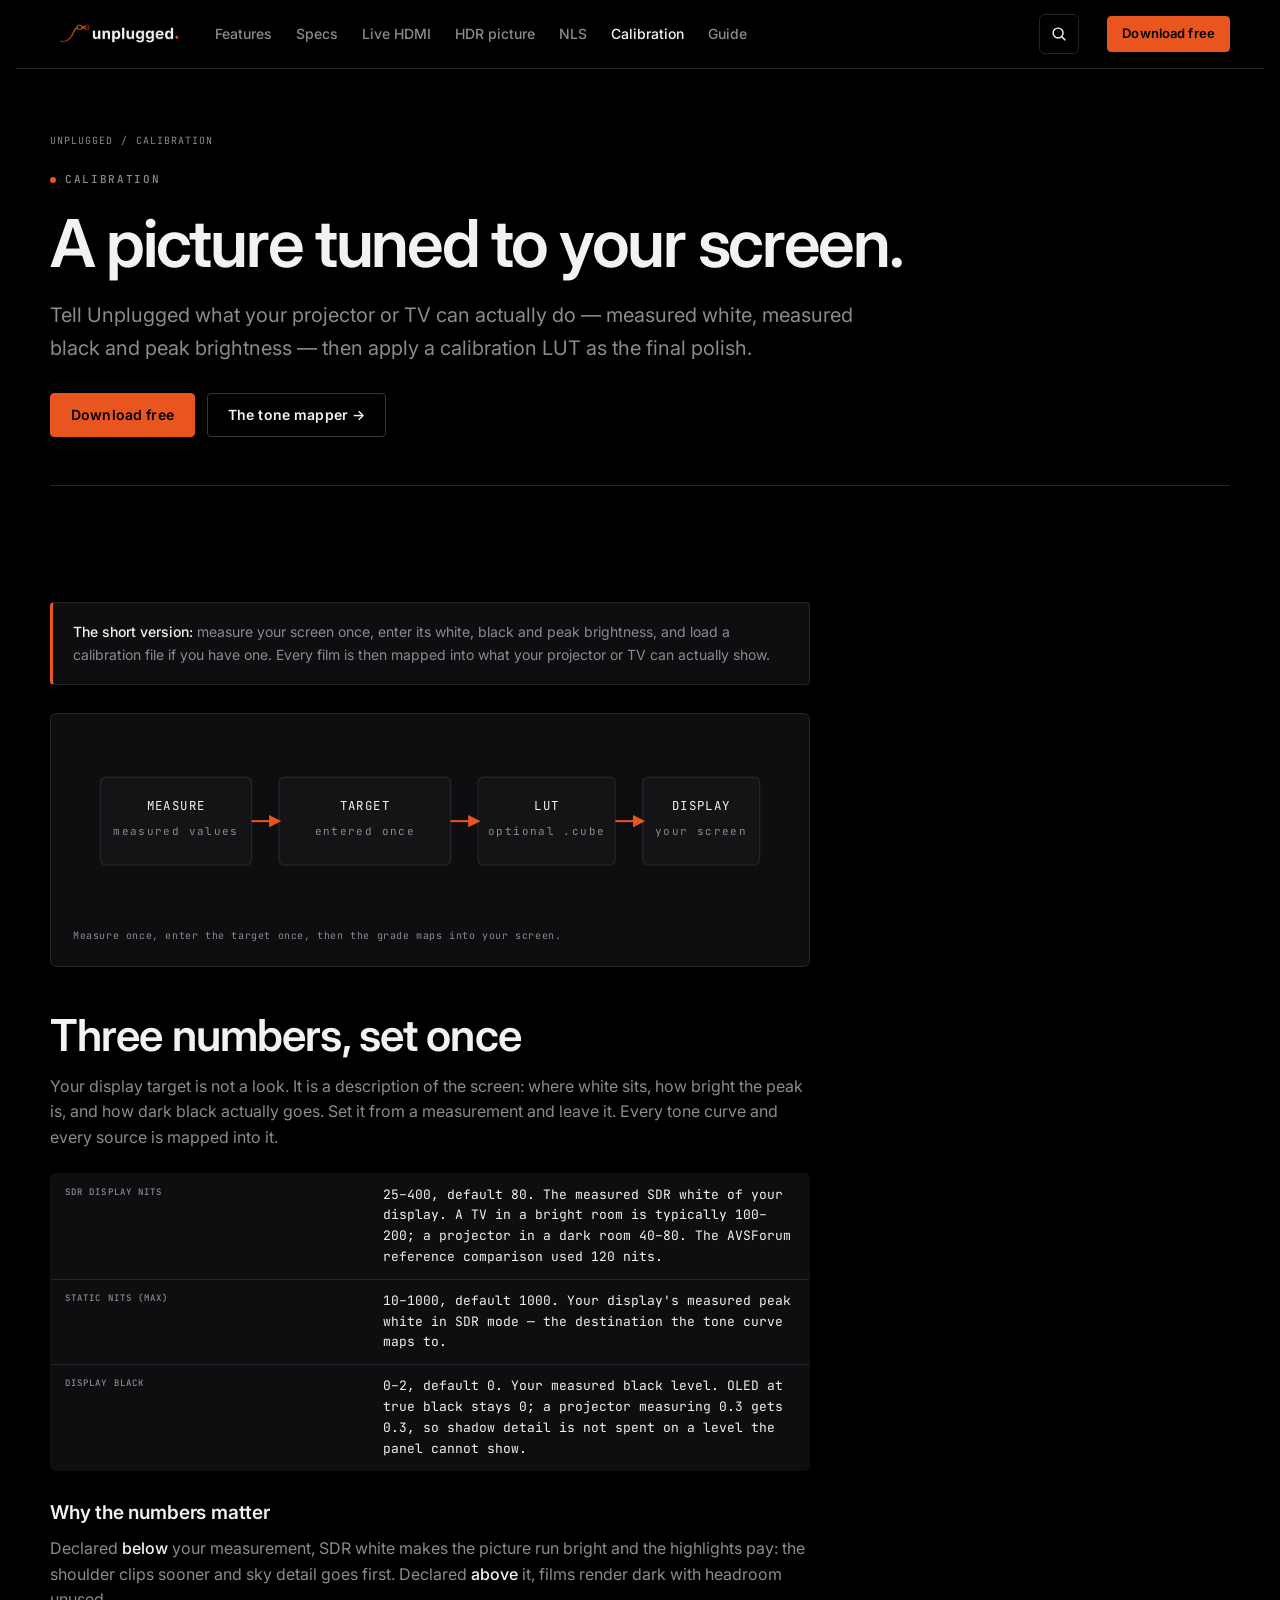
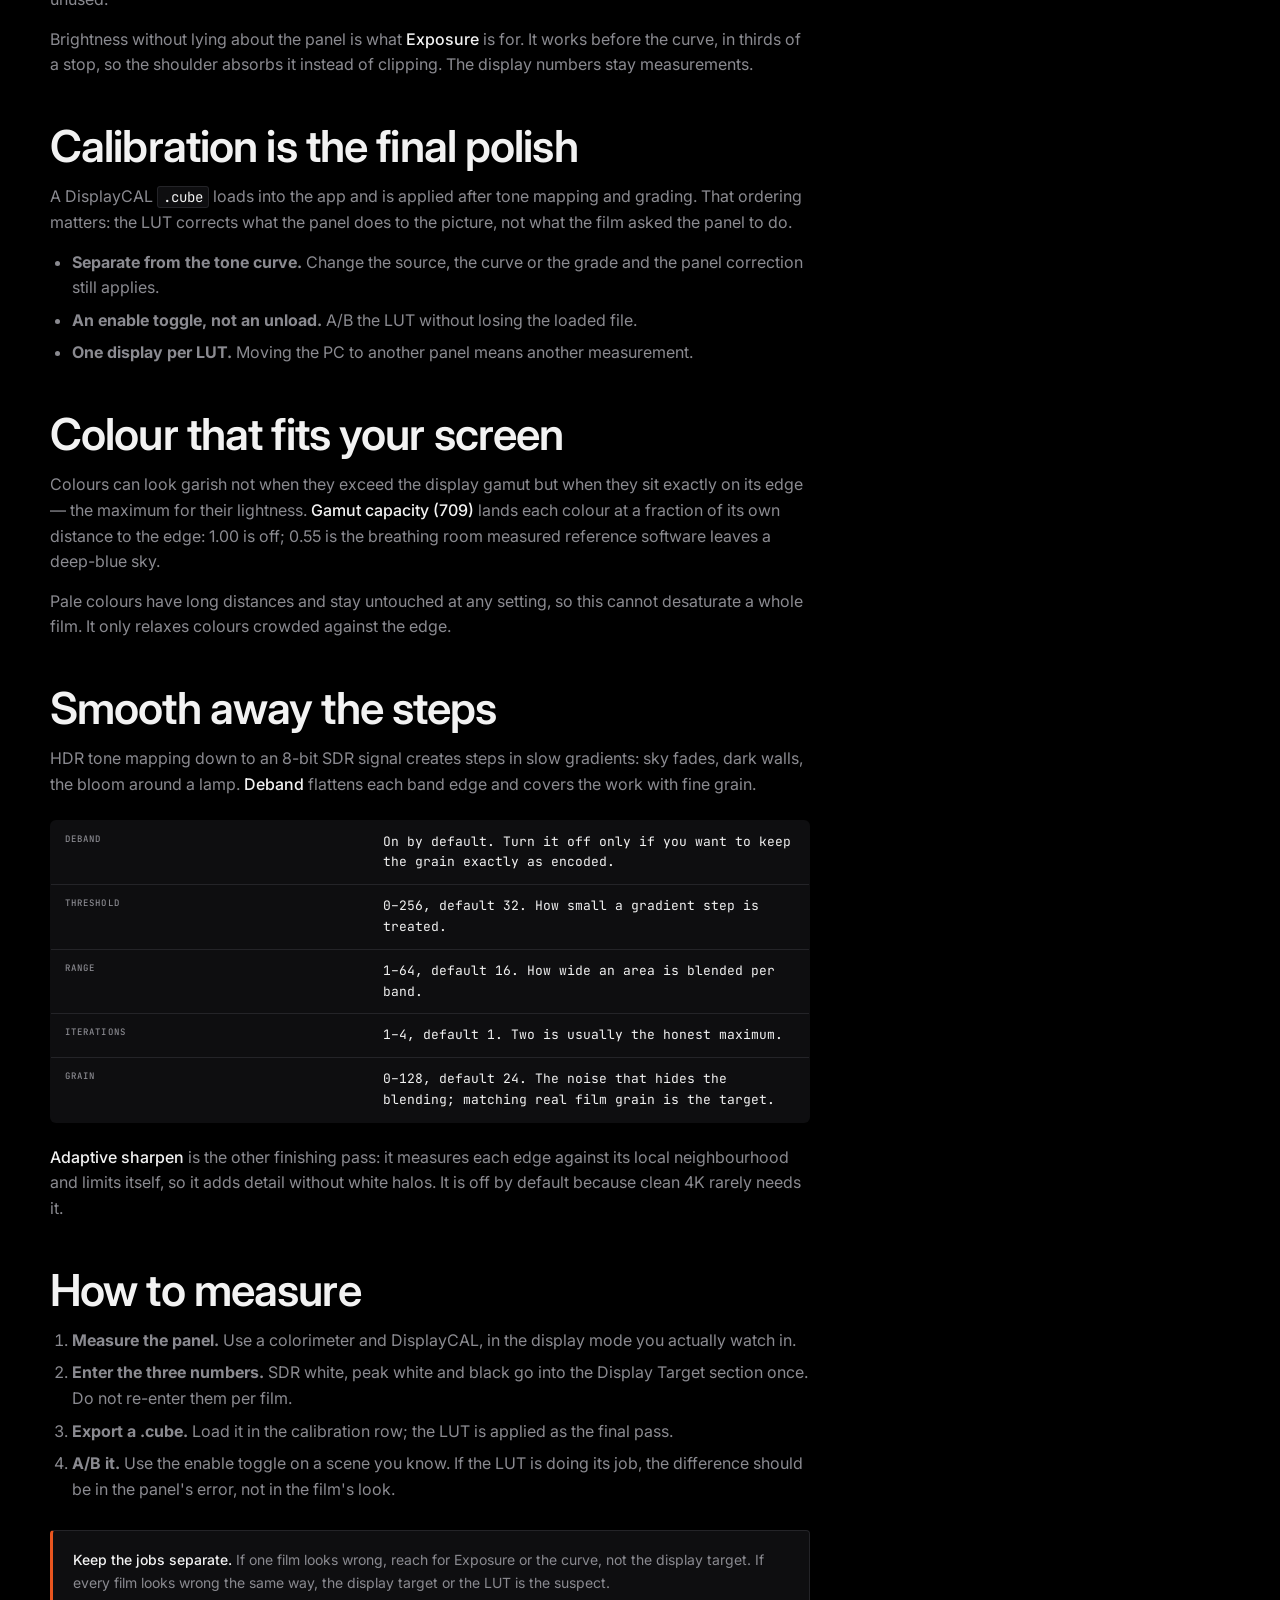
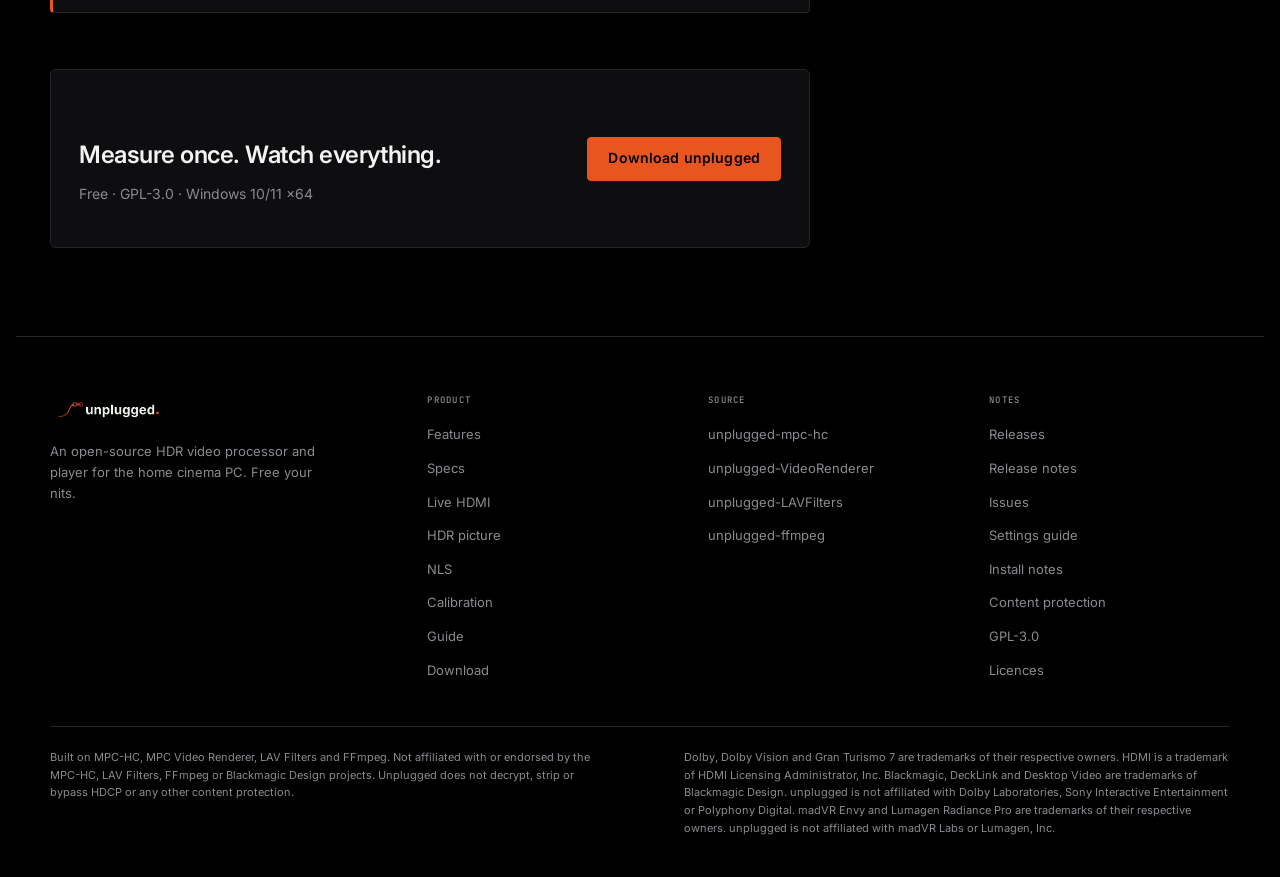
<file: website/calibration.html>
<!DOCTYPE html>
<html lang="en">
<head>
<meta charset="utf-8">
<meta name="viewport" content="width=device-width, initial-scale=1, viewport-fit=cover">
<title>Picture calibration for your projector or TV — unplugged</title>
<meta name="description" content="Set your screen's measured brightness and black level once, then apply a DisplayCAL .cube as the final polish. Unplugged keeps calibration separate from the film.">
<link rel="canonical" href="https://www.unpluggedvideo.com/calibration">
<meta property="og:url" content="https://www.unpluggedvideo.com/calibration">
<meta name="theme-color" content="#000000">
<meta property="og:type" content="article">
<meta property="og:site_name" content="unplugged">
<meta property="og:title" content="Picture calibration for your projector or TV">
<meta property="og:description" content="Measured white, measured black and a .cube applied as the final polish — separate from the film's tone mapping.">
<link rel="icon" href="assets/brand/png/unplugged-icon-32.png" sizes="32x32">
<link rel="icon" href="assets/brand/ico/unplugged.ico" sizes="any">
<link rel="apple-touch-icon" href="assets/brand/png/unplugged-icon-512.png">
<link rel="preconnect" href="https://fonts.googleapis.com">
<link rel="preconnect" href="https://fonts.gstatic.com" crossorigin>
<link rel="stylesheet" href="https://fonts.googleapis.com/css2?family=Inter:wght@400;500;600;700&family=JetBrains+Mono:wght@400;500&display=swap">
<link rel="stylesheet" href="styles.css">
</head>
<body>
<a class="skip" href="#main">Skip to content</a>

<header class="site-head">
  <div class="wrap head-in">
    <a class="brand" href="index.html" aria-label="unplugged home">
      <img src="assets/brand/wordmark/unplugged-wordmark.png" alt="unplugged" width="176" height="26">
    </a>
    <nav id="primary-nav" aria-label="Primary">
      <ul class="nav-links">
        <li><a href="index.html#features">Features</a></li>
        <li><a href="specs.html">Specs</a></li>
        <li><a href="decklink-capture.html">Live HDMI</a></li>
        <li><a href="hdr-tone-mapping.html">HDR picture</a></li>
        <li><a href="non-linear-stretch.html">NLS</a></li>
        <li><a href="calibration.html">Calibration</a></li>
        <li><a href="guide.html">Guide</a></li>
      </ul>
    </nav>
    <span class="head-spacer"></span>
    <a class="btn small head-cta" href="download.html">Download free</a>
    <button class="nav-toggle" type="button" aria-expanded="false" aria-controls="primary-nav" aria-label="Menu">
      <svg viewBox="0 0 20 20" fill="none" stroke="currentColor" stroke-width="1.6" aria-hidden="true">
        <path d="M3 5h14M3 10h14M3 15h14"/>
      </svg>
    </button>
  </div>
</header>

<main id="main">

  <section class="page-hero wrap">
    <div class="crumbs"><a href="index.html">unplugged</a><span>/</span><span>Calibration</span></div>
    <p class="eyebrow"><span class="dot"></span> Calibration</p>
    <h1>A picture tuned to your screen.</h1>
    <p class="lede">Tell Unplugged what your projector or TV can actually do — measured white, measured black and peak brightness — then apply a calibration LUT as the final polish.</p>
    <div class="actions">
      <a class="btn" href="download.html">Download free</a>
      <a class="btn ghost" href="hdr-tone-mapping.html">The tone mapper →</a>
    </div>
  </section>

  <section class="section wrap">
    <div class="prose">
      <div class="callout">
        <strong>The short version:</strong> measure your screen once, enter its white, black and peak brightness, and load a calibration file if you have one. Every film is then mapped into what your projector or TV can actually show.
      </div>

      <figure class="figure" style="margin: 26px 0;">
        <svg viewBox="0 0 520 130" role="img" aria-label="Calibration path: measure the screen, enter the display target once, optionally load a LUT, then display.">
          <defs>
            <marker id="cal-arrow" viewBox="0 0 10 10" refX="8" refY="5" markerWidth="6" markerHeight="6" orient="auto">
              <path d="M0 0 L10 5 L0 10 Z" fill="#E8551F"/>
            </marker>
          </defs>
          <g fill="#141416" stroke="#242428">
            <rect x="20" y="30" width="110" height="64" rx="4"/>
            <rect x="150" y="30" width="125" height="64" rx="4"/>
            <rect x="295" y="30" width="100" height="64" rx="4"/>
            <rect x="415" y="30" width="85" height="64" rx="4"/>
          </g>
          <g font-family="JetBrains Mono, monospace" font-size="9" letter-spacing="1" text-anchor="middle">
            <text x="75" y="54" fill="#F2F2F2">MEASURE</text>
            <text x="75" y="72" fill="#8A8A90" font-size="8">measured values</text>
            <text x="212.5" y="54" fill="#F2F2F2">TARGET</text>
            <text x="212.5" y="72" fill="#8A8A90" font-size="8">entered once</text>
            <text x="345" y="54" fill="#F2F2F2">LUT</text>
            <text x="345" y="72" fill="#8A8A90" font-size="8">optional .cube</text>
            <text x="457.5" y="54" fill="#F2F2F2">DISPLAY</text>
            <text x="457.5" y="72" fill="#8A8A90" font-size="8">your screen</text>
          </g>
          <g fill="none" stroke="#E8551F" stroke-width="1.5" marker-end="url(#cal-arrow)">
            <path d="M130 62 H150"/>
            <path d="M275 62 H295"/>
            <path d="M395 62 H415"/>
          </g>
        </svg>
        <figcaption>Measure once, enter the target once, then the grade maps into your screen.</figcaption>
      </figure>

      <h2>Three numbers, set once</h2>
      <p>Your display target is not a look. It is a description of the screen: where white sits, how bright the peak is, and how dark black actually goes. Set it from a measurement and leave it. Every tone curve and every source is mapped into it.</p>
      <table class="spec" style="margin: 22px 0;">
        <tbody>
          <tr><th>SDR display nits</th><td>25–400, default 80. The measured SDR white of your display. A TV in a bright room is typically 100–200; a projector in a dark room 40–80. The AVSForum reference comparison used 120 nits.</td></tr>
          <tr><th>Static nits (max)</th><td>10–1000, default 1000. Your display's measured peak white in SDR mode — the destination the tone curve maps to.</td></tr>
          <tr><th>Display black</th><td>0–2, default 0. Your measured black level. OLED at true black stays 0; a projector measuring 0.3 gets 0.3, so shadow detail is not spent on a level the panel cannot show.</td></tr>
        </tbody>
      </table>

      <h3>Why the numbers matter</h3>
      <p>Declared <strong>below</strong> your measurement, SDR white makes the picture run bright and the highlights pay: the shoulder clips sooner and sky detail goes first. Declared <strong>above</strong> it, films render dark with headroom unused.</p>
      <p>Brightness without lying about the panel is what <strong>Exposure</strong> is for. It works before the curve, in thirds of a stop, so the shoulder absorbs it instead of clipping. The display numbers stay measurements.</p>

      <h2>Calibration is the final polish</h2>
      <p>A DisplayCAL <code>.cube</code> loads into the app and is applied after tone mapping and grading. That ordering matters: the LUT corrects what the panel does to the picture, not what the film asked the panel to do.</p>
      <ul>
        <li><strong>Separate from the tone curve.</strong> Change the source, the curve or the grade and the panel correction still applies.</li>
        <li><strong>An enable toggle, not an unload.</strong> A/B the LUT without losing the loaded file.</li>
        <li><strong>One display per LUT.</strong> Moving the PC to another panel means another measurement.</li>
      </ul>

      <h2>Colour that fits your screen</h2>
      <p>Colours can look garish not when they exceed the display gamut but when they sit exactly on its edge — the maximum for their lightness. <strong>Gamut capacity (709)</strong> lands each colour at a fraction of its own distance to the edge: 1.00 is off; 0.55 is the breathing room measured reference software leaves a deep-blue sky.</p>
      <p>Pale colours have long distances and stay untouched at any setting, so this cannot desaturate a whole film. It only relaxes colours crowded against the edge.</p>

      <h2>Smooth away the steps</h2>
      <p>HDR tone mapping down to an 8-bit SDR signal creates steps in slow gradients: sky fades, dark walls, the bloom around a lamp. <strong>Deband</strong> flattens each band edge and covers the work with fine grain.</p>
      <table class="spec" style="margin: 22px 0;">
        <tbody>
          <tr><th>Deband</th><td>On by default. Turn it off only if you want to keep the grain exactly as encoded.</td></tr>
          <tr><th>Threshold</th><td>0–256, default 32. How small a gradient step is treated.</td></tr>
          <tr><th>Range</th><td>1–64, default 16. How wide an area is blended per band.</td></tr>
          <tr><th>Iterations</th><td>1–4, default 1. Two is usually the honest maximum.</td></tr>
          <tr><th>Grain</th><td>0–128, default 24. The noise that hides the blending; matching real film grain is the target.</td></tr>
        </tbody>
      </table>
      <p><strong>Adaptive sharpen</strong> is the other finishing pass: it measures each edge against its local neighbourhood and limits itself, so it adds detail without white halos. It is off by default because clean 4K rarely needs it.</p>

      <h2>How to measure</h2>
      <ol>
        <li><strong>Measure the panel.</strong> Use a colorimeter and DisplayCAL, in the display mode you actually watch in.</li>
        <li><strong>Enter the three numbers.</strong> SDR white, peak white and black go into the Display Target section once. Do not re-enter them per film.</li>
        <li><strong>Export a .cube.</strong> Load it in the calibration row; the LUT is applied as the final pass.</li>
        <li><strong>A/B it.</strong> Use the enable toggle on a scene you know. If the LUT is doing its job, the difference should be in the panel's error, not in the film's look.</li>
      </ol>

      <div class="callout">
        <strong>Keep the jobs separate.</strong> If one film looks wrong, reach for Exposure or the curve, not the display target. If every film looks wrong the same way, the display target or the LUT is the suspect.
      </div>

      <div class="page-cta">
        <div>
          <h2>Measure once. Watch everything.</h2>
          <p>Free · GPL-3.0 · Windows 10/11 x64</p>
        </div>
        <a class="btn" href="download.html">Download unplugged</a>
      </div>
    </div>
  </section>

</main>

<footer class="site-foot">
  <div class="wrap">
    <div class="foot-grid">
      <div class="foot-brand">
        <img src="assets/brand/wordmark/unplugged-wordmark.png" alt="unplugged" width="150" height="22">
        <p>An open-source HDR video processor and player for the home cinema PC. Free your nits.</p>
      </div>
      <div class="foot-col">
        <h4>Product</h4>
        <ul>
          <li><a href="index.html#features">Features</a></li>
        <li><a href="specs.html">Specs</a></li>
          <li><a href="decklink-capture.html">Live HDMI</a></li>
          <li><a href="hdr-tone-mapping.html">HDR picture</a></li>
          <li><a href="non-linear-stretch.html">NLS</a></li>
          <li><a href="calibration.html">Calibration</a></li>
        <li><a href="guide.html">Guide</a></li>
          <li><a href="download.html">Download</a></li>
        </ul>
      </div>
      <div class="foot-col">
        <h4>Source</h4>
        <ul>
          <li><a href="https://github.com/spedagadi/unplugged-mpc-hc">unplugged-mpc-hc</a></li>
          <li><a href="https://github.com/spedagadi/unplugged-VideoRenderer">unplugged-VideoRenderer</a></li>
          <li><a href="https://github.com/spedagadi/unplugged-LAVFilters">unplugged-LAVFilters</a></li>
          <li><a href="https://github.com/spedagadi/unplugged-ffmpeg">unplugged-ffmpeg</a></li>
        </ul>
      </div>
      <div class="foot-col">
        <h4>Notes</h4>
        <ul>
          <li><a href="https://github.com/spedagadi/unplugged-mpc-hc/releases">Releases</a></li>
          <li><a href="download.html#release-notes">Release notes</a></li>
          <li><a href="https://github.com/spedagadi/unplugged-mpc-hc/issues">Issues</a></li>
          <li><a href="https://github.com/spedagadi/unplugged-mpc-hc/blob/zion-s3-shell/docs/settings-guide.md">Settings guide</a></li>
          <li><a href="download.html">Install notes</a></li>
          <li><a href="content-protection.html">Content protection</a></li>
          <li><a href="https://www.gnu.org/licenses/gpl-3.0.html">GPL-3.0</a></li>
          <li><a href="download.html#licences">Licences</a></li>
        </ul>
      </div>
    </div>
    <div class="legal">
      <p>Built on MPC-HC, MPC Video Renderer, LAV Filters and FFmpeg. Not affiliated with or endorsed by the MPC-HC, LAV Filters, FFmpeg or Blackmagic Design projects. Unplugged does not decrypt, strip or bypass HDCP or any other content protection.</p>
      <p>Dolby, Dolby Vision and Gran Turismo 7 are trademarks of their respective owners. HDMI is a trademark of HDMI Licensing Administrator, Inc. Blackmagic, DeckLink and Desktop Video are trademarks of Blackmagic Design. unplugged is not affiliated with Dolby Laboratories, Sony Interactive Entertainment or Polyphony Digital. madVR Envy and Lumagen Radiance Pro are trademarks of their respective owners. unplugged is not affiliated with madVR Labs or Lumagen, Inc.</p>
    </div>
  </div>
</footer>

<script src="site.js"></script>
</body>
</html>
</file>
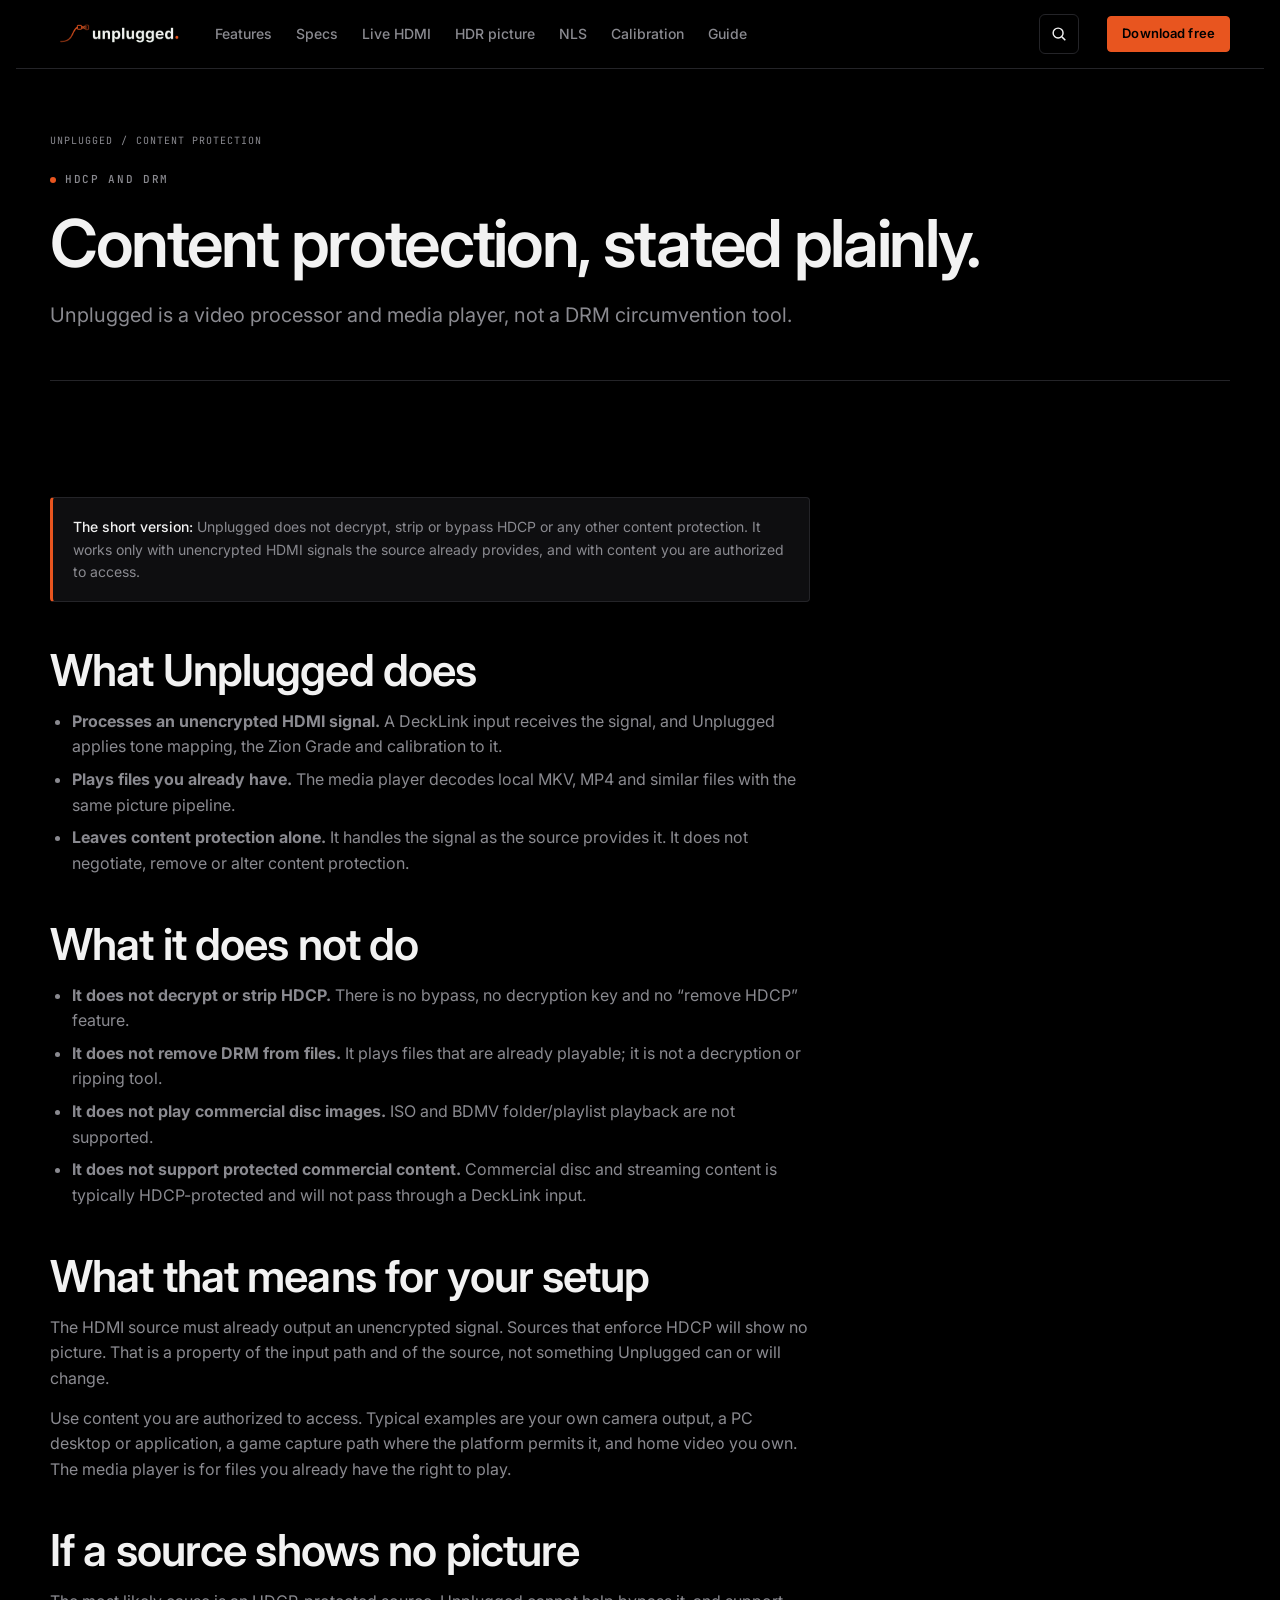
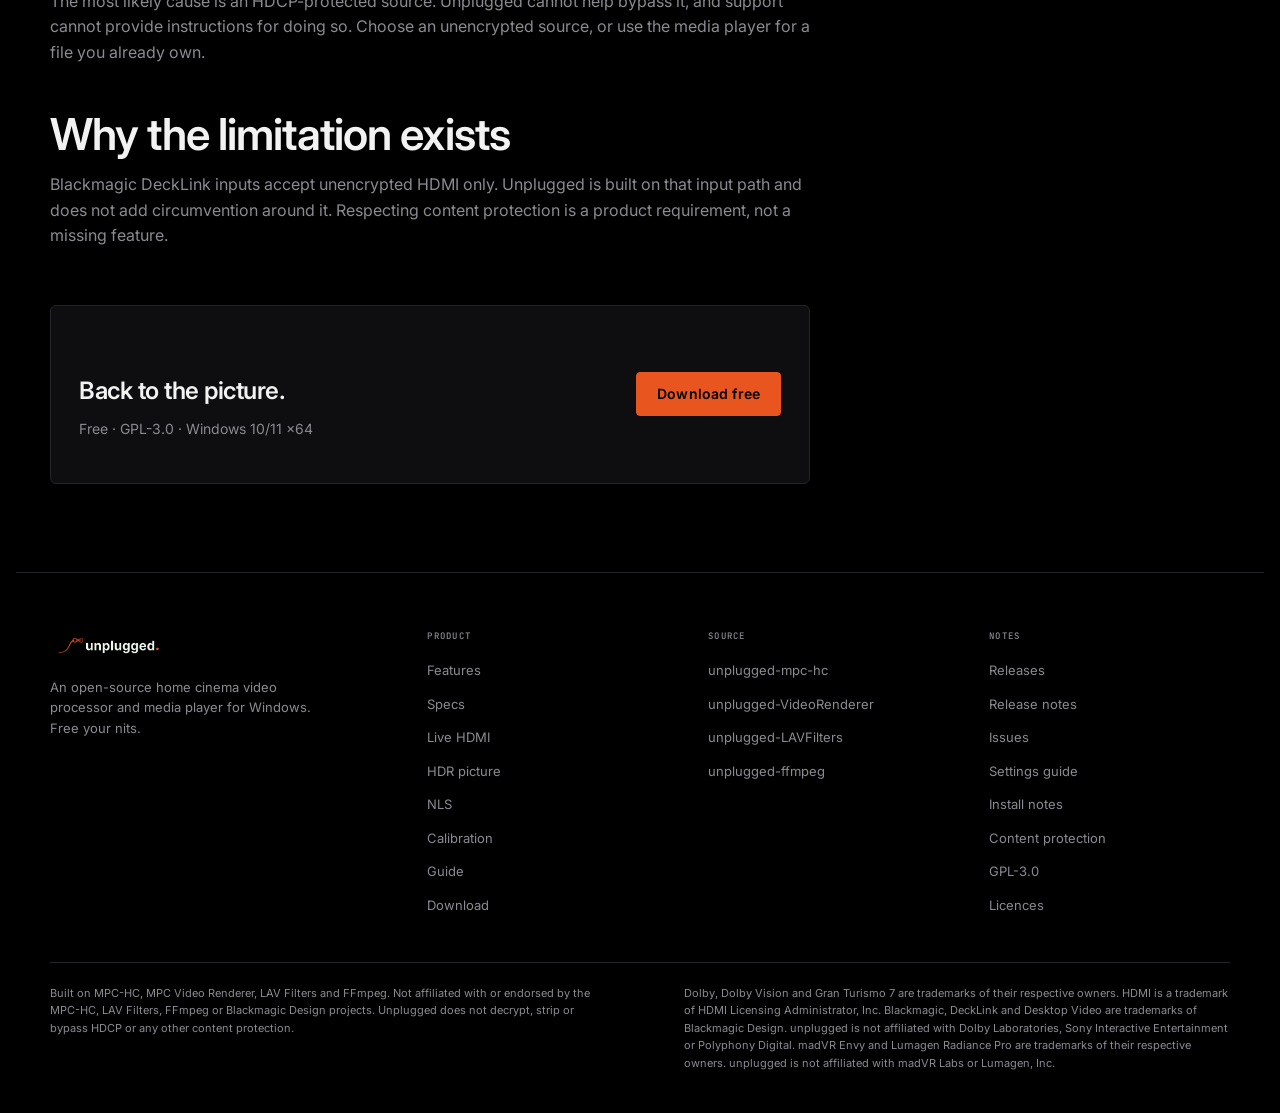
<file: website/content-protection.html>
<!DOCTYPE html>
<html lang="en">
<head>
<meta charset="utf-8">
<meta name="viewport" content="width=device-width, initial-scale=1, viewport-fit=cover">
<title>Content protection and HDCP — unplugged</title>
<meta name="description" content="Unplugged does not decrypt, strip or bypass HDCP or any other content protection. It works only with unencrypted HDMI signals and content you are authorized to access.">
<link rel="canonical" href="https://www.unpluggedvideo.com/content-protection">
<meta property="og:url" content="https://www.unpluggedvideo.com/content-protection">
<meta name="theme-color" content="#000000">
<meta property="og:type" content="article">
<meta property="og:site_name" content="unplugged">
<meta property="og:title" content="Content protection and HDCP">
<meta property="og:description" content="What Unplugged does, what it does not do, and what that means for your sources.">
<link rel="icon" href="assets/brand/png/unplugged-icon-32.png" sizes="32x32">
<link rel="icon" href="assets/brand/ico/unplugged.ico" sizes="any">
<link rel="apple-touch-icon" href="assets/brand/png/unplugged-icon-512.png">
<link rel="preconnect" href="https://fonts.googleapis.com">
<link rel="preconnect" href="https://fonts.gstatic.com" crossorigin>
<link rel="stylesheet" href="https://fonts.googleapis.com/css2?family=Inter:wght@400;500;600;700&family=JetBrains+Mono:wght@400;500&display=swap">
<link rel="stylesheet" href="styles.css">
</head>
<body>
<a class="skip" href="#main">Skip to content</a>

<header class="site-head">
  <div class="wrap head-in">
    <a class="brand" href="index.html" aria-label="unplugged home">
      <img src="assets/brand/wordmark/unplugged-wordmark.png" alt="unplugged" width="176" height="26">
    </a>
    <nav id="primary-nav" aria-label="Primary">
      <ul class="nav-links">
        <li><a href="index.html#features">Features</a></li>
        <li><a href="specs.html">Specs</a></li>
        <li><a href="decklink-capture.html">Live HDMI</a></li>
        <li><a href="hdr-tone-mapping.html">HDR picture</a></li>
        <li><a href="non-linear-stretch.html">NLS</a></li>
        <li><a href="calibration.html">Calibration</a></li>
        <li><a href="guide.html">Guide</a></li>
      </ul>
    </nav>
    <span class="head-spacer"></span>
    <a class="btn small head-cta" href="download.html">Download free</a>
    <button class="nav-toggle" type="button" aria-expanded="false" aria-controls="primary-nav" aria-label="Menu">
      <svg viewBox="0 0 20 20" fill="none" stroke="currentColor" stroke-width="1.6" aria-hidden="true">
        <path d="M3 5h14M3 10h14M3 15h14"/>
      </svg>
    </button>
  </div>
</header>

<main id="main">

  <section class="page-hero wrap">
    <div class="crumbs"><a href="index.html">unplugged</a><span>/</span><span>Content protection</span></div>
    <p class="eyebrow"><span class="dot"></span> HDCP and DRM</p>
    <h1>Content protection, stated plainly.</h1>
    <p class="lede">Unplugged is a video processor and media player, not a DRM circumvention tool.</p>
  </section>

  <section class="section wrap">
    <div class="prose">
      <div class="callout">
        <strong>The short version:</strong> Unplugged does not decrypt, strip or bypass HDCP or any other content protection. It works only with unencrypted HDMI signals the source already provides, and with content you are authorized to access.
      </div>

      <h2>What Unplugged does</h2>
      <ul>
        <li><strong>Processes an unencrypted HDMI signal.</strong> A DeckLink input receives the signal, and Unplugged applies tone mapping, the Zion Grade and calibration to it.</li>
        <li><strong>Plays files you already have.</strong> The media player decodes local MKV, MP4 and similar files with the same picture pipeline.</li>
        <li><strong>Leaves content protection alone.</strong> It handles the signal as the source provides it. It does not negotiate, remove or alter content protection.</li>
      </ul>

      <h2>What it does not do</h2>
      <ul>
        <li><strong>It does not decrypt or strip HDCP.</strong> There is no bypass, no decryption key and no “remove HDCP” feature.</li>
        <li><strong>It does not remove DRM from files.</strong> It plays files that are already playable; it is not a decryption or ripping tool.</li>
        <li><strong>It does not play commercial disc images.</strong> ISO and BDMV folder/playlist playback are not supported.</li>
        <li><strong>It does not support protected commercial content.</strong> Commercial disc and streaming content is typically HDCP-protected and will not pass through a DeckLink input.</li>
      </ul>

      <h2>What that means for your setup</h2>
      <p>The HDMI source must already output an unencrypted signal. Sources that enforce HDCP will show no picture. That is a property of the input path and of the source, not something Unplugged can or will change.</p>
      <p>Use content you are authorized to access. Typical examples are your own camera output, a PC desktop or application, a game capture path where the platform permits it, and home video you own. The media player is for files you already have the right to play.</p>

      <h2>If a source shows no picture</h2>
      <p>The most likely cause is an HDCP-protected source. Unplugged cannot help bypass it, and support cannot provide instructions for doing so. Choose an unencrypted source, or use the media player for a file you already own.</p>

      <h2>Why the limitation exists</h2>
      <p>Blackmagic DeckLink inputs accept unencrypted HDMI only. Unplugged is built on that input path and does not add circumvention around it. Respecting content protection is a product requirement, not a missing feature.</p>

      <div class="page-cta">
        <div>
          <h2>Back to the picture.</h2>
          <p>Free · GPL-3.0 · Windows 10/11 x64</p>
        </div>
        <a class="btn" href="download.html">Download free</a>
      </div>
    </div>
  </section>

</main>

<footer class="site-foot">
  <div class="wrap">
    <div class="foot-grid">
      <div class="foot-brand">
        <img src="assets/brand/wordmark/unplugged-wordmark.png" alt="unplugged" width="150" height="22">
        <p>An open-source home cinema video processor and media player for Windows. Free your nits.</p>
      </div>
      <div class="foot-col">
        <h4>Product</h4>
        <ul>
          <li><a href="index.html#features">Features</a></li>
        <li><a href="specs.html">Specs</a></li>
          <li><a href="decklink-capture.html">Live HDMI</a></li>
          <li><a href="hdr-tone-mapping.html">HDR picture</a></li>
          <li><a href="non-linear-stretch.html">NLS</a></li>
          <li><a href="calibration.html">Calibration</a></li>
        <li><a href="guide.html">Guide</a></li>
          <li><a href="download.html">Download</a></li>
        </ul>
      </div>
      <div class="foot-col">
        <h4>Source</h4>
        <ul>
          <li><a href="https://github.com/spedagadi/unplugged-mpc-hc">unplugged-mpc-hc</a></li>
          <li><a href="https://github.com/spedagadi/unplugged-VideoRenderer">unplugged-VideoRenderer</a></li>
          <li><a href="https://github.com/spedagadi/unplugged-LAVFilters">unplugged-LAVFilters</a></li>
          <li><a href="https://github.com/spedagadi/unplugged-ffmpeg">unplugged-ffmpeg</a></li>
        </ul>
      </div>
      <div class="foot-col">
        <h4>Notes</h4>
        <ul>
          <li><a href="https://github.com/spedagadi/unplugged-mpc-hc/releases">Releases</a></li>
          <li><a href="download.html#release-notes">Release notes</a></li>
          <li><a href="https://github.com/spedagadi/unplugged-mpc-hc/issues">Issues</a></li>
          <li><a href="https://github.com/spedagadi/unplugged-mpc-hc/blob/zion-s3-shell/docs/settings-guide.md">Settings guide</a></li>
          <li><a href="download.html">Install notes</a></li>
          <li><a href="content-protection.html">Content protection</a></li>
          <li><a href="https://www.gnu.org/licenses/gpl-3.0.html">GPL-3.0</a></li>
          <li><a href="download.html#licences">Licences</a></li>
        </ul>
      </div>
    </div>
    <div class="legal">
      <p>Built on MPC-HC, MPC Video Renderer, LAV Filters and FFmpeg. Not affiliated with or endorsed by the MPC-HC, LAV Filters, FFmpeg or Blackmagic Design projects. Unplugged does not decrypt, strip or bypass HDCP or any other content protection.</p>
      <p>Dolby, Dolby Vision and Gran Turismo 7 are trademarks of their respective owners. HDMI is a trademark of HDMI Licensing Administrator, Inc. Blackmagic, DeckLink and Desktop Video are trademarks of Blackmagic Design. unplugged is not affiliated with Dolby Laboratories, Sony Interactive Entertainment or Polyphony Digital. madVR Envy and Lumagen Radiance Pro are trademarks of their respective owners. unplugged is not affiliated with madVR Labs or Lumagen, Inc.</p>
    </div>
  </div>
</footer>

<script src="site.js"></script>
</body>
</html>
</file>
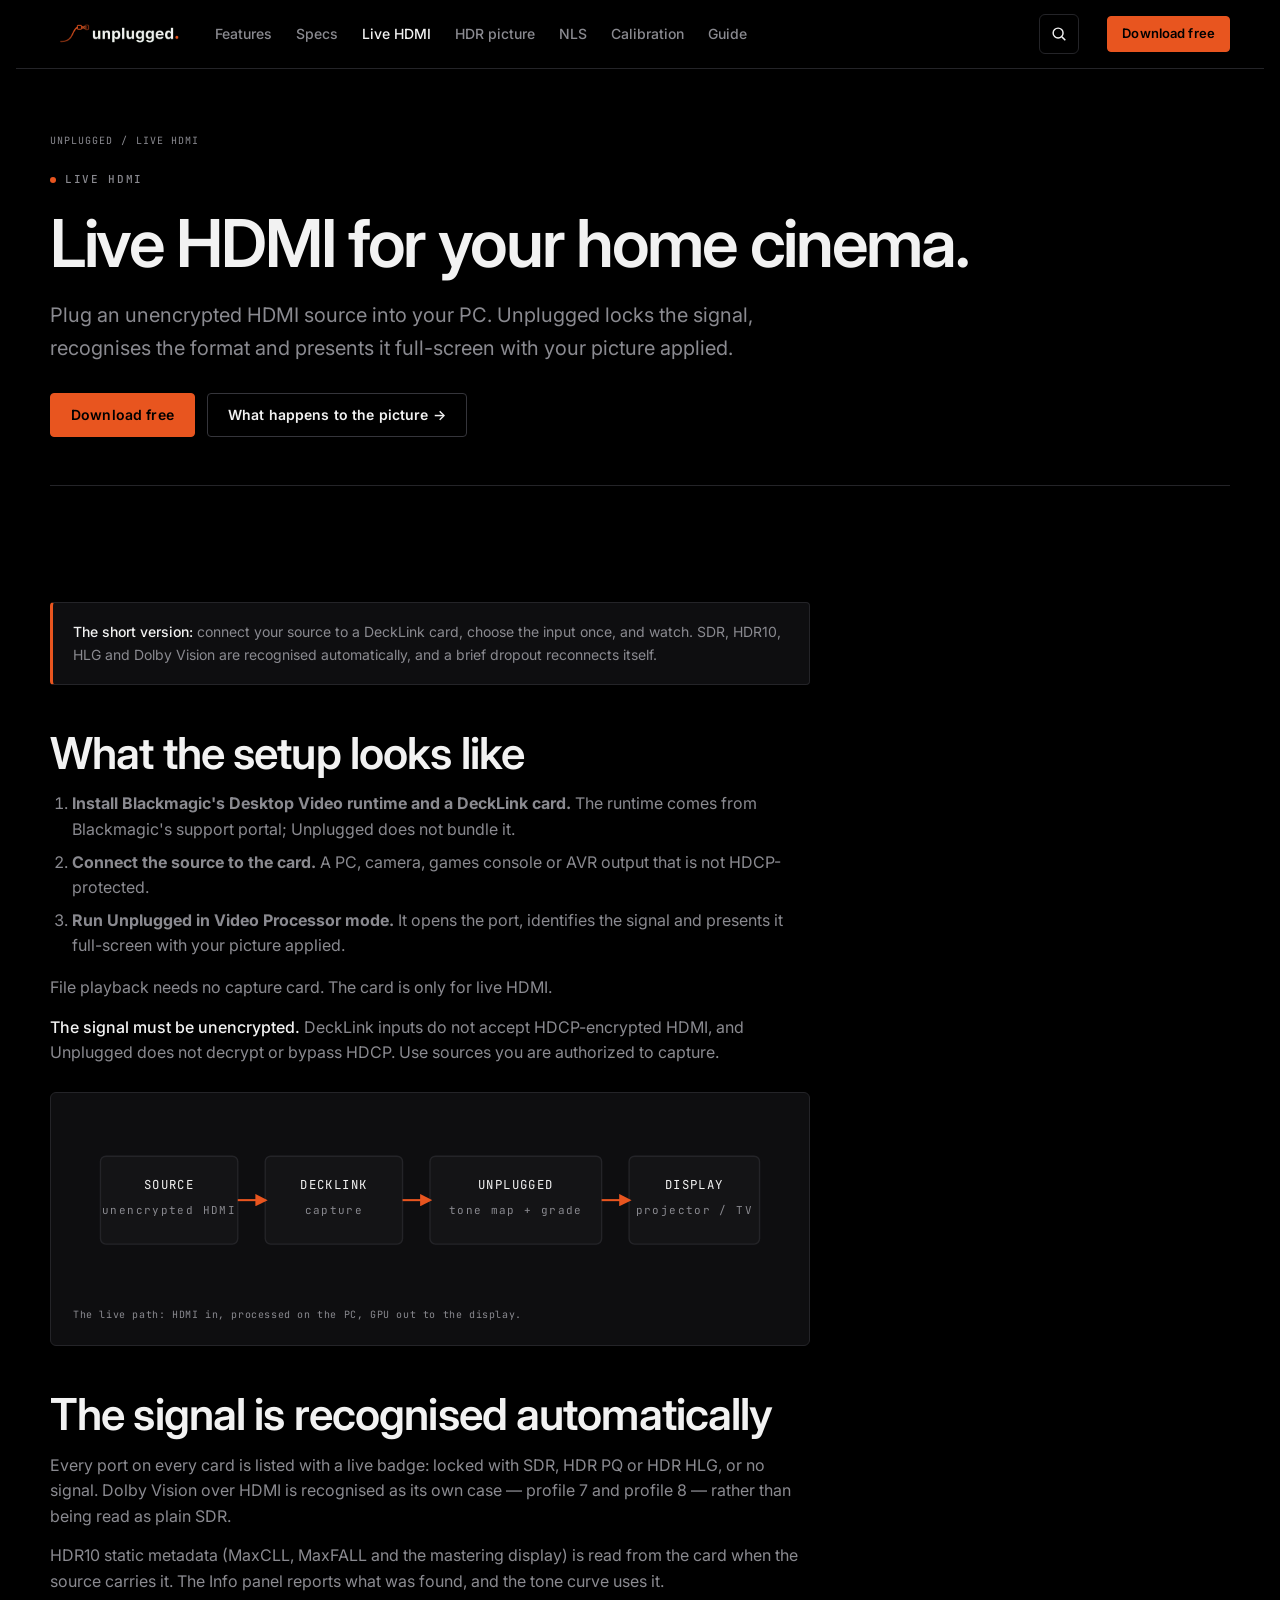
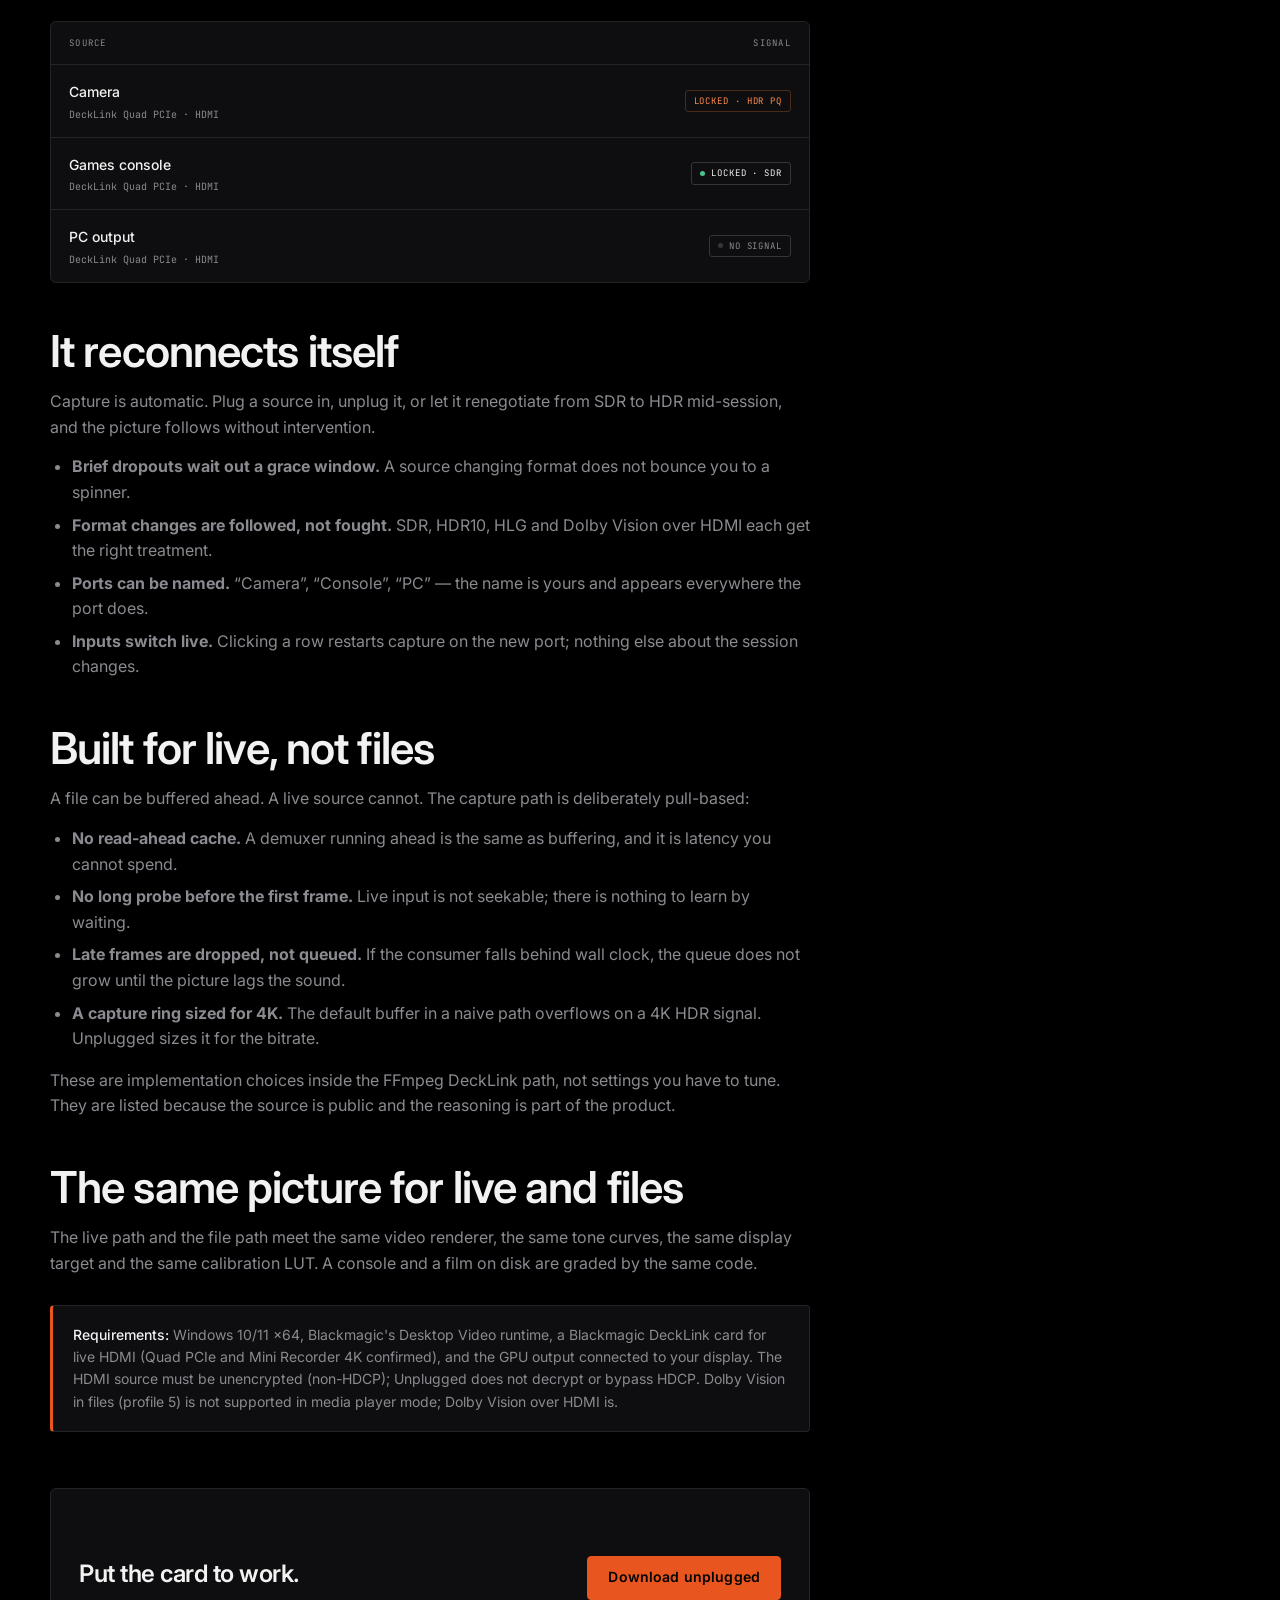
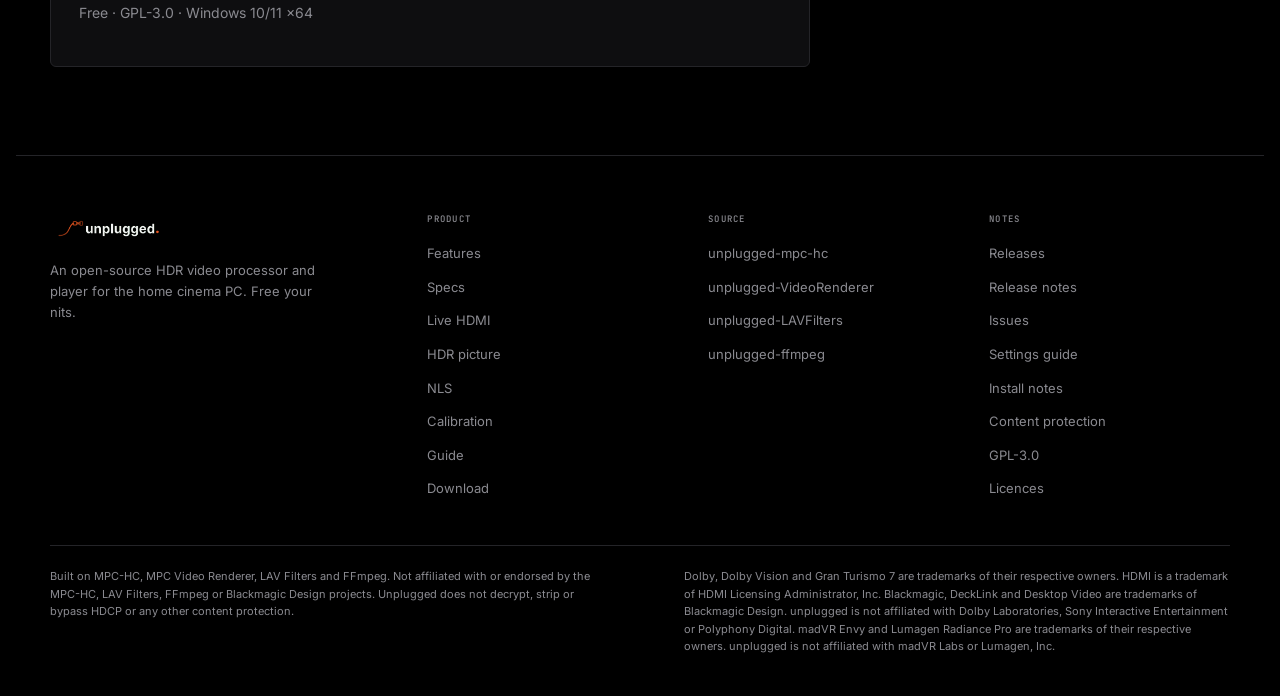
<file: website/decklink-capture.html>
<!DOCTYPE html>
<html lang="en">
<head>
<meta charset="utf-8">
<meta name="viewport" content="width=device-width, initial-scale=1, viewport-fit=cover">
<title>Live HDMI video processor for home cinema — unplugged</title>
<meta name="description" content="Plug an unencrypted HDMI source into your PC and watch 4K HDR on your projector or TV. Unplugged locks the signal, recognises the format and applies your picture automatically.">
<link rel="canonical" href="https://www.unpluggedvideo.com/decklink-capture">
<meta property="og:url" content="https://www.unpluggedvideo.com/decklink-capture">
<meta name="theme-color" content="#000000">
<meta property="og:type" content="article">
<meta property="og:site_name" content="unplugged">
<meta property="og:title" content="Live HDMI video processor for home cinema">
<meta property="og:description" content="An unencrypted HDMI source into your PC — and 4K HDR out to your projector or TV.">
<link rel="icon" href="assets/brand/png/unplugged-icon-32.png" sizes="32x32">
<link rel="icon" href="assets/brand/ico/unplugged.ico" sizes="any">
<link rel="apple-touch-icon" href="assets/brand/png/unplugged-icon-512.png">
<link rel="preconnect" href="https://fonts.googleapis.com">
<link rel="preconnect" href="https://fonts.gstatic.com" crossorigin>
<link rel="stylesheet" href="https://fonts.googleapis.com/css2?family=Inter:wght@400;500;600;700&family=JetBrains+Mono:wght@400;500&display=swap">
<link rel="stylesheet" href="styles.css">
</head>
<body>
<a class="skip" href="#main">Skip to content</a>

<header class="site-head">
  <div class="wrap head-in">
    <a class="brand" href="index.html" aria-label="unplugged home">
      <img src="assets/brand/wordmark/unplugged-wordmark.png" alt="unplugged" width="176" height="26">
    </a>
    <nav id="primary-nav" aria-label="Primary">
      <ul class="nav-links">
        <li><a href="index.html#features">Features</a></li>
        <li><a href="specs.html">Specs</a></li>
        <li><a href="decklink-capture.html">Live HDMI</a></li>
        <li><a href="hdr-tone-mapping.html">HDR picture</a></li>
        <li><a href="non-linear-stretch.html">NLS</a></li>
        <li><a href="calibration.html">Calibration</a></li>
        <li><a href="guide.html">Guide</a></li>
      </ul>
    </nav>
    <span class="head-spacer"></span>
    <a class="btn small head-cta" href="download.html">Download free</a>
    <button class="nav-toggle" type="button" aria-expanded="false" aria-controls="primary-nav" aria-label="Menu">
      <svg viewBox="0 0 20 20" fill="none" stroke="currentColor" stroke-width="1.6" aria-hidden="true">
        <path d="M3 5h14M3 10h14M3 15h14"/>
      </svg>
    </button>
  </div>
</header>

<main id="main">

  <section class="page-hero wrap">
    <div class="crumbs"><a href="index.html">unplugged</a><span>/</span><span>Live HDMI</span></div>
    <p class="eyebrow"><span class="dot"></span> Live HDMI</p>
    <h1>Live HDMI for your home cinema.</h1>
    <p class="lede">Plug an unencrypted HDMI source into your PC. Unplugged locks the signal, recognises the format and presents it full-screen with your picture applied.</p>
    <div class="actions">
      <a class="btn" href="download.html">Download free</a>
      <a class="btn ghost" href="hdr-tone-mapping.html">What happens to the picture →</a>
    </div>
  </section>

  <section class="section wrap">
    <div class="prose">
      <div class="callout">
        <strong>The short version:</strong> connect your source to a DeckLink card, choose the input once, and watch. SDR, HDR10, HLG and Dolby Vision are recognised automatically, and a brief dropout reconnects itself.
      </div>

      <h2>What the setup looks like</h2>
      <ol>
        <li><strong>Install Blackmagic's Desktop Video runtime and a DeckLink card.</strong> The runtime comes from Blackmagic's support portal; Unplugged does not bundle it.</li>
        <li><strong>Connect the source to the card.</strong> A PC, camera, games console or AVR output that is not HDCP-protected.</li>
        <li><strong>Run Unplugged in Video Processor mode.</strong> It opens the port, identifies the signal and presents it full-screen with your picture applied.</li>
      </ol>
      <p>File playback needs no capture card. The card is only for live HDMI.</p>
      <p><strong>The signal must be unencrypted.</strong> DeckLink inputs do not accept HDCP-encrypted HDMI, and Unplugged does not decrypt or bypass HDCP. Use sources you are authorized to capture.</p>

      <figure class="figure" style="margin: 26px 0;">
        <svg viewBox="0 0 520 130" role="img" aria-label="Live path: an unencrypted HDMI source, DeckLink capture, Unplugged processing, and the display.">
          <defs>
            <marker id="live-arrow" viewBox="0 0 10 10" refX="8" refY="5" markerWidth="6" markerHeight="6" orient="auto">
              <path d="M0 0 L10 5 L0 10 Z" fill="#E8551F"/>
            </marker>
          </defs>
          <g fill="#141416" stroke="#242428">
            <rect x="20" y="30" width="100" height="64" rx="4"/>
            <rect x="140" y="30" width="100" height="64" rx="4"/>
            <rect x="260" y="30" width="125" height="64" rx="4"/>
            <rect x="405" y="30" width="95" height="64" rx="4"/>
          </g>
          <g font-family="JetBrains Mono, monospace" font-size="9" letter-spacing="1" text-anchor="middle">
            <text x="70" y="54" fill="#F2F2F2">SOURCE</text>
            <text x="70" y="72" fill="#8A8A90" font-size="8">unencrypted HDMI</text>
            <text x="190" y="54" fill="#F2F2F2">DECKLINK</text>
            <text x="190" y="72" fill="#8A8A90" font-size="8">capture</text>
            <text x="322.5" y="54" fill="#F2F2F2">UNPLUGGED</text>
            <text x="322.5" y="72" fill="#8A8A90" font-size="8">tone map + grade</text>
            <text x="452.5" y="54" fill="#F2F2F2">DISPLAY</text>
            <text x="452.5" y="72" fill="#8A8A90" font-size="8">projector / TV</text>
          </g>
          <g fill="none" stroke="#E8551F" stroke-width="1.5" marker-end="url(#live-arrow)">
            <path d="M120 62 H140"/>
            <path d="M240 62 H260"/>
            <path d="M385 62 H405"/>
          </g>
        </svg>
        <figcaption>The live path: HDMI in, processed on the PC, GPU out to the display.</figcaption>
      </figure>

      <h2>The signal is recognised automatically</h2>
      <p>Every port on every card is listed with a live badge: locked with SDR, HDR PQ or HDR HLG, or no signal. Dolby Vision over HDMI is recognised as its own case — profile 7 and profile 8 — rather than being read as plain SDR.</p>
      <p>HDR10 static metadata (MaxCLL, MaxFALL and the mastering display) is read from the card when the source carries it. The Info panel reports what was found, and the tone curve uses it.</p>

      <div class="ports" style="margin: 26px 0;" aria-label="Example input list">
        <div class="ports-head"><span>Source</span><span>Signal</span></div>
        <div class="port">
          <div><span class="port-name">Camera</span><span class="port-sub">DeckLink Quad PCIe · HDMI</span></div>
          <span class="badge hdr">Locked · HDR PQ</span>
        </div>
        <div class="port">
          <div><span class="port-name">Games console</span><span class="port-sub">DeckLink Quad PCIe · HDMI</span></div>
          <span class="badge lock">Locked · SDR</span>
        </div>
        <div class="port">
          <div><span class="port-name">PC output</span><span class="port-sub">DeckLink Quad PCIe · HDMI</span></div>
          <span class="badge off">No signal</span>
        </div>
      </div>

      <h2>It reconnects itself</h2>
      <p>Capture is automatic. Plug a source in, unplug it, or let it renegotiate from SDR to HDR mid-session, and the picture follows without intervention.</p>
      <ul>
        <li><strong>Brief dropouts wait out a grace window.</strong> A source changing format does not bounce you to a spinner.</li>
        <li><strong>Format changes are followed, not fought.</strong> SDR, HDR10, HLG and Dolby Vision over HDMI each get the right treatment.</li>
        <li><strong>Ports can be named.</strong> “Camera”, “Console”, “PC” — the name is yours and appears everywhere the port does.</li>
        <li><strong>Inputs switch live.</strong> Clicking a row restarts capture on the new port; nothing else about the session changes.</li>
      </ul>

      <h2>Built for live, not files</h2>
      <p>A file can be buffered ahead. A live source cannot. The capture path is deliberately pull-based:</p>
      <ul>
        <li><strong>No read-ahead cache.</strong> A demuxer running ahead is the same as buffering, and it is latency you cannot spend.</li>
        <li><strong>No long probe before the first frame.</strong> Live input is not seekable; there is nothing to learn by waiting.</li>
        <li><strong>Late frames are dropped, not queued.</strong> If the consumer falls behind wall clock, the queue does not grow until the picture lags the sound.</li>
        <li><strong>A capture ring sized for 4K.</strong> The default buffer in a naive path overflows on a 4K HDR signal. Unplugged sizes it for the bitrate.</li>
      </ul>
      <p>These are implementation choices inside the FFmpeg DeckLink path, not settings you have to tune. They are listed because the source is public and the reasoning is part of the product.</p>

      <h2>The same picture for live and files</h2>
      <p>The live path and the file path meet the same video renderer, the same tone curves, the same display target and the same calibration LUT. A console and a film on disk are graded by the same code.</p>

      <div class="callout">
        <strong>Requirements:</strong> Windows 10/11 x64, Blackmagic's Desktop Video runtime, a Blackmagic DeckLink card for live HDMI (Quad PCIe and Mini Recorder 4K confirmed), and the GPU output connected to your display. The HDMI source must be unencrypted (non-HDCP); Unplugged does not decrypt or bypass HDCP. Dolby Vision in files (profile 5) is not supported in media player mode; Dolby Vision over HDMI is.
      </div>

      <div class="page-cta">
        <div>
          <h2>Put the card to work.</h2>
          <p>Free · GPL-3.0 · Windows 10/11 x64</p>
        </div>
        <a class="btn" href="download.html">Download unplugged</a>
      </div>
    </div>
  </section>

</main>

<footer class="site-foot">
  <div class="wrap">
    <div class="foot-grid">
      <div class="foot-brand">
        <img src="assets/brand/wordmark/unplugged-wordmark.png" alt="unplugged" width="150" height="22">
        <p>An open-source HDR video processor and player for the home cinema PC. Free your nits.</p>
      </div>
      <div class="foot-col">
        <h4>Product</h4>
        <ul>
          <li><a href="index.html#features">Features</a></li>
        <li><a href="specs.html">Specs</a></li>
          <li><a href="decklink-capture.html">Live HDMI</a></li>
          <li><a href="hdr-tone-mapping.html">HDR picture</a></li>
          <li><a href="non-linear-stretch.html">NLS</a></li>
          <li><a href="calibration.html">Calibration</a></li>
        <li><a href="guide.html">Guide</a></li>
          <li><a href="download.html">Download</a></li>
        </ul>
      </div>
      <div class="foot-col">
        <h4>Source</h4>
        <ul>
          <li><a href="https://github.com/spedagadi/unplugged-mpc-hc">unplugged-mpc-hc</a></li>
          <li><a href="https://github.com/spedagadi/unplugged-VideoRenderer">unplugged-VideoRenderer</a></li>
          <li><a href="https://github.com/spedagadi/unplugged-LAVFilters">unplugged-LAVFilters</a></li>
          <li><a href="https://github.com/spedagadi/unplugged-ffmpeg">unplugged-ffmpeg</a></li>
        </ul>
      </div>
      <div class="foot-col">
        <h4>Notes</h4>
        <ul>
          <li><a href="https://github.com/spedagadi/unplugged-mpc-hc/releases">Releases</a></li>
          <li><a href="download.html#release-notes">Release notes</a></li>
          <li><a href="https://github.com/spedagadi/unplugged-mpc-hc/issues">Issues</a></li>
          <li><a href="https://github.com/spedagadi/unplugged-mpc-hc/blob/zion-s3-shell/docs/settings-guide.md">Settings guide</a></li>
          <li><a href="download.html">Install notes</a></li>
          <li><a href="content-protection.html">Content protection</a></li>
          <li><a href="https://www.gnu.org/licenses/gpl-3.0.html">GPL-3.0</a></li>
          <li><a href="download.html#licences">Licences</a></li>
        </ul>
      </div>
    </div>
    <div class="legal">
      <p>Built on MPC-HC, MPC Video Renderer, LAV Filters and FFmpeg. Not affiliated with or endorsed by the MPC-HC, LAV Filters, FFmpeg or Blackmagic Design projects. Unplugged does not decrypt, strip or bypass HDCP or any other content protection.</p>
      <p>Dolby, Dolby Vision and Gran Turismo 7 are trademarks of their respective owners. HDMI is a trademark of HDMI Licensing Administrator, Inc. Blackmagic, DeckLink and Desktop Video are trademarks of Blackmagic Design. unplugged is not affiliated with Dolby Laboratories, Sony Interactive Entertainment or Polyphony Digital. madVR Envy and Lumagen Radiance Pro are trademarks of their respective owners. unplugged is not affiliated with madVR Labs or Lumagen, Inc.</p>
    </div>
  </div>
</footer>

<script src="site.js"></script>
</body>
</html>
</file>
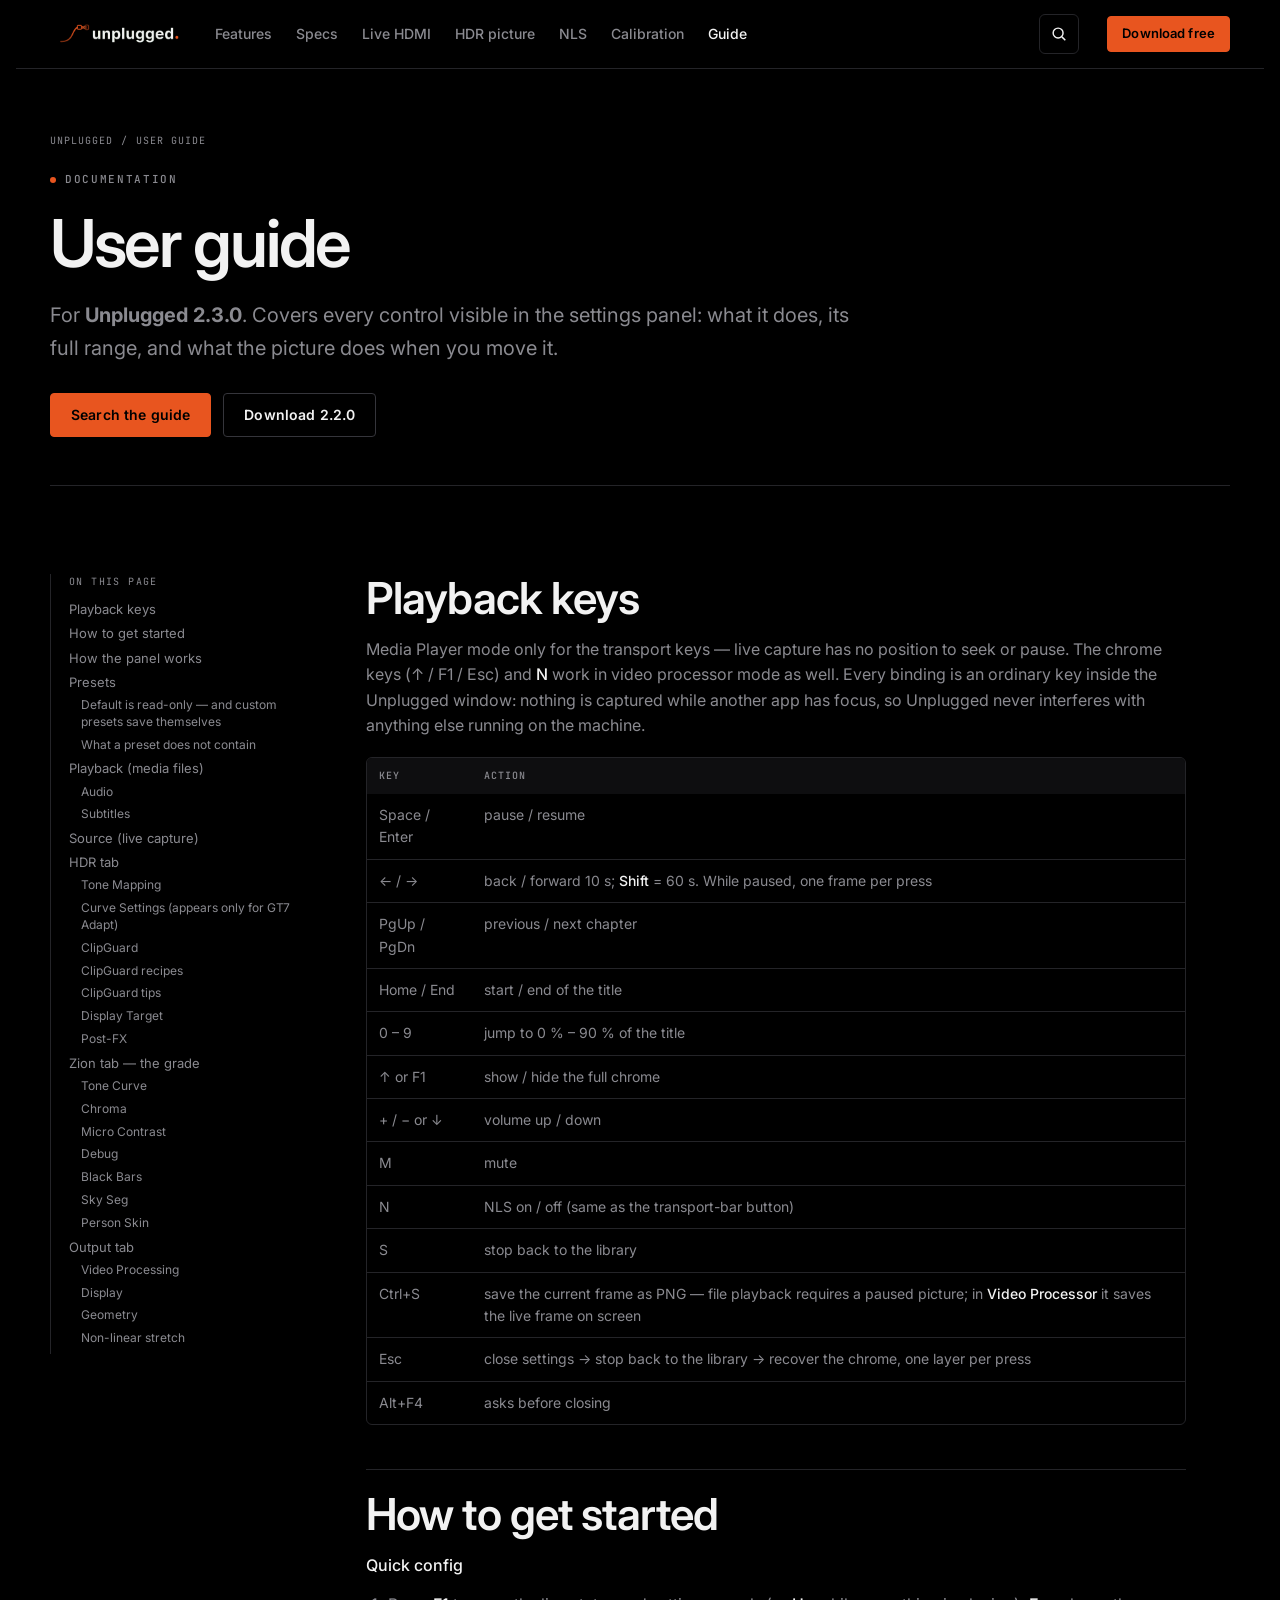
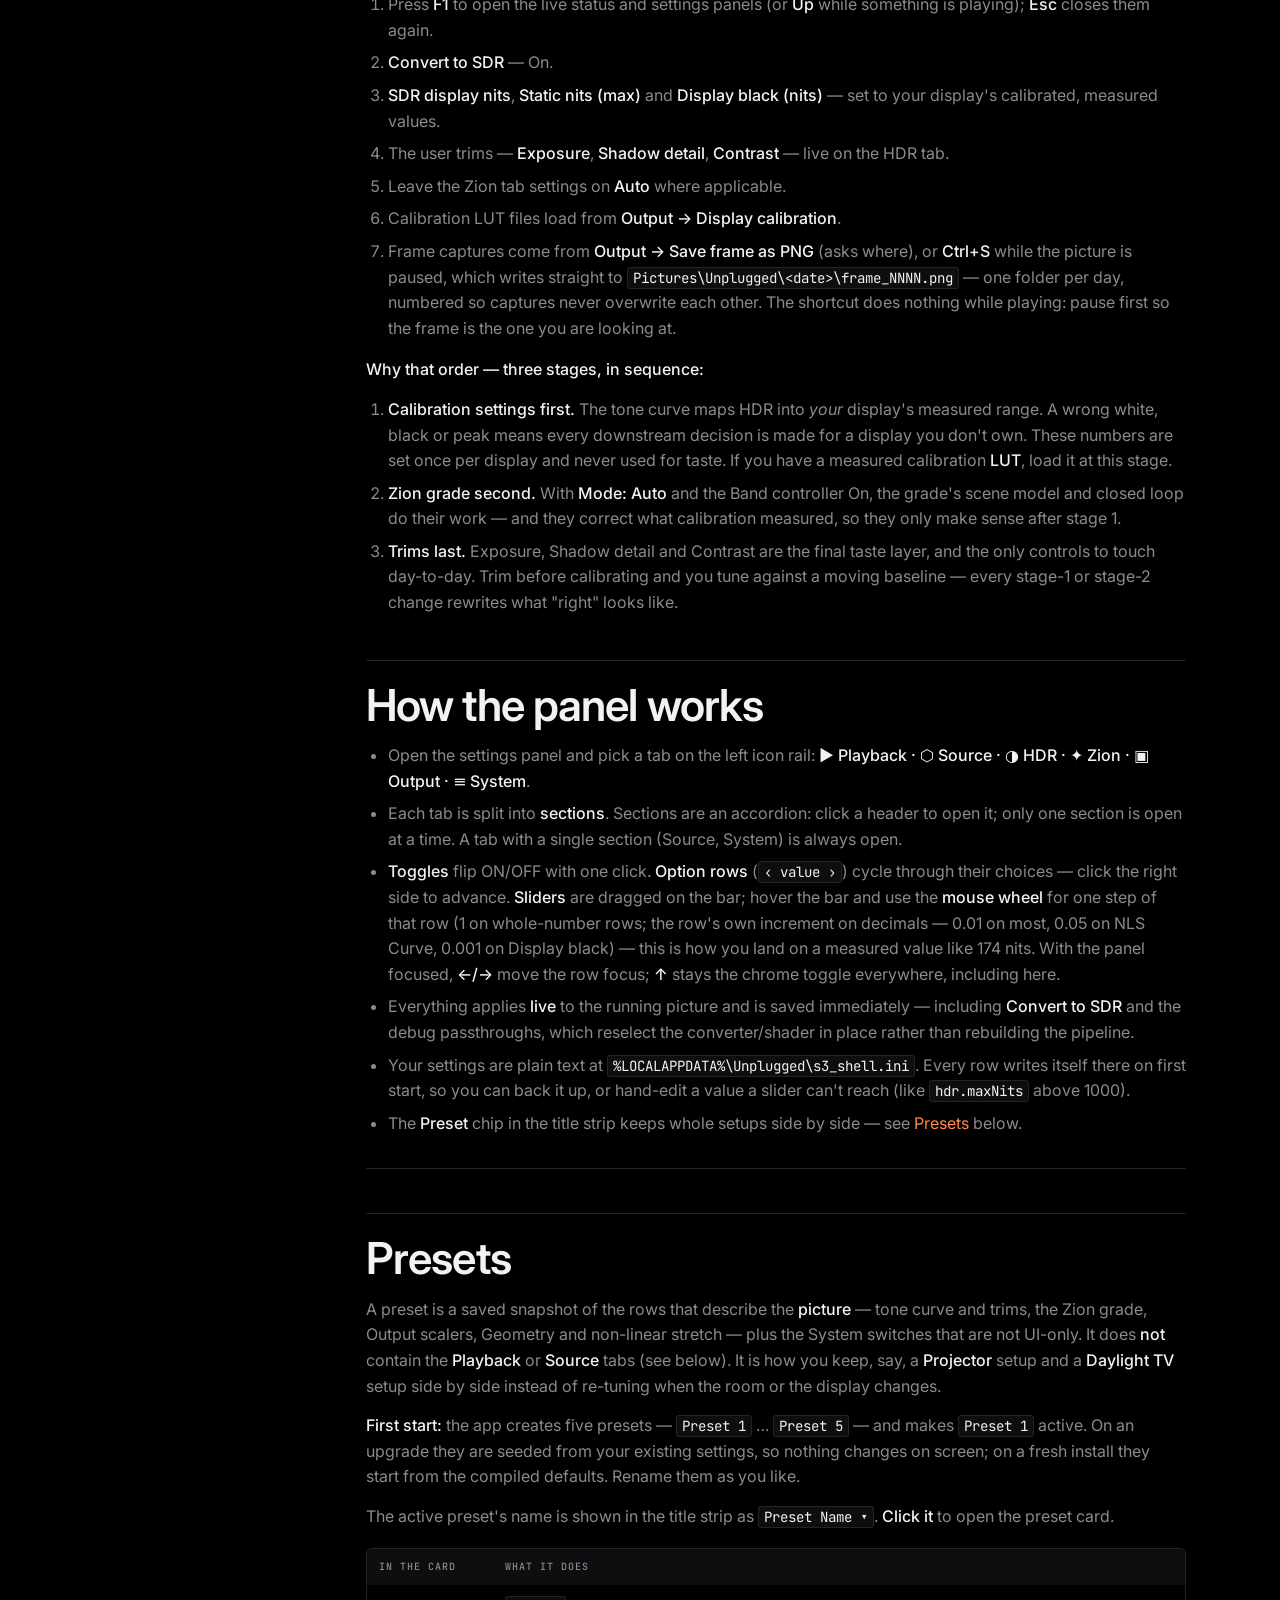
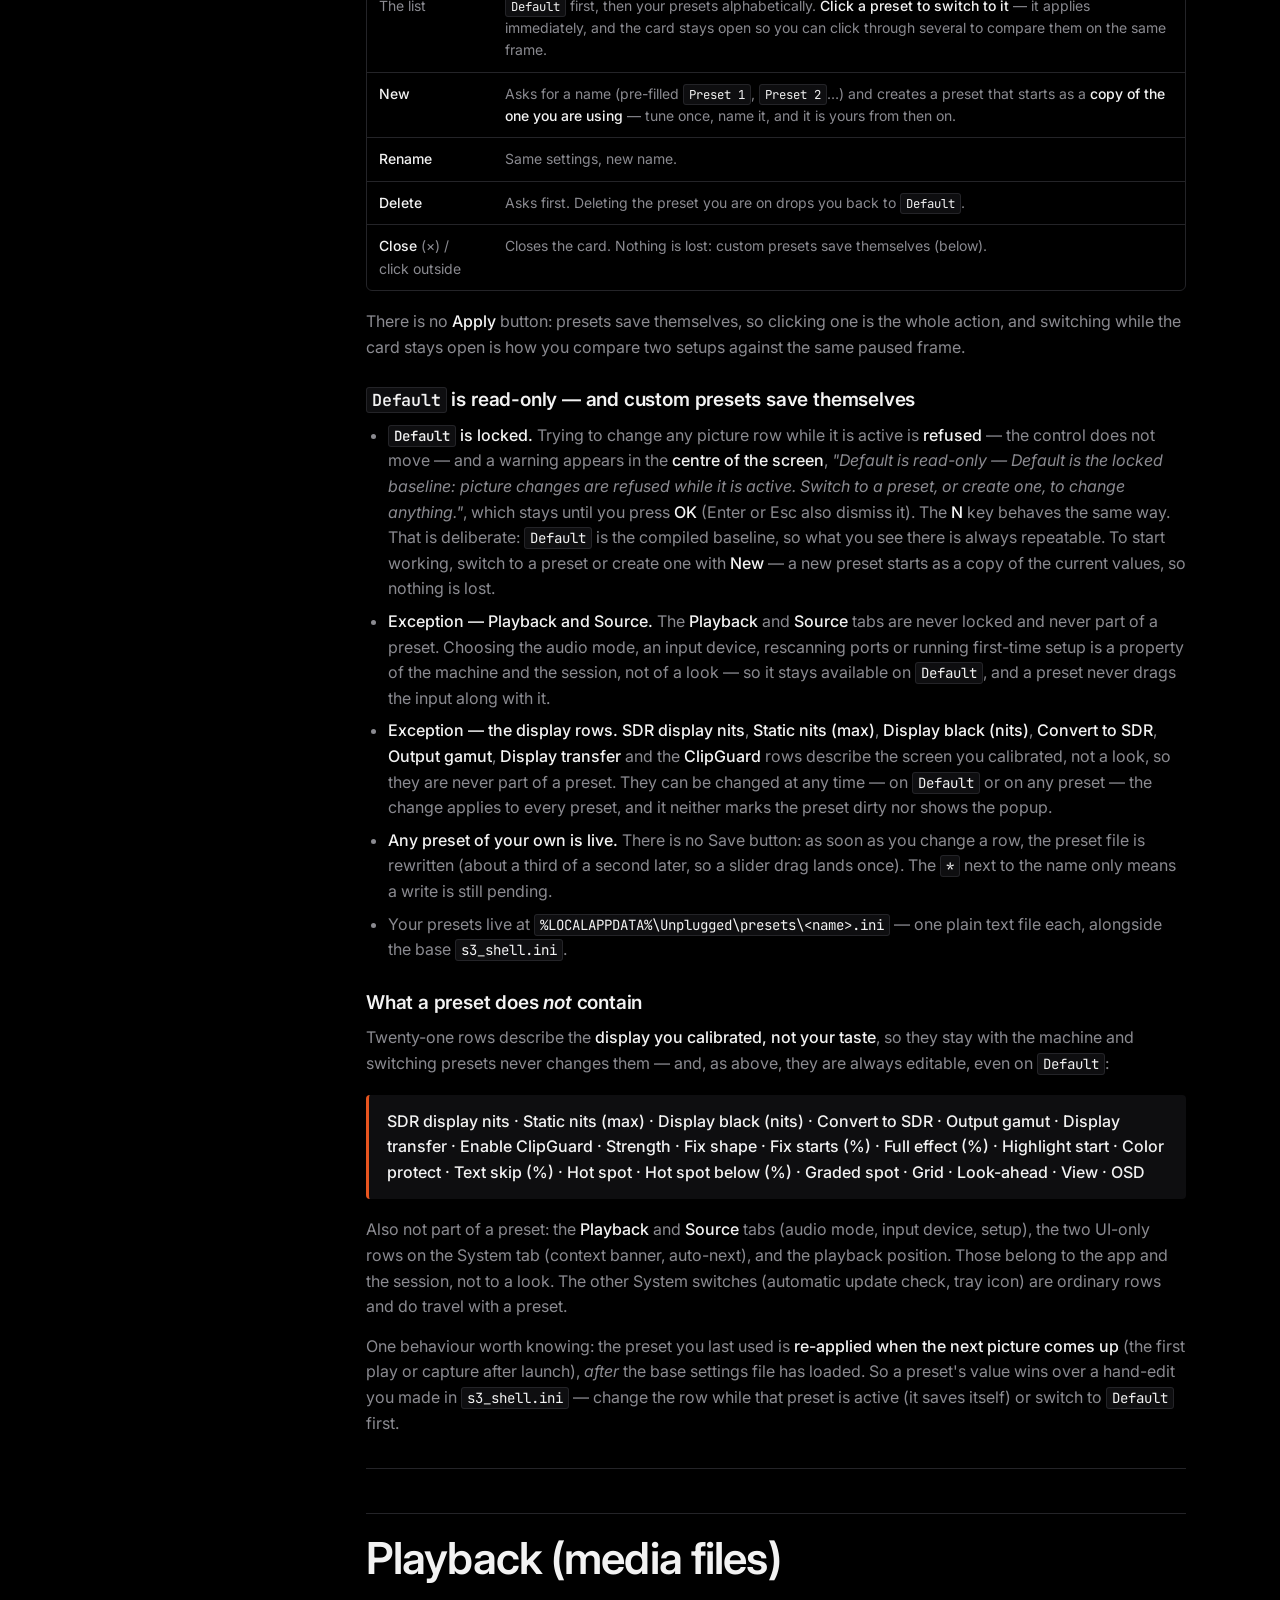
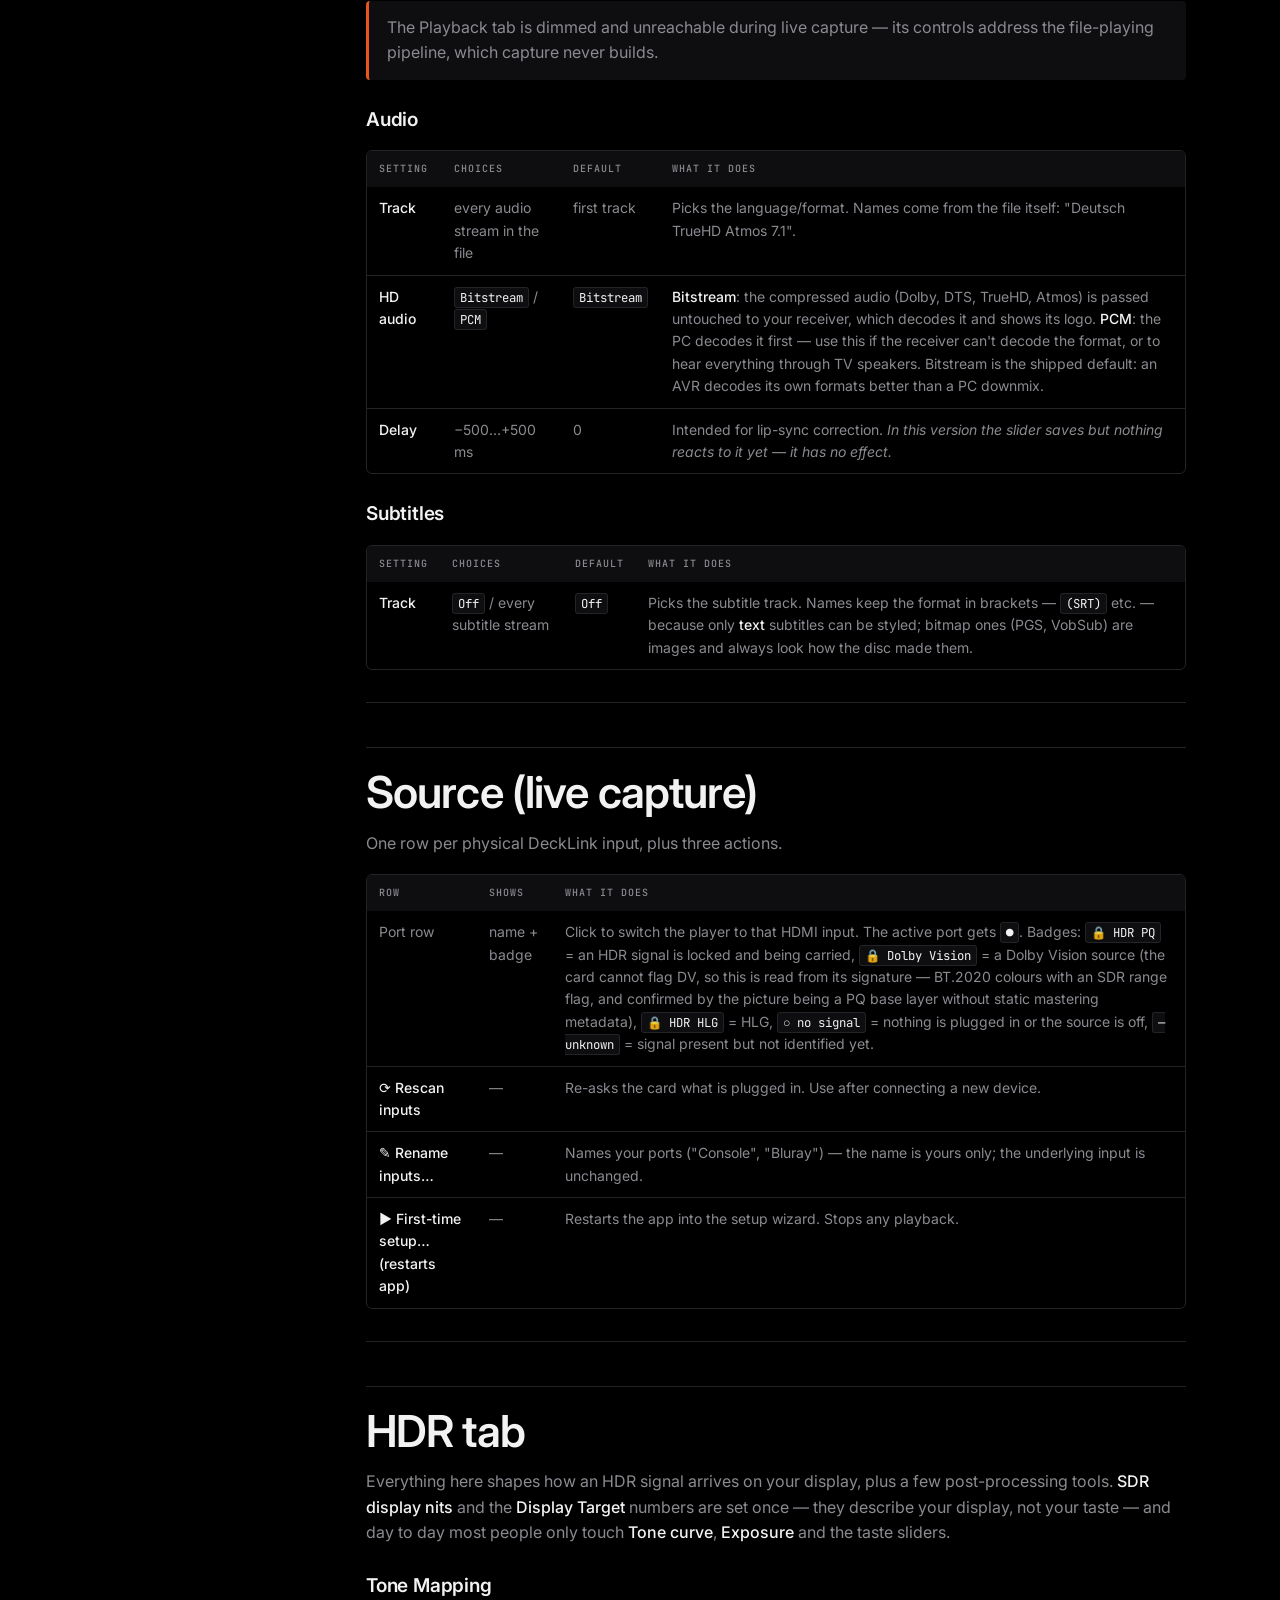
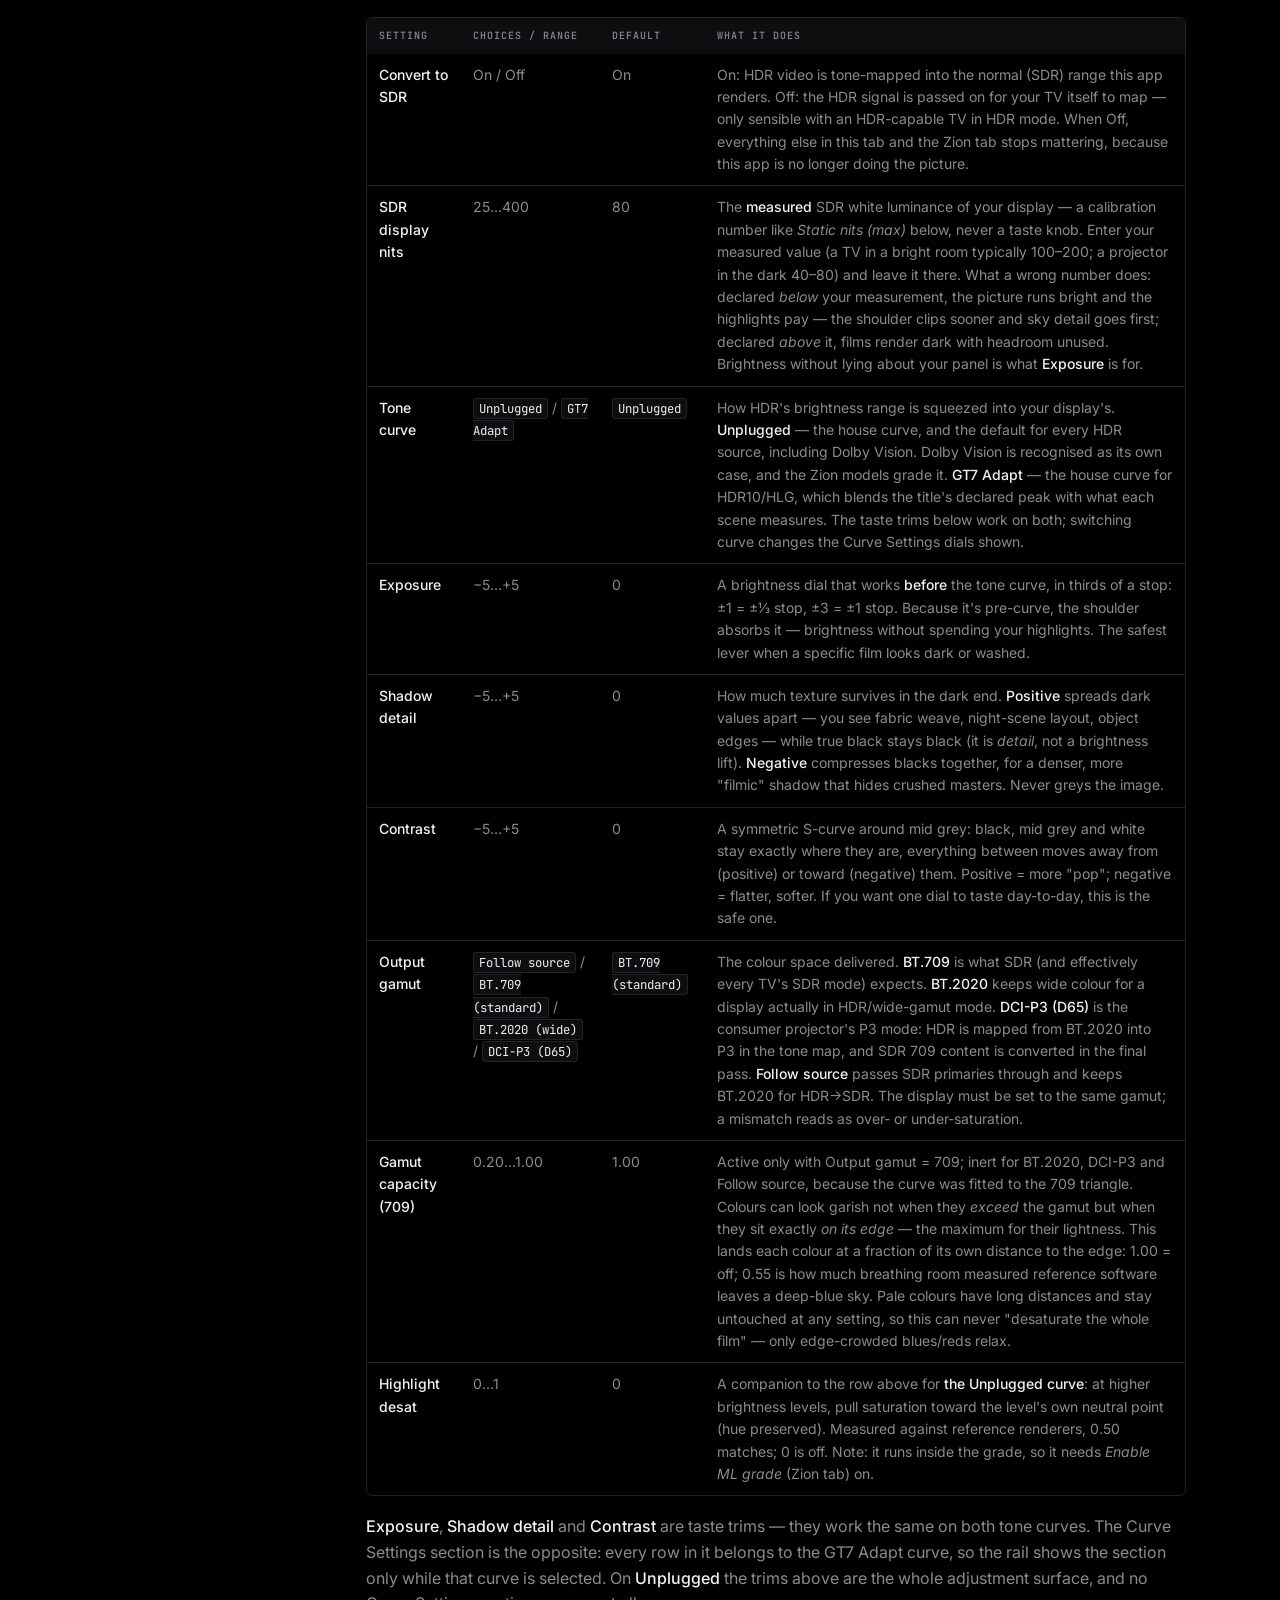
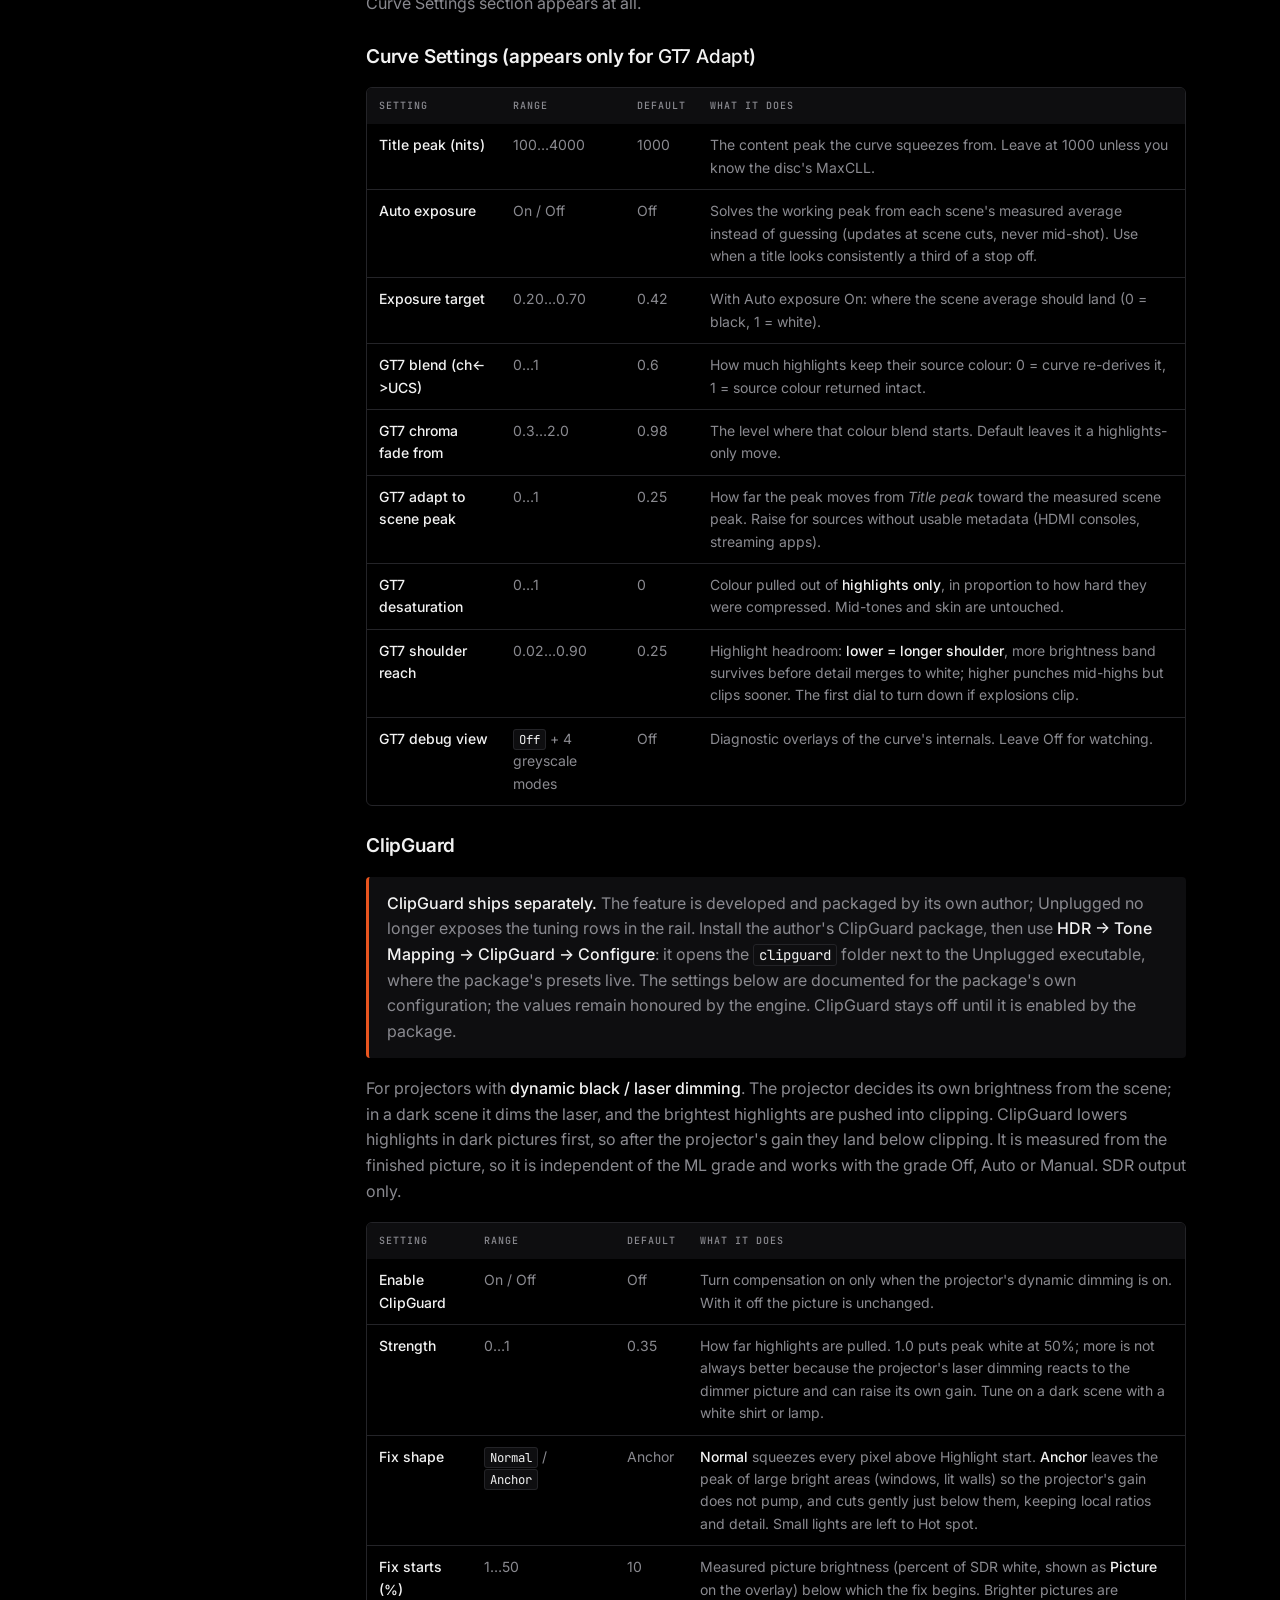
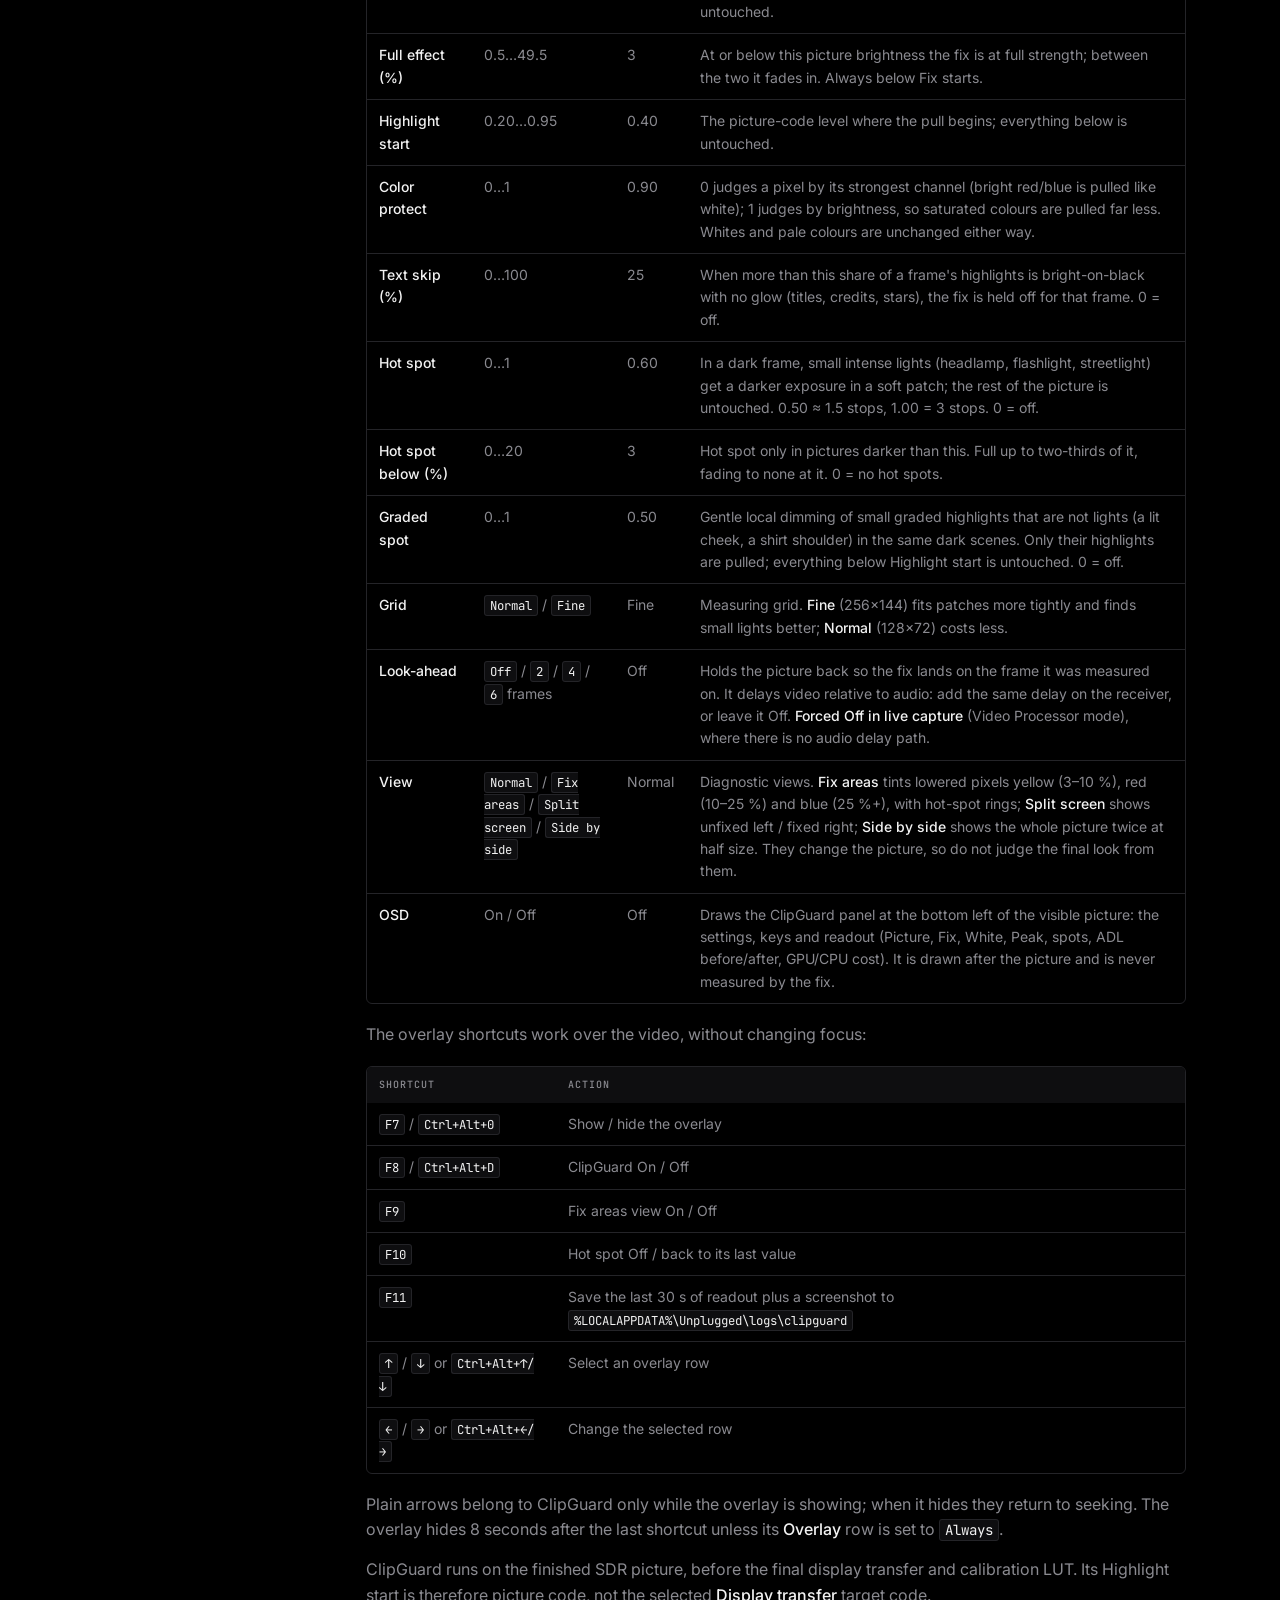
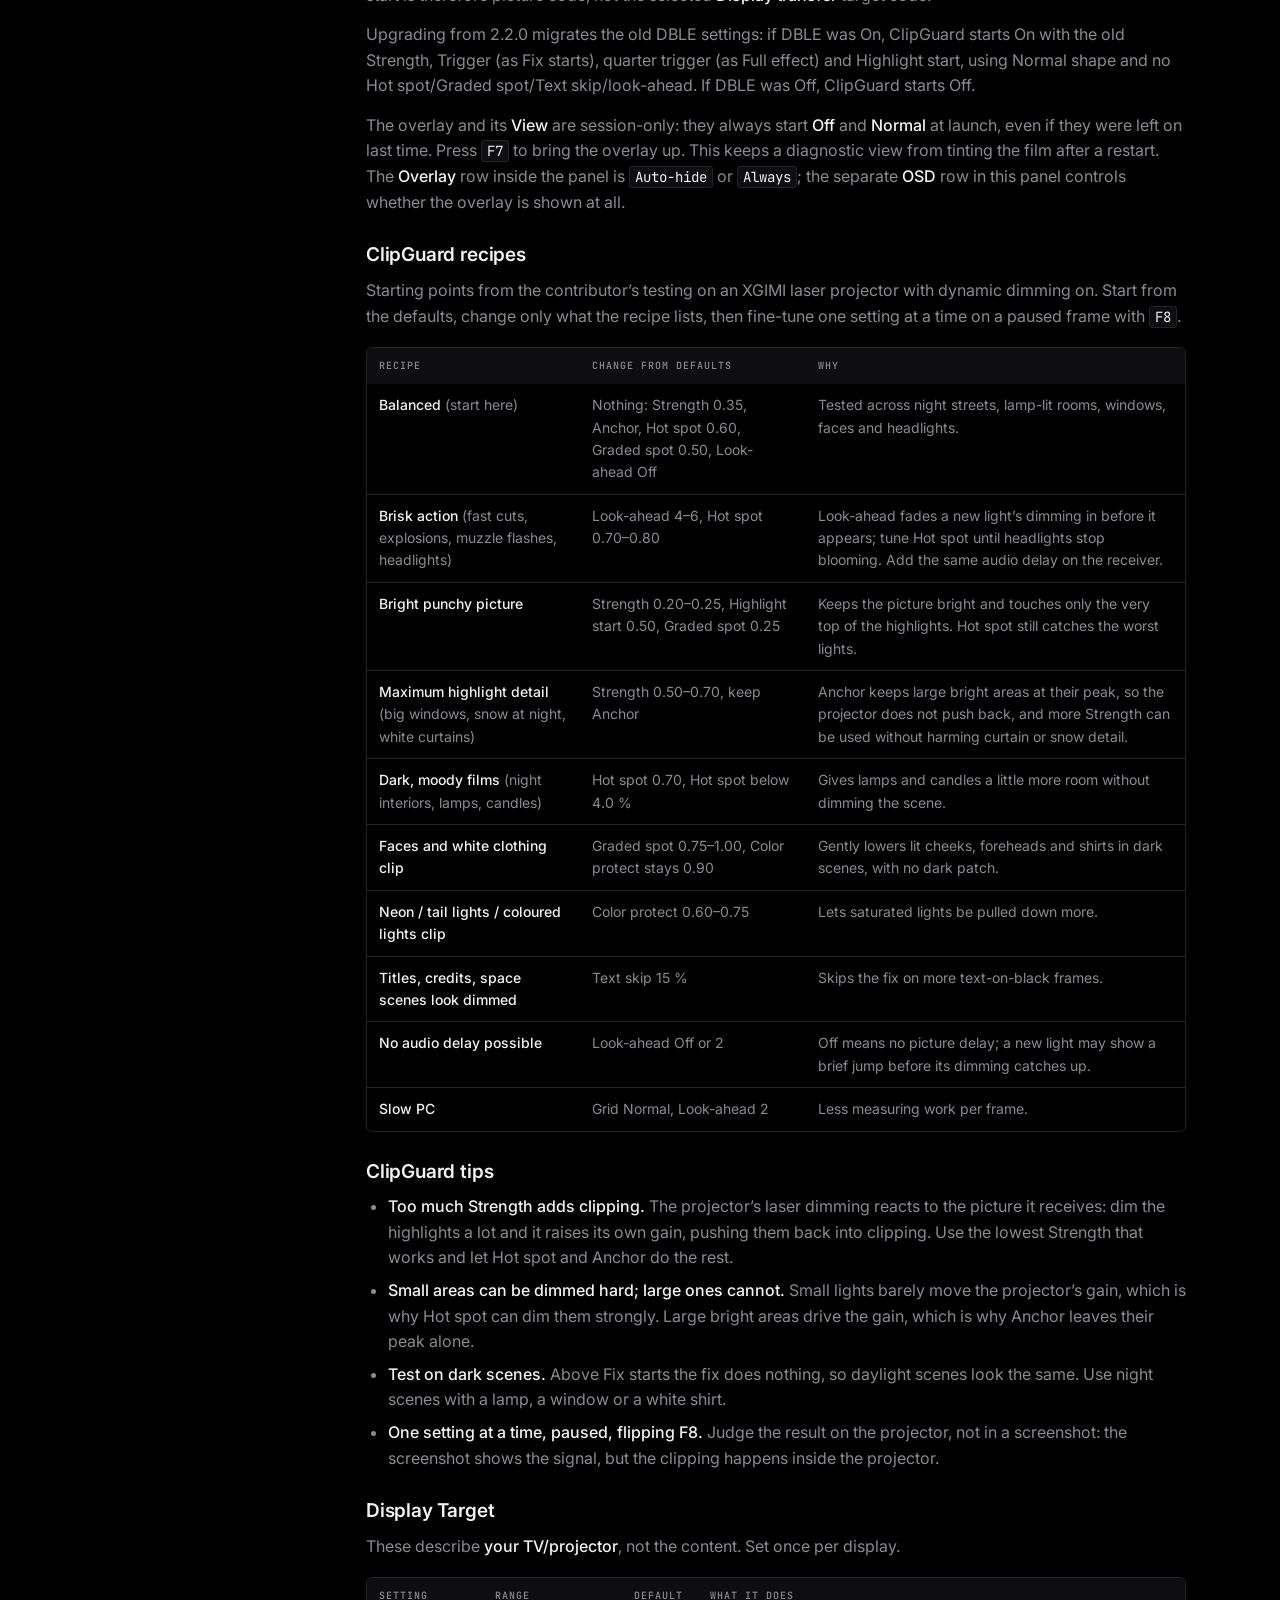
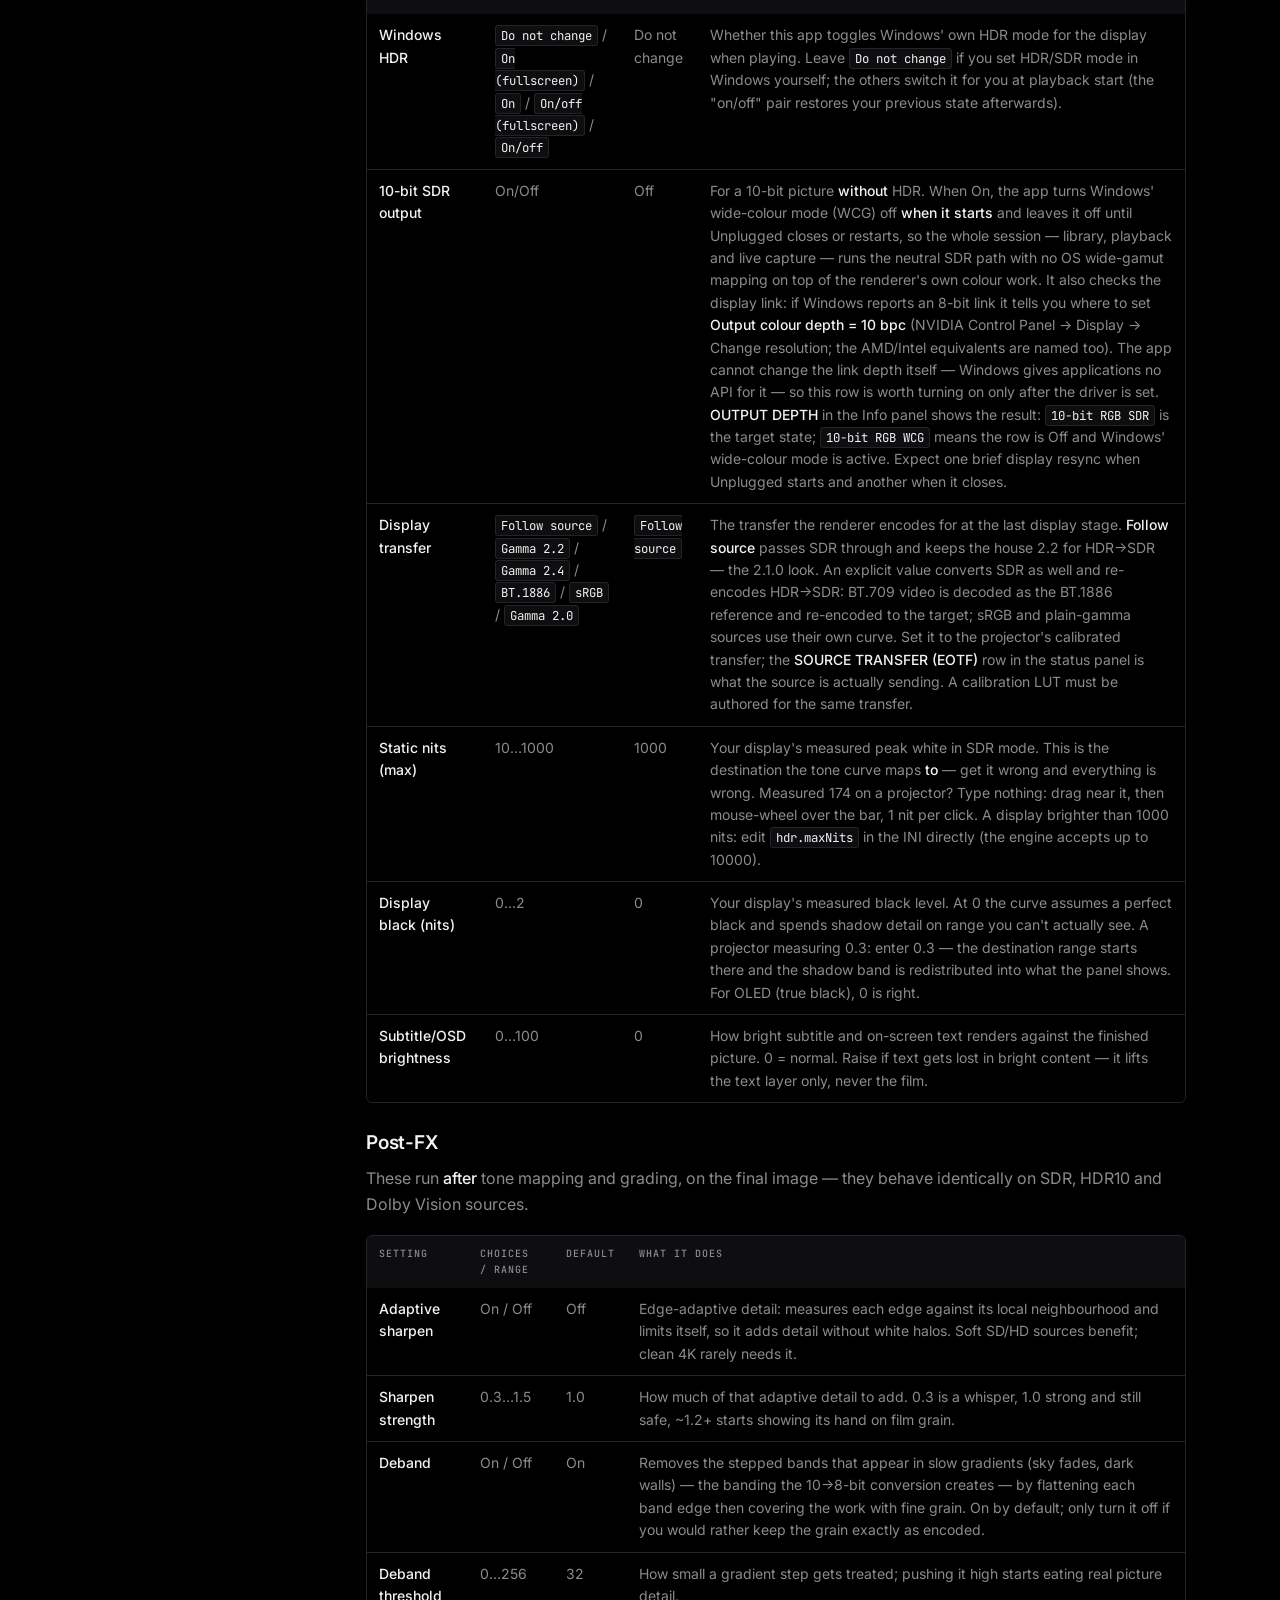
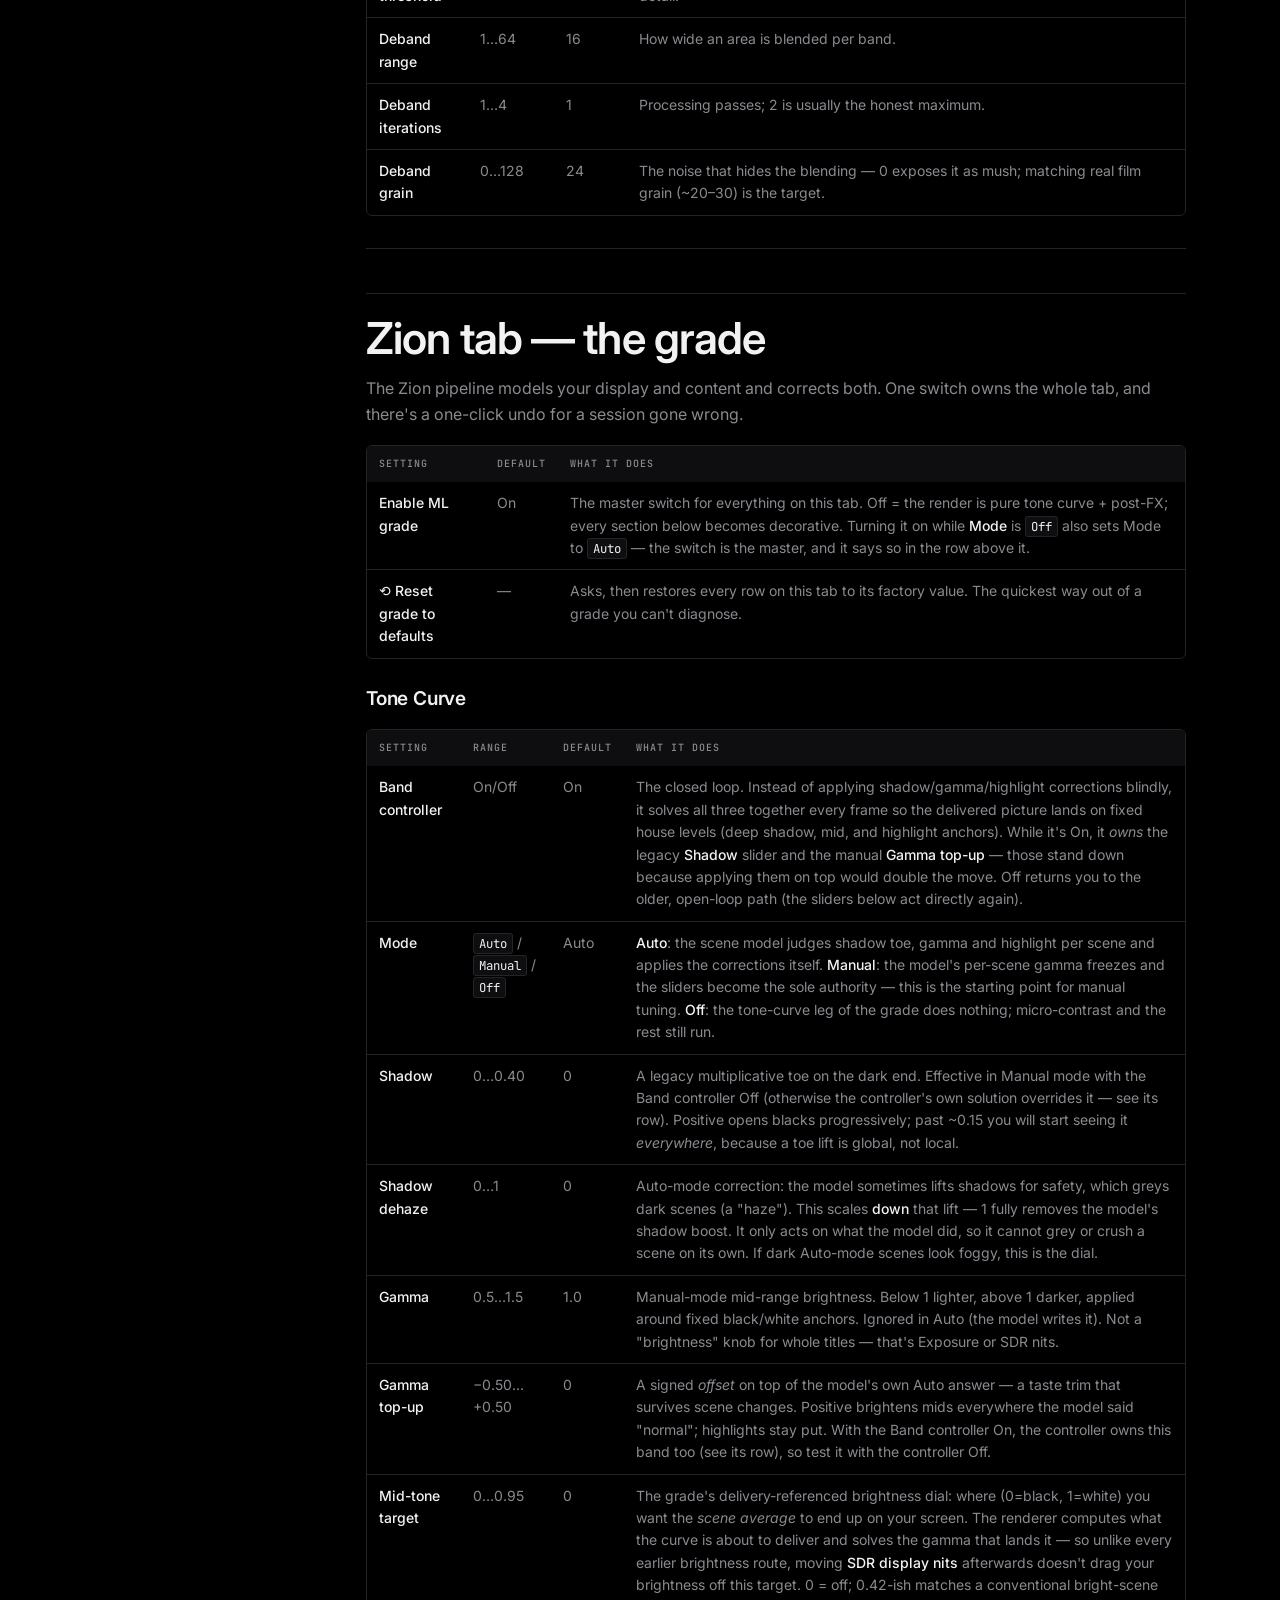
<file: website/guide.html>
<!DOCTYPE html>
<html lang="en">
<head>
<meta charset="utf-8">
<meta name="viewport" content="width=device-width, initial-scale=1, viewport-fit=cover">
<title>User guide — unplugged</title>
<meta name="description" content="The full Unplugged 2.2.0 settings guide: every control, its range, its default, and what the picture does when you move it.">
<link rel="canonical" href="https://www.unpluggedvideo.com/guide">
<meta property="og:url" content="https://www.unpluggedvideo.com/guide">
<meta name="theme-color" content="#000000">
<meta property="og:type" content="article">
<meta property="og:site_name" content="unplugged">
<meta property="og:title" content="Unplugged user guide">
<meta property="og:description" content="The full Unplugged 2.2.0 settings guide: every control, its range, its default, and what the picture does when you move it.">
<link rel="icon" href="assets/brand/png/unplugged-icon-32.png" sizes="32x32">
<link rel="icon" href="assets/brand/ico/unplugged.ico" sizes="any">
<link rel="apple-touch-icon" href="assets/brand/png/unplugged-icon-512.png">
<link rel="preconnect" href="https://fonts.googleapis.com">
<link rel="preconnect" href="https://fonts.gstatic.com" crossorigin>
<link rel="stylesheet" href="https://fonts.googleapis.com/css2?family=Inter:wght@400;500;600;700&family=JetBrains+Mono:wght@400;500&display=swap">
<link rel="stylesheet" href="styles.css">
<script type="application/ld+json">
{"@context": "https://schema.org", "@type": "TechArticle", "headline": "Unplugged user guide", "description": "The full Unplugged 2.2.0 settings guide: every control, its range, its default, and what the picture does when you move it.", "about": {"@type": "SoftwareApplication", "name": "unplugged", "softwareVersion": "2.2.0"}}
</script>
</head>
<body>
<a class="skip" href="#main">Skip to content</a>

<header class="site-head">
  <div class="wrap head-in">
    <a class="brand" href="index.html" aria-label="unplugged home">
      <img src="assets/brand/wordmark/unplugged-wordmark.png" alt="unplugged" width="176" height="26">
    </a>
    <nav id="primary-nav" aria-label="Primary">
      <ul class="nav-links">
        <li><a href="index.html#features">Features</a></li>
        <li><a href="specs.html">Specs</a></li>
        <li><a href="decklink-capture.html">Live HDMI</a></li>
        <li><a href="hdr-tone-mapping.html">HDR picture</a></li>
        <li><a href="non-linear-stretch.html">NLS</a></li>
        <li><a href="calibration.html">Calibration</a></li>
        <li><a href="guide.html">Guide</a></li>
      </ul>
    </nav>
    <span class="head-spacer"></span>
    <a class="btn small head-cta" href="download.html">Download free</a>
    <button class="nav-toggle" type="button" aria-expanded="false" aria-controls="primary-nav" aria-label="Menu">
      <svg viewBox="0 0 20 20" fill="none" stroke="currentColor" stroke-width="1.6" aria-hidden="true">
        <path d="M3 5h14M3 10h14M3 15h14"/>
      </svg>
    </button>
  </div>
</header>

<main id="main">

  <section class="page-hero wrap">
    <div class="crumbs"><a href="index.html">unplugged</a><span>/</span><span>User guide</span></div>
    <p class="eyebrow"><span class="dot"></span> Documentation</p>
    <h1>User guide</h1>
    <p class="lede">For <strong>Unplugged 2.3.0</strong>. Covers every control visible in the settings panel: what it does, its full range, and what the picture does when you move it.</p>
    <div class="actions">
      <button class="btn" type="button" data-open-search>Search the guide</button>
      <a class="btn ghost" href="download.html">Download 2.2.0</a>
    </div>
  </section>

  <section class="section wrap">
    <div class="guide-layout">
      <nav class="guide-toc" aria-label="On this page">
        <p class="guide-toc-title">On this page</p>
        <ul><li class="toc-h2"><a href="#playback-keys">Playback keys</a></li><li class="toc-h2"><a href="#how-to-get-started">How to get started</a></li><li class="toc-h2"><a href="#how-the-panel-works">How the panel works</a></li><li class="toc-h2"><a href="#presets">Presets</a></li><li class="toc-h3"><a href="#default-is-read-only-and-custom-presets-save-themselves">Default is read-only — and custom presets save themselves</a></li><li class="toc-h3"><a href="#what-a-preset-does-not-contain">What a preset does not contain</a></li><li class="toc-h2"><a href="#playback-media-files">Playback (media files)</a></li><li class="toc-h3"><a href="#audio">Audio</a></li><li class="toc-h3"><a href="#subtitles">Subtitles</a></li><li class="toc-h2"><a href="#source-live-capture">Source (live capture)</a></li><li class="toc-h2"><a href="#hdr-tab">HDR tab</a></li><li class="toc-h3"><a href="#tone-mapping">Tone Mapping</a></li><li class="toc-h3"><a href="#curve-settings-appears-only-for-gt7-adapt">Curve Settings (appears only for GT7 Adapt)</a></li><li class="toc-h3"><a href="#clipguard">ClipGuard</a></li><li class="toc-h3"><a href="#clipguard-recipes">ClipGuard recipes</a></li><li class="toc-h3"><a href="#clipguard-tips">ClipGuard tips</a></li><li class="toc-h3"><a href="#display-target">Display Target</a></li><li class="toc-h3"><a href="#post-fx">Post-FX</a></li><li class="toc-h2"><a href="#zion-tab-the-grade">Zion tab — the grade</a></li><li class="toc-h3"><a href="#tone-curve">Tone Curve</a></li><li class="toc-h3"><a href="#chroma">Chroma</a></li><li class="toc-h3"><a href="#micro-contrast">Micro Contrast</a></li><li class="toc-h3"><a href="#debug">Debug</a></li><li class="toc-h3"><a href="#black-bars">Black Bars</a></li><li class="toc-h3"><a href="#sky-seg">Sky Seg</a></li><li class="toc-h3"><a href="#person-skin">Person Skin</a></li><li class="toc-h2"><a href="#output-tab">Output tab</a></li><li class="toc-h3"><a href="#video-processing">Video Processing</a></li><li class="toc-h3"><a href="#display">Display</a></li><li class="toc-h3"><a href="#geometry">Geometry</a></li><li class="toc-h3"><a href="#non-linear-stretch">Non-linear stretch</a></li><li class="toc-h3"><a href="#output-statistics-frame-capture">Output (statistics &amp; frame capture)</a></li><li class="toc-h3"><a href="#display-calibration">Display Calibration</a></li><li class="toc-h2"><a href="#system-tab">System tab</a></li><li class="toc-h3"><a href="#app">App</a></li><li class="toc-h2"><a href="#recipes-start-here">Recipes — start here</a></li><li class="toc-h2"><a href="#current-limitations">Current limitations</a></li></ul>
      </nav>
      <article class="guide-body prose">
        <h2 id="playback-keys">Playback keys</h2>
<p>Media Player mode only for the transport keys — live capture has no position to seek or pause. The chrome keys (↑ / F1 / Esc) and <strong>N</strong> work in video processor mode as well. Every binding is an ordinary key inside the Unplugged window: nothing is captured while another app has focus, so Unplugged never interferes with anything else running on the machine.</p>
<div class="table-wrap"><table><thead><tr><th>Key</th><th>Action</th></tr></thead><tbody><tr><td>Space / Enter</td><td>pause / resume</td></tr><tr><td>← / →</td><td>back / forward 10 s; <strong>Shift</strong> = 60 s. While paused, one frame per press</td></tr><tr><td>PgUp / PgDn</td><td>previous / next chapter</td></tr><tr><td>Home / End</td><td>start / end of the title</td></tr><tr><td>0 – 9</td><td>jump to 0 % – 90 % of the title</td></tr><tr><td>↑ or F1</td><td>show / hide the full chrome</td></tr><tr><td>+ / − or ↓</td><td>volume up / down</td></tr><tr><td>M</td><td>mute</td></tr><tr><td>N</td><td>NLS on / off (same as the transport-bar button)</td></tr><tr><td>S</td><td>stop back to the library</td></tr><tr><td>Ctrl+S</td><td>save the current frame as PNG — file playback requires a paused picture; in <strong>Video Processor</strong> it saves the live frame on screen</td></tr><tr><td>Esc</td><td>close settings → stop back to the library → recover the chrome, one layer per press</td></tr><tr><td>Alt+F4</td><td>asks before closing</td></tr></tbody></table></div>
<h2 id="how-to-get-started">How to get started</h2>
<p><strong>Quick config</strong></p>
<ol><li>Press <strong>F1</strong> to open the live status and settings panels (or <strong>Up</strong> while something is playing); <strong>Esc</strong> closes them again.</li><li><strong>Convert to SDR</strong> — On.</li><li><strong>SDR display nits</strong>, <strong>Static nits (max)</strong> and <strong>Display black (nits)</strong> — set to your display's calibrated, measured values.</li><li>The user trims — <strong>Exposure</strong>, <strong>Shadow detail</strong>, <strong>Contrast</strong> — live on the HDR tab.</li><li>Leave the Zion tab settings on <strong>Auto</strong> where applicable.</li><li>Calibration LUT files load from <strong>Output → Display calibration</strong>.</li><li>Frame captures come from <strong>Output → Save frame as PNG</strong> (asks where), or <strong>Ctrl+S</strong> while the picture is paused, which writes straight to <code>Pictures\Unplugged\&lt;date&gt;\frame_NNNN.png</code> — one folder per day, numbered so captures never overwrite each other. The shortcut does nothing while playing: pause first so the frame is the one you are looking at.</li></ol>
<p><strong>Why that order — three stages, in sequence:</strong></p>
<ol><li><strong>Calibration settings first.</strong> The tone curve maps HDR into <em>your</em> display's measured range. A wrong white, black or peak means every downstream decision is made for a display you don't own. These numbers are set once per display and never used for taste. If you have a measured calibration <strong>LUT</strong>, load it at this stage.</li><li><strong>Zion grade second.</strong> With <strong>Mode: Auto</strong> and the Band controller On, the grade's scene model and closed loop do their work — and they correct what calibration measured, so they only make sense after stage 1.</li><li><strong>Trims last.</strong> Exposure, Shadow detail and Contrast are the final taste layer, and the only controls to touch day-to-day. Trim before calibrating and you tune against a moving baseline — every stage-1 or stage-2 change rewrites what "right" looks like.</li></ol>
<h2 id="how-the-panel-works">How the panel works</h2>
<ul><li>Open the settings panel and pick a tab on the left icon rail: <strong>▶ Playback · ⬡ Source · ◑ HDR · ✦ Zion · ▣ Output · ≡ System</strong>.</li><li>Each tab is split into <strong>sections</strong>. Sections are an accordion: click a header to open it; only one section is open at a time. A tab with a single section (Source, System) is always open.</li><li><strong>Toggles</strong> flip ON/OFF with one click. <strong>Option rows</strong> (<code>‹ value ›</code>) cycle through their choices — click the right side to advance. <strong>Sliders</strong> are dragged on the bar; hover the bar and use the <strong>mouse wheel</strong> for one step of that row (1 on whole-number rows; the row's own increment on decimals — 0.01 on most, 0.05 on NLS Curve, 0.001 on Display black) — this is how you land on a measured value like 174 nits. With the panel focused, <strong>←/→</strong> move the row focus; <strong>↑</strong> stays the chrome toggle everywhere, including here.</li><li>Everything applies <strong>live</strong> to the running picture and is saved immediately — including <strong>Convert to SDR</strong> and the debug passthroughs, which reselect the converter/shader in place rather than rebuilding the pipeline.</li><li>Your settings are plain text at <code>%LOCALAPPDATA%\Unplugged\s3_shell.ini</code>. Every row writes itself there on first start, so you can back it up, or hand-edit a value a slider can't reach (like <code>hdr.maxNits</code> above 1000).</li><li>The <strong>Preset</strong> chip in the title strip keeps whole setups side by side — see <a href="#presets">Presets</a> below.</li></ul>
<hr>
<h2 id="presets">Presets</h2>
<p>A preset is a saved snapshot of the rows that describe the <strong>picture</strong> — tone curve and trims, the Zion grade, Output scalers, Geometry and non-linear stretch — plus the System switches that are not UI-only. It does <strong>not</strong> contain the <strong>Playback</strong> or <strong>Source</strong> tabs (see below). It is how you keep, say, a <strong>Projector</strong> setup and a <strong>Daylight TV</strong> setup side by side instead of re-tuning when the room or the display changes.</p>
<p><strong>First start:</strong> the app creates five presets — <code>Preset 1</code> … <code>Preset 5</code> — and makes <code>Preset 1</code> active. On an upgrade they are seeded from your existing settings, so nothing changes on screen; on a fresh install they start from the compiled defaults. Rename them as you like.</p>
<p>The active preset's name is shown in the title strip as <code>Preset  Name  ▾</code>. <strong>Click it</strong> to open the preset card.</p>
<div class="table-wrap"><table><thead><tr><th>In the card</th><th>What it does</th></tr></thead><tbody><tr><td>The list</td><td><code>Default</code> first, then your presets alphabetically. <strong>Click a preset to switch to it</strong> — it applies immediately, and the card stays open so you can click through several to compare them on the same frame.</td></tr><tr><td><strong>New</strong></td><td>Asks for a name (pre-filled <code>Preset 1</code>, <code>Preset 2</code>…) and creates a preset that starts as a <strong>copy of the one you are using</strong> — tune once, name it, and it is yours from then on.</td></tr><tr><td><strong>Rename</strong></td><td>Same settings, new name.</td></tr><tr><td><strong>Delete</strong></td><td>Asks first. Deleting the preset you are on drops you back to <code>Default</code>.</td></tr><tr><td><strong>Close</strong> (×) / click outside</td><td>Closes the card. Nothing is lost: custom presets save themselves (below).</td></tr></tbody></table></div>
<p>There is no <strong>Apply</strong> button: presets save themselves, so clicking one is the whole action, and switching while the card stays open is how you compare two setups against the same paused frame.</p>
<h3 id="default-is-read-only-and-custom-presets-save-themselves"><code>Default</code> is read-only — and custom presets save themselves</h3>
<ul><li><strong><code>Default</code> is locked.</strong> Trying to change any picture row while it is active is <strong>refused</strong> — the control does not move — and a warning appears in the <strong>centre of the screen</strong>, <em>"Default is read-only — Default is the locked baseline: picture changes are refused while it is active. Switch to a preset, or create one, to change anything."</em>, which stays until you press <strong>OK</strong> (Enter or Esc also dismiss it). The <strong>N</strong> key behaves the same way. That is deliberate: <code>Default</code> is the compiled baseline, so what you see there is always repeatable. To start working, switch to a preset or create one with <strong>New</strong> — a new preset starts as a copy of the current values, so nothing is lost.</li><li><strong>Exception — Playback and Source.</strong> The <strong>Playback</strong> and <strong>Source</strong> tabs are never locked and never part of a preset. Choosing the audio mode, an input device, rescanning ports or running first-time setup is a property of the machine and the session, not of a look — so it stays available on <code>Default</code>, and a preset never drags the input along with it.</li><li><strong>Exception — the display rows.</strong> <strong>SDR display nits</strong>, <strong>Static nits (max)</strong>, <strong>Display black (nits)</strong>, <strong>Convert to SDR</strong>, <strong>Output gamut</strong>, <strong>Display transfer</strong> and the <strong>ClipGuard</strong> rows describe the screen you calibrated, not a look, so they are never part of a preset. They can be changed at any time — on <code>Default</code> or on any preset — the change applies to every preset, and it neither marks the preset dirty nor shows the popup.</li><li><strong>Any preset of your own is live.</strong> There is no Save button: as soon as you change a row, the preset file is rewritten (about a third of a second later, so a slider drag lands once). The <code>*</code> next to the name only means a write is still pending.</li><li>Your presets live at <code>%LOCALAPPDATA%\Unplugged\presets\&lt;name&gt;.ini</code> — one plain text file each, alongside the base <code>s3_shell.ini</code>.</li></ul>
<h3 id="what-a-preset-does-not-contain">What a preset does <em>not</em> contain</h3>
<p>Twenty-one rows describe the <strong>display you calibrated, not your taste</strong>, so they stay with the machine and switching presets never changes them — and, as above, they are always editable, even on <code>Default</code>:</p>
<blockquote><p><strong>SDR display nits · Static nits (max) · Display black (nits) · Convert to SDR · Output gamut · Display transfer · Enable ClipGuard · Strength · Fix shape · Fix starts (%) · Full effect (%) · Highlight start · Color protect · Text skip (%) · Hot spot · Hot spot below (%) · Graded spot · Grid · Look-ahead · View · OSD</strong></p></blockquote>
<p>Also not part of a preset: the <strong>Playback</strong> and <strong>Source</strong> tabs (audio mode, input device, setup), the two UI-only rows on the System tab (context banner, auto-next), and the playback position. Those belong to the app and the session, not to a look. The other System switches (automatic update check, tray icon) are ordinary rows and do travel with a preset.</p>
<p>One behaviour worth knowing: the preset you last used is <strong>re-applied when the next picture comes up</strong> (the first play or capture after launch), <em>after</em> the base settings file has loaded. So a preset's value wins over a hand-edit you made in <code>s3_shell.ini</code> — change the row while that preset is active (it saves itself) or switch to <code>Default</code> first.</p>
<hr>
<h2 id="playback-media-files">Playback (media files)</h2>
<blockquote><p>The Playback tab is dimmed and unreachable during live capture — its controls address the file-playing pipeline, which capture never builds.</p></blockquote>
<h3 id="audio">Audio</h3>
<div class="table-wrap"><table><thead><tr><th>Setting</th><th>Choices</th><th>Default</th><th>What it does</th></tr></thead><tbody><tr><td><strong>Track</strong></td><td>every audio stream in the file</td><td>first track</td><td>Picks the language/format. Names come from the file itself: "Deutsch TrueHD Atmos 7.1".</td></tr><tr><td><strong>HD audio</strong></td><td><code>Bitstream</code> / <code>PCM</code></td><td><code>Bitstream</code></td><td><strong>Bitstream</strong>: the compressed audio (Dolby, DTS, TrueHD, Atmos) is passed untouched to your receiver, which decodes it and shows its logo. <strong>PCM</strong>: the PC decodes it first — use this if the receiver can't decode the format, or to hear everything through TV speakers. Bitstream is the shipped default: an AVR decodes its own formats better than a PC downmix.</td></tr><tr><td><strong>Delay</strong></td><td>−500…+500 ms</td><td>0</td><td>Intended for lip-sync correction. <em>In this version the slider saves but nothing reacts to it yet — it has no effect.</em></td></tr></tbody></table></div>
<h3 id="subtitles">Subtitles</h3>
<div class="table-wrap"><table><thead><tr><th>Setting</th><th>Choices</th><th>Default</th><th>What it does</th></tr></thead><tbody><tr><td><strong>Track</strong></td><td><code>Off</code> / every subtitle stream</td><td><code>Off</code></td><td>Picks the subtitle track. Names keep the format in brackets — <code>(SRT)</code> etc. — because only <strong>text</strong> subtitles can be styled; bitmap ones (PGS, VobSub) are images and always look how the disc made them.</td></tr></tbody></table></div>
<hr>
<h2 id="source-live-capture">Source (live capture)</h2>
<p>One row per physical DeckLink input, plus three actions.</p>
<div class="table-wrap"><table><thead><tr><th>Row</th><th>Shows</th><th>What it does</th></tr></thead><tbody><tr><td>Port row</td><td>name + badge</td><td>Click to switch the player to that HDMI input. The active port gets <code>●</code>. Badges: <code>🔒 HDR PQ</code> = an HDR signal is locked and being carried, <code>🔒 Dolby Vision</code> = a Dolby Vision source (the card cannot flag DV, so this is read from its signature — BT.2020 colours with an SDR range flag, and confirmed by the picture being a PQ base layer without static mastering metadata), <code>🔒 HDR HLG</code> = HLG, <code>○ no signal</code> = nothing is plugged in or the source is off, <code>— unknown</code> = signal present but not identified yet.</td></tr><tr><td><strong>⟳ Rescan inputs</strong></td><td>—</td><td>Re-asks the card what is plugged in. Use after connecting a new device.</td></tr><tr><td><strong>✎ Rename inputs…</strong></td><td>—</td><td>Names your ports ("Console", "Bluray") — the name is yours only; the underlying input is unchanged.</td></tr><tr><td><strong>▶ First-time setup… (restarts app)</strong></td><td>—</td><td>Restarts the app into the setup wizard. Stops any playback.</td></tr></tbody></table></div>
<hr>
<h2 id="hdr-tab">HDR tab</h2>
<p>Everything here shapes how an HDR signal arrives on your display, plus a few post-processing tools. <strong>SDR display nits</strong> and the <strong>Display Target</strong> numbers are set once — they describe your display, not your taste — and day to day most people only touch <strong>Tone curve</strong>, <strong>Exposure</strong> and the taste sliders.</p>
<h3 id="tone-mapping">Tone Mapping</h3>
<div class="table-wrap"><table><thead><tr><th>Setting</th><th>Choices / range</th><th>Default</th><th>What it does</th></tr></thead><tbody><tr><td><strong>Convert to SDR</strong></td><td>On / Off</td><td>On</td><td>On: HDR video is tone-mapped into the normal (SDR) range this app renders. Off: the HDR signal is passed on for your TV itself to map — only sensible with an HDR-capable TV in HDR mode. When Off, everything else in this tab and the Zion tab stops mattering, because this app is no longer doing the picture.</td></tr><tr><td><strong>SDR display nits</strong></td><td>25…400</td><td>80</td><td>The <strong>measured</strong> SDR white luminance of your display — a calibration number like <em>Static nits (max)</em> below, never a taste knob. Enter your measured value (a TV in a bright room typically 100–200; a projector in the dark 40–80) and leave it there. What a wrong number does: declared <em>below</em> your measurement, the picture runs bright and the highlights pay — the shoulder clips sooner and sky detail goes first; declared <em>above</em> it, films render dark with headroom unused. Brightness without lying about your panel is what <strong>Exposure</strong> is for.</td></tr><tr><td><strong>Tone curve</strong></td><td><code>Unplugged</code> / <code>GT7 Adapt</code></td><td><code>Unplugged</code></td><td>How HDR's brightness range is squeezed into your display's. <strong>Unplugged</strong> — the house curve, and the default for every HDR source, including Dolby Vision. Dolby Vision is recognised as its own case, and the Zion models grade it. <strong>GT7 Adapt</strong> — the house curve for HDR10/HLG, which blends the title's declared peak with what each scene measures. The taste trims below work on both; switching curve changes the Curve Settings dials shown.</td></tr><tr><td><strong>Exposure</strong></td><td>−5…+5</td><td>0</td><td>A brightness dial that works <strong>before</strong> the tone curve, in thirds of a stop: ±1 = ±⅓ stop, ±3 = ±1 stop. Because it's pre-curve, the shoulder absorbs it — brightness without spending your highlights. The safest lever when a specific film looks dark or washed.</td></tr><tr><td><strong>Shadow detail</strong></td><td>−5…+5</td><td>0</td><td>How much texture survives in the dark end. <strong>Positive</strong> spreads dark values apart — you see fabric weave, night-scene layout, object edges — while true black stays black (it is <em>detail</em>, not a brightness lift). <strong>Negative</strong> compresses blacks together, for a denser, more "filmic" shadow that hides crushed masters. Never greys the image.</td></tr><tr><td><strong>Contrast</strong></td><td>−5…+5</td><td>0</td><td>A symmetric S-curve around mid grey: black, mid grey and white stay exactly where they are, everything between moves away from (positive) or toward (negative) them. Positive = more "pop"; negative = flatter, softer. If you want one dial to taste day-to-day, this is the safe one.</td></tr><tr><td><strong>Output gamut</strong></td><td><code>Follow source</code> / <code>BT.709 (standard)</code> / <code>BT.2020 (wide)</code> / <code>DCI-P3 (D65)</code></td><td><code>BT.709 (standard)</code></td><td>The colour space delivered. <strong>BT.709</strong> is what SDR (and effectively every TV's SDR mode) expects. <strong>BT.2020</strong> keeps wide colour for a display actually in HDR/wide-gamut mode. <strong>DCI-P3 (D65)</strong> is the consumer projector's P3 mode: HDR is mapped from BT.2020 into P3 in the tone map, and SDR 709 content is converted in the final pass. <strong>Follow source</strong> passes SDR primaries through and keeps BT.2020 for HDR→SDR. The display must be set to the same gamut; a mismatch reads as over- or under-saturation.</td></tr><tr><td><strong>Gamut capacity (709)</strong></td><td>0.20…1.00</td><td>1.00</td><td>Active only with Output gamut = 709; inert for BT.2020, DCI-P3 and Follow source, because the curve was fitted to the 709 triangle. Colours can look garish not when they <em>exceed</em> the gamut but when they sit exactly <em>on its edge</em> — the maximum for their lightness. This lands each colour at a fraction of its own distance to the edge: 1.00 = off; 0.55 is how much breathing room measured reference software leaves a deep-blue sky. Pale colours have long distances and stay untouched at any setting, so this can never "desaturate the whole film" — only edge-crowded blues/reds relax.</td></tr><tr><td><strong>Highlight desat</strong></td><td>0…1</td><td>0</td><td>A companion to the row above for <strong>the Unplugged curve</strong>: at higher brightness levels, pull saturation toward the level's own neutral point (hue preserved). Measured against reference renderers, 0.50 matches; 0 is off. Note: it runs inside the grade, so it needs <em>Enable ML grade</em> (Zion tab) on.</td></tr></tbody></table></div>
<p><strong>Exposure</strong>, <strong>Shadow detail</strong> and <strong>Contrast</strong> are taste trims — they work the same on both tone curves. The Curve Settings section is the opposite: every row in it belongs to the GT7 Adapt curve, so the rail shows the section only while that curve is selected. On <strong>Unplugged</strong> the trims above are the whole adjustment surface, and no Curve Settings section appears at all.</p>
<h3 id="curve-settings-appears-only-for-gt7-adapt">Curve Settings (appears only for <strong>GT7 Adapt</strong>)</h3>
<div class="table-wrap"><table><thead><tr><th>Setting</th><th>Range</th><th>Default</th><th>What it does</th></tr></thead><tbody><tr><td><strong>Title peak (nits)</strong></td><td>100…4000</td><td>1000</td><td>The content peak the curve squeezes from. Leave at 1000 unless you know the disc's MaxCLL.</td></tr><tr><td><strong>Auto exposure</strong></td><td>On / Off</td><td>Off</td><td>Solves the working peak from each scene's measured average instead of guessing (updates at scene cuts, never mid-shot). Use when a title looks consistently a third of a stop off.</td></tr><tr><td><strong>Exposure target</strong></td><td>0.20…0.70</td><td>0.42</td><td>With Auto exposure On: where the scene average should land (0 = black, 1 = white).</td></tr><tr><td><strong>GT7 blend (ch&lt;-&gt;UCS)</strong></td><td>0…1</td><td>0.6</td><td>How much highlights keep their source colour: 0 = curve re-derives it, 1 = source colour returned intact.</td></tr><tr><td><strong>GT7 chroma fade from</strong></td><td>0.3…2.0</td><td>0.98</td><td>The level where that colour blend starts. Default leaves it a highlights-only move.</td></tr><tr><td><strong>GT7 adapt to scene peak</strong></td><td>0…1</td><td>0.25</td><td>How far the peak moves from <em>Title peak</em> toward the measured scene peak. Raise for sources without usable metadata (HDMI consoles, streaming apps).</td></tr><tr><td><strong>GT7 desaturation</strong></td><td>0…1</td><td>0</td><td>Colour pulled out of <strong>highlights only</strong>, in proportion to how hard they were compressed. Mid-tones and skin are untouched.</td></tr><tr><td><strong>GT7 shoulder reach</strong></td><td>0.02…0.90</td><td>0.25</td><td>Highlight headroom: <strong>lower = longer shoulder</strong>, more brightness band survives before detail merges to white; higher punches mid-highs but clips sooner. The first dial to turn down if explosions clip.</td></tr><tr><td><strong>GT7 debug view</strong></td><td><code>Off</code> + 4 greyscale modes</td><td>Off</td><td>Diagnostic overlays of the curve's internals. Leave Off for watching.</td></tr></tbody></table></div>
<h3 id="clipguard">ClipGuard</h3>
<blockquote><p><strong>ClipGuard ships separately.</strong> The feature is developed and packaged by its own author; Unplugged no longer exposes the tuning rows in the rail. Install the author's ClipGuard package, then use <strong>HDR → Tone Mapping → ClipGuard → Configure</strong>: it opens the <code>clipguard</code> folder next to the Unplugged executable, where the package's presets live. The settings below are documented for the package's own configuration; the values remain honoured by the engine. ClipGuard stays off until it is enabled by the package.</p></blockquote>
<p>For projectors with <strong>dynamic black / laser dimming</strong>. The projector decides its own brightness from the scene; in a dark scene it dims the laser, and the brightest highlights are pushed into clipping. ClipGuard lowers highlights in dark pictures first, so after the projector's gain they land below clipping. It is measured from the finished picture, so it is independent of the ML grade and works with the grade Off, Auto or Manual. SDR output only.</p>
<div class="table-wrap"><table><thead><tr><th>Setting</th><th>Range</th><th>Default</th><th>What it does</th></tr></thead><tbody><tr><td><strong>Enable ClipGuard</strong></td><td>On / Off</td><td>Off</td><td>Turn compensation on only when the projector's dynamic dimming is on. With it off the picture is unchanged.</td></tr><tr><td><strong>Strength</strong></td><td>0…1</td><td>0.35</td><td>How far highlights are pulled. 1.0 puts peak white at 50%; more is not always better because the projector's laser dimming reacts to the dimmer picture and can raise its own gain. Tune on a dark scene with a white shirt or lamp.</td></tr><tr><td><strong>Fix shape</strong></td><td><code>Normal</code> / <code>Anchor</code></td><td>Anchor</td><td><strong>Normal</strong> squeezes every pixel above Highlight start. <strong>Anchor</strong> leaves the peak of large bright areas (windows, lit walls) so the projector's gain does not pump, and cuts gently just below them, keeping local ratios and detail. Small lights are left to Hot spot.</td></tr><tr><td><strong>Fix starts (%)</strong></td><td>1…50</td><td>10</td><td>Measured picture brightness (percent of SDR white, shown as <strong>Picture</strong> on the overlay) below which the fix begins. Brighter pictures are untouched.</td></tr><tr><td><strong>Full effect (%)</strong></td><td>0.5…49.5</td><td>3</td><td>At or below this picture brightness the fix is at full strength; between the two it fades in. Always below Fix starts.</td></tr><tr><td><strong>Highlight start</strong></td><td>0.20…0.95</td><td>0.40</td><td>The picture-code level where the pull begins; everything below is untouched.</td></tr><tr><td><strong>Color protect</strong></td><td>0…1</td><td>0.90</td><td>0 judges a pixel by its strongest channel (bright red/blue is pulled like white); 1 judges by brightness, so saturated colours are pulled far less. Whites and pale colours are unchanged either way.</td></tr><tr><td><strong>Text skip (%)</strong></td><td>0…100</td><td>25</td><td>When more than this share of a frame's highlights is bright-on-black with no glow (titles, credits, stars), the fix is held off for that frame. 0 = off.</td></tr><tr><td><strong>Hot spot</strong></td><td>0…1</td><td>0.60</td><td>In a dark frame, small intense lights (headlamp, flashlight, streetlight) get a darker exposure in a soft patch; the rest of the picture is untouched. 0.50 ≈ 1.5 stops, 1.00 = 3 stops. 0 = off.</td></tr><tr><td><strong>Hot spot below (%)</strong></td><td>0…20</td><td>3</td><td>Hot spot only in pictures darker than this. Full up to two-thirds of it, fading to none at it. 0 = no hot spots.</td></tr><tr><td><strong>Graded spot</strong></td><td>0…1</td><td>0.50</td><td>Gentle local dimming of small graded highlights that are not lights (a lit cheek, a shirt shoulder) in the same dark scenes. Only their highlights are pulled; everything below Highlight start is untouched. 0 = off.</td></tr><tr><td><strong>Grid</strong></td><td><code>Normal</code> / <code>Fine</code></td><td>Fine</td><td>Measuring grid. <strong>Fine</strong> (256×144) fits patches more tightly and finds small lights better; <strong>Normal</strong> (128×72) costs less.</td></tr><tr><td><strong>Look-ahead</strong></td><td><code>Off</code> / <code>2</code> / <code>4</code> / <code>6</code> frames</td><td>Off</td><td>Holds the picture back so the fix lands on the frame it was measured on. It delays video relative to audio: add the same delay on the receiver, or leave it Off. <strong>Forced Off in live capture</strong> (Video Processor mode), where there is no audio delay path.</td></tr><tr><td><strong>View</strong></td><td><code>Normal</code> / <code>Fix areas</code> / <code>Split screen</code> / <code>Side by side</code></td><td>Normal</td><td>Diagnostic views. <strong>Fix areas</strong> tints lowered pixels yellow (3–10 %), red (10–25 %) and blue (25 %+), with hot-spot rings; <strong>Split screen</strong> shows unfixed left / fixed right; <strong>Side by side</strong> shows the whole picture twice at half size. They change the picture, so do not judge the final look from them.</td></tr><tr><td><strong>OSD</strong></td><td>On / Off</td><td>Off</td><td>Draws the ClipGuard panel at the bottom left of the visible picture: the settings, keys and readout (Picture, Fix, White, Peak, spots, ADL before/after, GPU/CPU cost). It is drawn after the picture and is never measured by the fix.</td></tr></tbody></table></div>
<p>The overlay shortcuts work over the video, without changing focus:</p>
<div class="table-wrap"><table><thead><tr><th>Shortcut</th><th>Action</th></tr></thead><tbody><tr><td><code>F7</code> / <code>Ctrl+Alt+0</code></td><td>Show / hide the overlay</td></tr><tr><td><code>F8</code> / <code>Ctrl+Alt+D</code></td><td>ClipGuard On / Off</td></tr><tr><td><code>F9</code></td><td>Fix areas view On / Off</td></tr><tr><td><code>F10</code></td><td>Hot spot Off / back to its last value</td></tr><tr><td><code>F11</code></td><td>Save the last 30 s of readout plus a screenshot to <code>%LOCALAPPDATA%\Unplugged\logs\clipguard</code></td></tr><tr><td><code>↑</code> / <code>↓</code> or <code>Ctrl+Alt+↑/↓</code></td><td>Select an overlay row</td></tr><tr><td><code>←</code> / <code>→</code> or <code>Ctrl+Alt+←/→</code></td><td>Change the selected row</td></tr></tbody></table></div>
<p>Plain arrows belong to ClipGuard only while the overlay is showing; when it hides they return to seeking. The overlay hides 8 seconds after the last shortcut unless its <strong>Overlay</strong> row is set to <code>Always</code>.</p>
<p>ClipGuard runs on the finished SDR picture, before the final display transfer and calibration LUT. Its Highlight start is therefore picture code, not the selected <strong>Display transfer</strong> target code.</p>
<p>Upgrading from 2.2.0 migrates the old DBLE settings: if DBLE was On, ClipGuard starts On with the old Strength, Trigger (as Fix starts), quarter trigger (as Full effect) and Highlight start, using Normal shape and no Hot spot/Graded spot/Text skip/look-ahead. If DBLE was Off, ClipGuard starts Off.</p>
<p>The overlay and its <strong>View</strong> are session-only: they always start <strong>Off</strong> and <strong>Normal</strong> at launch, even if they were left on last time. Press <code>F7</code> to bring the overlay up. This keeps a diagnostic view from tinting the film after a restart. The <strong>Overlay</strong> row inside the panel is <code>Auto-hide</code> or <code>Always</code>; the separate <strong>OSD</strong> row in this panel controls whether the overlay is shown at all.</p>
<h3 id="clipguard-recipes">ClipGuard recipes</h3>
<p>Starting points from the contributor’s testing on an XGIMI laser projector with dynamic dimming on. Start from the defaults, change only what the recipe lists, then fine-tune one setting at a time on a paused frame with <code>F8</code>.</p>
<div class="table-wrap"><table><thead><tr><th>Recipe</th><th>Change from defaults</th><th>Why</th></tr></thead><tbody><tr><td><strong>Balanced</strong> (start here)</td><td>Nothing: Strength 0.35, Anchor, Hot spot 0.60, Graded spot 0.50, Look-ahead Off</td><td>Tested across night streets, lamp-lit rooms, windows, faces and headlights.</td></tr><tr><td><strong>Brisk action</strong> (fast cuts, explosions, muzzle flashes, headlights)</td><td>Look-ahead 4–6, Hot spot 0.70–0.80</td><td>Look-ahead fades a new light’s dimming in before it appears; tune Hot spot until headlights stop blooming. Add the same audio delay on the receiver.</td></tr><tr><td><strong>Bright punchy picture</strong></td><td>Strength 0.20–0.25, Highlight start 0.50, Graded spot 0.25</td><td>Keeps the picture bright and touches only the very top of the highlights. Hot spot still catches the worst lights.</td></tr><tr><td><strong>Maximum highlight detail</strong> (big windows, snow at night, white curtains)</td><td>Strength 0.50–0.70, keep Anchor</td><td>Anchor keeps large bright areas at their peak, so the projector does not push back, and more Strength can be used without harming curtain or snow detail.</td></tr><tr><td><strong>Dark, moody films</strong> (night interiors, lamps, candles)</td><td>Hot spot 0.70, Hot spot below 4.0 %</td><td>Gives lamps and candles a little more room without dimming the scene.</td></tr><tr><td><strong>Faces and white clothing clip</strong></td><td>Graded spot 0.75–1.00, Color protect stays 0.90</td><td>Gently lowers lit cheeks, foreheads and shirts in dark scenes, with no dark patch.</td></tr><tr><td><strong>Neon / tail lights / coloured lights clip</strong></td><td>Color protect 0.60–0.75</td><td>Lets saturated lights be pulled down more.</td></tr><tr><td><strong>Titles, credits, space scenes look dimmed</strong></td><td>Text skip 15 %</td><td>Skips the fix on more text-on-black frames.</td></tr><tr><td><strong>No audio delay possible</strong></td><td>Look-ahead Off or 2</td><td>Off means no picture delay; a new light may show a brief jump before its dimming catches up.</td></tr><tr><td><strong>Slow PC</strong></td><td>Grid Normal, Look-ahead 2</td><td>Less measuring work per frame.</td></tr></tbody></table></div>
<h3 id="clipguard-tips">ClipGuard tips</h3>
<ul><li><strong>Too much Strength adds clipping.</strong> The projector’s laser dimming reacts to the picture it receives: dim the highlights a lot and it raises its own gain, pushing them back into clipping. Use the lowest Strength that works and let Hot spot and Anchor do the rest.</li><li><strong>Small areas can be dimmed hard; large ones cannot.</strong> Small lights barely move the projector’s gain, which is why Hot spot can dim them strongly. Large bright areas drive the gain, which is why Anchor leaves their peak alone.</li><li><strong>Test on dark scenes.</strong> Above Fix starts the fix does nothing, so daylight scenes look the same. Use night scenes with a lamp, a window or a white shirt.</li><li><strong>One setting at a time, paused, flipping F8.</strong> Judge the result on the projector, not in a screenshot: the screenshot shows the signal, but the clipping happens inside the projector.</li></ul>
<h3 id="display-target">Display Target</h3>
<p>These describe <strong>your TV/projector</strong>, not the content. Set once per display.</p>
<div class="table-wrap"><table><thead><tr><th>Setting</th><th>Range</th><th>Default</th><th>What it does</th></tr></thead><tbody><tr><td><strong>Windows HDR</strong></td><td><code>Do not change</code> / <code>On (fullscreen)</code> / <code>On</code> / <code>On/off (fullscreen)</code> / <code>On/off</code></td><td>Do not change</td><td>Whether this app toggles Windows' own HDR mode for the display when playing. Leave <code>Do not change</code> if you set HDR/SDR mode in Windows yourself; the others switch it for you at playback start (the "on/off" pair restores your previous state afterwards).</td></tr><tr><td><strong>10-bit SDR output</strong></td><td>On/Off</td><td>Off</td><td>For a 10-bit picture <strong>without</strong> HDR. When On, the app turns Windows' wide-colour mode (WCG) off <strong>when it starts</strong> and leaves it off until Unplugged closes or restarts, so the whole session — library, playback and live capture — runs the neutral SDR path with no OS wide-gamut mapping on top of the renderer's own colour work. It also checks the display link: if Windows reports an 8-bit link it tells you where to set <strong>Output colour depth = 10 bpc</strong> (NVIDIA Control Panel → Display → Change resolution; the AMD/Intel equivalents are named too). The app cannot change the link depth itself — Windows gives applications no API for it — so this row is worth turning on only after the driver is set. <strong>OUTPUT DEPTH</strong> in the Info panel shows the result: <code>10-bit RGB SDR</code> is the target state; <code>10-bit RGB WCG</code> means the row is Off and Windows' wide-colour mode is active. Expect one brief display resync when Unplugged starts and another when it closes.</td></tr><tr><td><strong>Display transfer</strong></td><td><code>Follow source</code> / <code>Gamma 2.2</code> / <code>Gamma 2.4</code> / <code>BT.1886</code> / <code>sRGB</code> / <code>Gamma 2.0</code></td><td><code>Follow source</code></td><td>The transfer the renderer encodes for at the last display stage. <strong>Follow source</strong> passes SDR through and keeps the house 2.2 for HDR→SDR — the 2.1.0 look. An explicit value converts SDR as well and re-encodes HDR→SDR: BT.709 video is decoded as the BT.1886 reference and re-encoded to the target; sRGB and plain-gamma sources use their own curve. Set it to the projector's calibrated transfer; the <strong>SOURCE TRANSFER (EOTF)</strong> row in the status panel is what the source is actually sending. A calibration LUT must be authored for the same transfer.</td></tr><tr><td><strong>Static nits (max)</strong></td><td>10…1000</td><td>1000</td><td>Your display's measured peak white in SDR mode. This is the destination the tone curve maps <strong>to</strong> — get it wrong and everything is wrong. Measured 174 on a projector? Type nothing: drag near it, then mouse-wheel over the bar, 1 nit per click. A display brighter than 1000 nits: edit <code>hdr.maxNits</code> in the INI directly (the engine accepts up to 10000).</td></tr><tr><td><strong>Display black (nits)</strong></td><td>0…2</td><td>0</td><td>Your display's measured black level. At 0 the curve assumes a perfect black and spends shadow detail on range you can't actually see. A projector measuring 0.3: enter 0.3 — the destination range starts there and the shadow band is redistributed into what the panel shows. For OLED (true black), 0 is right.</td></tr><tr><td><strong>Subtitle/OSD brightness</strong></td><td>0…100</td><td>0</td><td>How bright subtitle and on-screen text renders against the finished picture. 0 = normal. Raise if text gets lost in bright content — it lifts the text layer only, never the film.</td></tr></tbody></table></div>
<h3 id="post-fx">Post-FX</h3>
<p>These run <strong>after</strong> tone mapping and grading, on the final image — they behave identically on SDR, HDR10 and Dolby Vision sources.</p>
<div class="table-wrap"><table><thead><tr><th>Setting</th><th>Choices / range</th><th>Default</th><th>What it does</th></tr></thead><tbody><tr><td><strong>Adaptive sharpen</strong></td><td>On / Off</td><td>Off</td><td>Edge-adaptive detail: measures each edge against its local neighbourhood and limits itself, so it adds detail without white halos. Soft SD/HD sources benefit; clean 4K rarely needs it.</td></tr><tr><td><strong>Sharpen strength</strong></td><td>0.3…1.5</td><td>1.0</td><td>How much of that adaptive detail to add. 0.3 is a whisper, 1.0 strong and still safe, ~1.2+ starts showing its hand on film grain.</td></tr><tr><td><strong>Deband</strong></td><td>On / Off</td><td>On</td><td>Removes the stepped bands that appear in slow gradients (sky fades, dark walls) — the banding the 10→8-bit conversion creates — by flattening each band edge then covering the work with fine grain. On by default; only turn it off if you would rather keep the grain exactly as encoded.</td></tr><tr><td><strong>Deband threshold</strong></td><td>0…256</td><td>32</td><td>How small a gradient step gets treated; pushing it high starts eating real picture detail.</td></tr><tr><td><strong>Deband range</strong></td><td>1…64</td><td>16</td><td>How wide an area is blended per band.</td></tr><tr><td><strong>Deband iterations</strong></td><td>1…4</td><td>1</td><td>Processing passes; 2 is usually the honest maximum.</td></tr><tr><td><strong>Deband grain</strong></td><td>0…128</td><td>24</td><td>The noise that hides the blending — 0 exposes it as mush; matching real film grain (~20–30) is the target.</td></tr></tbody></table></div>
<hr>
<h2 id="zion-tab-the-grade">Zion tab — the grade</h2>
<p>The Zion pipeline models your display and content and corrects both. One switch owns the whole tab, and there's a one-click undo for a session gone wrong.</p>
<div class="table-wrap"><table><thead><tr><th>Setting</th><th>Default</th><th>What it does</th></tr></thead><tbody><tr><td><strong>Enable ML grade</strong></td><td>On</td><td>The master switch for everything on this tab. Off = the render is pure tone curve + post-FX; every section below becomes decorative. Turning it on while <strong>Mode</strong> is <code>Off</code> also sets Mode to <code>Auto</code> — the switch is the master, and it says so in the row above it.</td></tr><tr><td><strong>⟲ Reset grade to defaults</strong></td><td>—</td><td>Asks, then restores every row on this tab to its factory value. The quickest way out of a grade you can't diagnose.</td></tr></tbody></table></div>
<h3 id="tone-curve">Tone Curve</h3>
<div class="table-wrap"><table><thead><tr><th>Setting</th><th>Range</th><th>Default</th><th>What it does</th></tr></thead><tbody><tr><td><strong>Band controller</strong></td><td>On/Off</td><td>On</td><td>The closed loop. Instead of applying shadow/gamma/highlight corrections blindly, it solves all three together every frame so the delivered picture lands on fixed house levels (deep shadow, mid, and highlight anchors). While it's On, it <em>owns</em> the legacy <strong>Shadow</strong> slider and the manual <strong>Gamma top-up</strong> — those stand down because applying them on top would double the move. Off returns you to the older, open-loop path (the sliders below act directly again).</td></tr><tr><td><strong>Mode</strong></td><td><code>Auto</code> / <code>Manual</code> / <code>Off</code></td><td>Auto</td><td><strong>Auto</strong>: the scene model judges shadow toe, gamma and highlight per scene and applies the corrections itself. <strong>Manual</strong>: the model's per-scene gamma freezes and the sliders become the sole authority — this is the starting point for manual tuning. <strong>Off</strong>: the tone-curve leg of the grade does nothing; micro-contrast and the rest still run.</td></tr><tr><td><strong>Shadow</strong></td><td>0…0.40</td><td>0</td><td>A legacy multiplicative toe on the dark end. Effective in Manual mode with the Band controller Off (otherwise the controller's own solution overrides it — see its row). Positive opens blacks progressively; past ~0.15 you will start seeing it <em>everywhere</em>, because a toe lift is global, not local.</td></tr><tr><td><strong>Shadow dehaze</strong></td><td>0…1</td><td>0</td><td>Auto-mode correction: the model sometimes lifts shadows for safety, which greys dark scenes (a "haze"). This scales <strong>down</strong> that lift — 1 fully removes the model's shadow boost. It only acts on what the model did, so it cannot grey or crush a scene on its own. If dark Auto-mode scenes look foggy, this is the dial.</td></tr><tr><td><strong>Gamma</strong></td><td>0.5…1.5</td><td>1.0</td><td>Manual-mode mid-range brightness. Below 1 lighter, above 1 darker, applied around fixed black/white anchors. Ignored in Auto (the model writes it). Not a "brightness" knob for whole titles — that's Exposure or SDR nits.</td></tr><tr><td><strong>Gamma top-up</strong></td><td>−0.50…+0.50</td><td>0</td><td>A signed <em>offset</em> on top of the model's own Auto answer — a taste trim that survives scene changes. Positive brightens mids everywhere the model said "normal"; highlights stay put. With the Band controller On, the controller owns this band too (see its row), so test it with the controller Off.</td></tr><tr><td><strong>Mid-tone target</strong></td><td>0…0.95</td><td>0</td><td>The grade's delivery-referenced brightness dial: where (0=black, 1=white) you want the <em>scene average</em> to end up on your screen. The renderer computes what the curve is about to deliver and solves the gamma that lands it — so unlike every earlier brightness route, moving <strong>SDR display nits</strong> afterwards doesn't drag your brightness off this target. 0 = off; 0.42-ish matches a conventional bright-scene average. This is the dial that lets you make the house look brighter <em>without</em> costing you clouds.</td></tr><tr><td><strong>Highlight</strong></td><td>−0.3…+0.4</td><td>0</td><td>Gain applied to the bright band above the curve's working range — the level of specular detail, sunlit walls, whites. Positive pushes them up (airier), negative pulls them back. Manual-mode centric.</td></tr><tr><td><strong>Highlight shoulder</strong></td><td>−0.2…+0.2</td><td>0</td><td>Auto-mode correction, the mirror of Shadow dehaze: a signed offset on the model's highlight roll-off. Negative softens the shoulder's grip (bright areas keep separation, more "film"); positive tightens it (punchier but merges faster toward clip).</td></tr></tbody></table></div>
<h3 id="chroma">Chroma</h3>
<p>Colour saturation shaping — how vivid a colour gets, with a brake for skin. <em>(Note: the "Mode" row on this section currently saves but nothing acts on it; the Default behaviour is what always runs.)</em></p>
<div class="table-wrap"><table><thead><tr><th>Setting</th><th>Range</th><th>Default</th><th>What it does</th></tr></thead><tbody><tr><td><strong>Normal</strong></td><td>1.0…1.3</td><td>1.08</td><td>Chroma gain for ordinary-saturation colours: skin, foliage, interiors. The small default boost is the house vividness; 1.0 is pass-through.</td></tr><tr><td><strong>Fire</strong></td><td>1.0…1.3</td><td>1.15</td><td>Chroma gain for the hottest band — flames, neon, emissives — where extra saturation reads as heat rather than error.</td></tr><tr><td><strong>Knee</strong></td><td>0.1…0.9</td><td>0.45</td><td>Where "ordinary" stops and "fire" begins, as a saturation level. Lower classifies more of the image into the hot band.</td></tr><tr><td><strong>Skin</strong></td><td>0.5…1.0</td><td>0.95</td><td>The skin brake: what <em>fraction</em> of the boost faces are allowed. 1.0 = faces get the full push, 0.5 = half. Guards against actors going lobster-orange.</td></tr></tbody></table></div>
<h3 id="micro-contrast">Micro Contrast</h3>
<p>Local clarity — texture inside objects, not edge sharpening. Runs on its own enable switch even if the tone-curve Mode is Off.</p>
<div class="table-wrap"><table><thead><tr><th>Setting</th><th>Range</th><th>Default</th><th>What it does</th></tr></thead><tbody><tr><td><strong>Enable</strong></td><td>On/Off</td><td>On</td><td>Switches the micro-contrast engine.</td></tr><tr><td><strong>Strength</strong></td><td>0…0.5</td><td>0.15</td><td>How much local contrast to recover. The effect is texture-gated: flat gradients are left alone, real structure gets pushed. Past ~0.3 surfaces mastering noise and grain noise as "detail".</td></tr><tr><td><strong>Zone lo</strong></td><td>0…0.6</td><td>0.15</td><td>The brightness floor where the engine works at all. Everything below (night scenes' true blacks) is skipped — low-luma is where local contrast invents dirt. Raise it if dark scenes get mottled.</td></tr><tr><td><strong>Ratio cap</strong></td><td>1.0…2.0</td><td>1.4</td><td>The halo limiter: the maximum contrast ratio one pixel's neighbourhood may be pushed to. Lower = gentler, no rims; higher = stronger effect, but &gt;1.7 on hard edges is where halos come from.</td></tr><tr><td><strong>Skin protect</strong></td><td>0…1</td><td>0.65</td><td>Faces get only this fraction of the effect — the difference between "pores" and "stubble texture on a model".</td></tr></tbody></table></div>
<h3 id="debug">Debug</h3>
<p>Diagnostics for finding out <em>why</em> the picture is what it is. Leave every row here Off for normal viewing.</p>
<div class="table-wrap"><table><thead><tr><th>Setting</th><th>What it does</th></tr></thead><tbody><tr><td><strong>HDR passthrough</strong></td><td>Bypasses this app's entire picture pipeline and hands the raw signal to the display — the "is it the renderer or the TV" test. Applies immediately (it swaps the shader the render loop binds, with no pipeline rebuild). On a non-HDR display you'll see flat/green-grey nonsense; that's expected, not broken. Mutually exclusive with the next row by design.</td></tr><tr><td><strong>Tone curve passthrough</strong></td><td>Skips the <strong>Zion ML grade</strong> and nothing else: the picture is what the tone curve alone delivers — HDR converted to SDR by the selected curve, no per-scene model, no grade. It applies live. This is the A/B for the <em>grade</em>: if the picture is right here and wrong with the grade on, the grade is the suspect; if it is already wrong here, the tone curve or the display side is. Also auto-switches HDR passthrough off.</td></tr><tr><td><strong>Frame log</strong></td><td>Writes a verbose per-frame telemetry line to the engine log (<code>%USERPROFILE%\.unplugged\logs\engine.log</code>) — what each stage computed, frame by frame. The thing to turn on when asking "why did the picture change there".</td></tr><tr><td><strong>MC heat</strong></td><td>Replaces the picture with a greyscale map of where the micro-contrast engine is working, so a visible seam can be matched to a mask edge.</td></tr></tbody></table></div>
<h3 id="black-bars">Black Bars</h3>
<div class="table-wrap"><table><thead><tr><th>Setting</th><th>Default</th><th>What it does</th></tr></thead><tbody><tr><td><strong>Repaint bars</strong></td><td>Off</td><td>Overwrites the letterbox mattes with true black every frame. For sources whose "black" bars carry lifted noise or crawl; clean masters don't need it and it's extra GPU work.</td></tr><tr><td><strong>Highlight bars</strong></td><td>Off</td><td>Tints the detected bar regions so you can see what the app <em>thinks</em> is black bar — the way to verify detection before trusting Repaint.</td></tr></tbody></table></div>
<h3 id="sky-seg">Sky Seg</h3>
<p>Experimental, off by default: the ML segmentor (ONNX/YOLO) carves the frame into sky regions so their highlight treatment can differ from the rest. If you did not go looking for this, leave it off.</p>
<div class="table-wrap"><table><thead><tr><th>Setting</th><th>Choices / range</th><th>Default</th><th>What it does</th></tr></thead><tbody><tr><td><strong>Enable</strong></td><td>On / Off</td><td>Off</td><td>Switches the sky segmentor on. Off leaves the picture untouched.</td></tr><tr><td><strong>Strength</strong></td><td>0…1</td><td>0.6</td><td>How much the sky region's special treatment is applied there.</td></tr><tr><td><strong>Mask overlay</strong></td><td>On / Off</td><td>Off</td><td>Diagnostic: paints the detected sky mask so you can see what it locked onto.</td></tr></tbody></table></div>
<h3 id="person-skin">Person Skin</h3>
<p>Experimental, off by default: segments people so faces can be protected while the rest of the frame is graded.</p>
<div class="table-wrap"><table><thead><tr><th>Setting</th><th>Choices / range</th><th>Default</th><th>What it does</th></tr></thead><tbody><tr><td><strong>Enable</strong></td><td>On / Off</td><td>Off</td><td>Switches the person segmentor on.</td></tr><tr><td><strong>Strength</strong></td><td>0…1</td><td>1.0</td><td>How fully the detected region is treated as skin.</td></tr><tr><td><strong>Mask overlay</strong></td><td>On / Off</td><td>Off</td><td>Diagnostic: paints the detected people mask.</td></tr><tr><td><strong>Tone preserve</strong></td><td>0…1</td><td>0</td><td>How much of a face's original tone survives the grade — raise it to pull skin back toward the source while the rest of the frame stays graded.</td></tr></tbody></table></div>
<hr>
<h2 id="output-tab">Output tab</h2>
<h3 id="video-processing">Video Processing</h3>
<div class="table-wrap"><table><thead><tr><th>Setting</th><th>Choices / range</th><th>Default</th><th>What it does</th></tr></thead><tbody><tr><td><strong>Super Resolution</strong></td><td>On/Off</td><td>Off</td><td>The renderer's upscaler for small sources: SD/HD material on a 4K panel gets a genuine reconstruction pass instead of plain interpolation. Turning it On also enables the two plumbing switches it needs (behind the scenes, no action from you). Know its limits: it doesn't engage for 10-bit or HDR sources, needs RTX-class NVIDIA or Intel graphics, and a 4K source on a 4K display has nothing to upscale. Windows' and the NVIDIA panel's own settings are outside this app's reach.</td></tr><tr><td><strong>Chroma upsampling</strong></td><td><code>CatmullRom</code> / <code>KrigBilateral</code></td><td>KrigBilateral</td><td>How colour from 4:2:0 video (almost all of it) is expanded to full resolution. CatmullRom is the cheaper, always-safe filter; KrigBilateral reconstructs chroma edges from the luma (best on fine colour detail like red subtitle text) at noticeably more GPU cost.</td></tr><tr><td><strong>Upscaling</strong></td><td><code>Lanczos3</code> / <code>Jinc2</code></td><td>Jinc2</td><td>The enlargement filter for smaller-than-display sources. Jinc2 is the sharper reconstruction (the default, best for SD/HD onto 4K); Lanczos3 is a touch calmer, with less ringing on hard edges and grain. On noisy material, sharper is not better.</td></tr><tr><td><strong>Downscaling</strong></td><td><code>Lanczos</code> / <code>BicubicSharp</code></td><td>Lanczos</td><td>Shrinking a source to fit. Lanczos keeps detail on fine patterns; BicubicSharp is a touch softer and calmer on grain. Matters most for 4K→1080p panels.</td></tr></tbody></table></div>
<h3 id="display">Display</h3>
<div class="table-wrap"><table><thead><tr><th>Setting</th><th>Choices / range</th><th>Default</th><th>What it does</th></tr></thead><tbody><tr><td><strong>Match display refresh</strong></td><td>On/Off</td><td>On</td><td>Switches the display to the content's rate for the duration of playback and puts the desktop rate back when it ends. Applies in <strong>both</strong> modes: in Media Player the title's frame rate is probed before the graph is built; in Video Processor the <strong>live signal's</strong> rate is read from the running capture and applied once it has stayed the same for about a second. Only the refresh rate changes, never the resolution — if the display has no mode at that rate (many 4K displays expose only 59/60 Hz) the picture stays where it is, and the log records the request and the outcome. Live capture keeps the last matched rate across a source re-lock, so a disc changing from a 60 Hz menu to a 24 Hz film does not bounce the display through the desktop rate; the desktop mode is restored on exit, close and relaunch. Each change blanks the display briefly while the panel or projector resyncs.</td></tr></tbody></table></div>
<p>Press <strong>Info</strong> to read <strong>OUTPUT DEPTH</strong> next to DISPLAY REFRESH: it states the depth the display link is actually running at — <code>10-bit RGB WCG</code>, <code>8-bit RGB SDR</code>, <code>10-bit YCbCr 4:2:2 SDR</code> — which is what the renderer uses to decide whether it can present 10-bit. It reports the <strong>link</strong>, not the source: a 10-bit title on an 8-bit display path still reads 8-bit here. 10-bit SDR output (the "deep colour" a 4K panel or projector can accept without HDR) is enabled by the GPU driver's <strong>Output colour depth</strong> setting (e.g. NVIDIA Control Panel → Change resolution → Output colour depth = 10 bpc), optionally alongside Windows' wide-colour mode. The app reports that state but cannot set the link depth itself — Windows gives applications no API for it. |</p>
<h3 id="geometry">Geometry</h3>
<div class="table-wrap"><table><thead><tr><th>Setting</th><th>Choices / range</th><th>Default</th><th>What it does</th></tr></thead><tbody><tr><td><strong>Fit mode</strong></td><td><code>Source</code> / <code>Fixed aspect</code> / <code>Fill screen</code></td><td>Source</td><td>How the picture is fitted to the window. Source respects the video's own aspect; Fixed aspect uses the <strong>Fixed aspect</strong> value; Fill screen stretches to the window and can remove black bars.</td></tr><tr><td><strong>Fixed aspect</strong></td><td>1.00 – 3.00</td><td>1.78</td><td>The display aspect used in Fixed aspect mode. The values are rounded: 1.78 is <strong>not exactly</strong> 16:9 (that is 1.7778, which the 0.01 step cannot express), so on a 3840×2160 display Fixed aspect 1.78 fits to 3840×2157. For a true 1:1 picture on a display that matches the source, use <strong>Source</strong> mode. For a 2.35 screen use the screen's measured ratio.</td></tr><tr><td><strong>Zoom</strong></td><td>50 – 200 %</td><td>100 %</td><td>Scales the fitted picture. Above 100 % crops the overflow; use with Pan. 100 % is the neutral fit.</td></tr><tr><td><strong>Pan X</strong></td><td>-100 – 100 %</td><td>0 %</td><td>Moves a zoomed picture horizontally across its overflow. Has no effect while the picture fits inside the window.</td></tr><tr><td><strong>Pan Y</strong></td><td>-100 – 100 %</td><td>0 %</td><td>Moves a zoomed picture vertically across its overflow. Has no effect while the picture fits inside the window.</td></tr></tbody></table></div>
<h3 id="non-linear-stretch">Non-linear stretch</h3>
<p>A separate section in the rail, below <strong>Geometry</strong>. Everything here applies <strong>live, including on a paused frame</strong> — the geometry moves with the sliders and with <strong>N</strong>. That is deliberate: it is the only practical way to judge the sweet spot.</p>
<div class="table-wrap"><table><thead><tr><th>Setting</th><th>Choices / range</th><th>Default</th><th>What it does</th></tr></thead><tbody><tr><td><strong>Enable NLS</strong></td><td>On/Off</td><td>Off</td><td>Non-linear stretch: expands the active picture toward the screen edges while keeping the central band close to its original geometry. Intended for scope screens, projectors and anamorphic setups. Off by default; switching it on with the stock settings fills a letterboxed scope title immediately — the rows below are for tuning that result, not for making it happen.</td></tr><tr><td><strong>Bars removed</strong></td><td>0 – 100 %</td><td>100 %</td><td>How much of the letterbox the picture grows into. <strong>0</strong> shows it at its own aspect (bars untouched, no distortion); <strong>100</strong> fills the screen. The correction the fill costs scales with it — taking half the bars costs half the distortion — so this is the "how many of the black bars do I get rid of" dial. Whatever is left can be zoomed away, which spends side picture instead of shape.</td></tr><tr><td><strong>Axis</strong></td><td><code>Horizontal</code> / <code>Vertical</code> / <code>Split</code></td><td>Horizontal</td><td>Which axis carries the aspect correction. <strong>Horizontal</strong> keeps the height untouched (<code>sy = 1.000</code>), so heads and legs never stretch — this is the default. <strong>Vertical</strong> pays the correction on height and visibly elongates faces; it exists for anamorphic setups only. <strong>Split</strong> shares the correction between both axes; it always introduces a vertical component (Split 25 measured +26 % vertical on a 2.39 title and was rejected in the field test on 2026-11-04), so it is an opt-in, not a default.</td></tr><tr><td><strong>Strength</strong></td><td>0 – 100 %</td><td>100 %</td><td>How much of the correction the warp actually applies. At 0 the fill still happens but nothing is corrected — the picture is stretched uniformly, which is the worst-case look you are tuning away from; at 100 the whole correction is redistributed. Use it to find the point where the shape starts to hurt.</td></tr><tr><td><strong>Centre protection</strong></td><td>0 – 90 %</td><td>45 %</td><td>The fraction of the picture kept at correct geometry, measured from the middle out. Everything inside it is a uniform zoom — no distortion at all — and the whole correction is squeezed into the rim beyond it. Low values (35–45) spread the distortion gradually, which is gentler on the very edge but starts to bend faces around 72 % of the way out. High values (80–90) keep the middle, including faces near the sides, perfectly clean and dump everything into a narrow rim: extreme at the edge, but it is the part you would crop anyway. A <em>stretching</em> axis cannot be protected as far as a squeezing one (the map would run out of range), so the effective cap is lower when <strong>Axis</strong> puts the correction on the vertical side.</td></tr><tr><td><strong>Curve</strong></td><td>1.0 – 2.9</td><td>1.2</td><td>Distribution of the stretch across the outer band. Higher values push more distortion toward the edges — the upper half of the range is what makes a very high <strong>Centre protection</strong> read as "clean middle, squeezed rim".</td></tr><tr><td><strong>Split</strong></td><td>0 – 100 %</td><td>50 %</td><td>Horizontal's share of the correction when <strong>Axis = Split</strong>. 100 % is the horizontal-only pass; 0 % is vertical-only; 50 % is even. Only active when Axis = Split and greyed otherwise. <strong>Use with care:</strong> any Split value puts correction on height, and heads/legs visibly elongate even when the measured centre proportions are unchanged. Horizontal is the default for that reason.</td></tr><tr><td><strong>Max distortion</strong></td><td>100 – 200 %</td><td>140 %</td><td>Per-axis limit on the aspect correction, in <strong>both</strong> directions (e.g. 110 % = at most 10 % on each axis). Whatever the warp refuses to take is covered by cropping the axis that has slack — the sides for a picture still too wide, the top/bottom for one still too narrow — so this is the dial between "distort a little and crop a little" and "distort more and crop less". At 100 % it is the Crop baseline (no warp at all); above it, the warp takes the correction up to the cap and the remainder is cropped. <strong>Fill mode = Stretch</strong> ignores it, because Stretch never crops. The INFO panel's <strong>GEOM CROP</strong> row shows how much the cap pushed into the crop.</td></tr><tr><td><strong>Post NLS X-Crop</strong></td><td>0 – 45 %</td><td>0 %</td><td>Percentage of the <strong>screen width</strong> cut after the NLS pass (10 % removes 5 % from each side), with the remainder stretched to fill. It crops the whole frame <strong>including the black bars first</strong>: use it to consume bars left by a partial <strong>Bars removed</strong>; only once the crop passes the bar width does it start cutting picture.</td></tr><tr><td><strong>Post NLS Y-Crop</strong></td><td>0 – 45 %</td><td>0 %</td><td>Same for the screen height. This is the "remove the remaining letterbox" dial: with Bars removed below 100, raise Y-Crop until the top/bottom bars disappear, then stop; raising it further cuts into the picture (the first thing to go is heads). On a scope screen the same logic applies to X-Crop and pillarbox bars.</td></tr><tr><td><strong>Fill mode</strong></td><td>Auto / Stretch / Crop / Off</td><td>Auto</td><td>How the picture is fitted. <strong>Stretch</strong> warps the outer band (keeps everything, distorts the sides; fine while small) and never crops, so it never caps. <strong>Crop</strong> is the zero-distortion baseline: it grows with <strong>Bars removed</strong> and covers with geometry, so at 0 % it is the plain fit rect and at 100 % it fills by cropping. <strong>Auto</strong> does the same but spends <strong>Max distortion</strong> on warping before cropping. <strong>Off</strong> letterboxes at the picture's own aspect.</td></tr><tr><td><strong>Lock band</strong></td><td>On/Off</td><td>Off</td><td>Keeps the black band found at the start of a title for the whole title. Bars are a property of the title, but some titles switch aspect mid-film (IMAX sequences); with this On the picture keeps one shape instead of changing size. Off lets the detector re-find the band after it holds for a few seconds. <strong>Ignored while the Aspect rule is On</strong> — the rule needs the live band.</td></tr><tr><td><strong>Aspect rule</strong></td><td>On/Off</td><td>Off</td><td>Switches the NLS values above per <strong>detected picture aspect</strong>, so one tuning can serve a library of mixed formats. Three windows: <strong>Native</strong> (aspect ≤ Native max) bypasses NLS entirely — bars 0, crops 0 — so 16:9 and IMAX sections are never zoomed; <strong>Small bars</strong> (between the bounds) uses <strong>Small-bar removal</strong> with crops 0; <strong>Scope</strong> (≥ Scope min) uses your own Bars removed / Post-NLS crops as tuned. The detected aspect is shown in the Info panel, and the switch needs about a second of stable detection (a dark frame holds the current window).</td></tr><tr><td><strong>Native max aspect</strong></td><td>1.50 – 2.10</td><td>1.90</td><td>Upper bound of the Native window. Content at or below it runs with NLS bypassed. Covers 16:9 (1.78) and 1.85 flat.</td></tr><tr><td><strong>Scope min aspect</strong></td><td>2.00 – 2.60</td><td>2.15</td><td>Lower bound of the Scope window. Content at or above it uses your own NLS tuning. 2.00:1 falls between the bounds and gets the Small-bars window.</td></tr><tr><td><strong>Small-bar removal</strong></td><td>0 – 100 %</td><td>100 %</td><td>Bars removed for content inside the Small-bars window (e.g. 2.00:1). Post-NLS crops are forced to 0 there, so a crop tuned for scope cannot over-zoom a narrower film.</td></tr></tbody></table></div>
<p>Nothing asks for your screen size. The app is full-screen, so the window it covers <strong>is</strong> the screen: every aspect decision (fill, crop, NLS) reads that surface. Press <strong>Info</strong> to see it as the <code>DISPLAY</code> row — resolution and aspect, e.g. <code>3840 × 2160 · 1.78:1</code>. Physical size (a 185" screen, a projector, an anamorphic lens) does not enter the maths; only the aspect of that surface does. With the rail up, the picture is the same screen-aspect composition scaled into the visible area, so settings can be judged without waiting for the chrome to hide.</p>
<p>While tuning, the Info panel's <strong>Warp H / V</strong>, <strong>Geom crop</strong> and <strong>Post-NLS X/Y-Crop</strong> rows show what the current settings are actually costing, so "why does it look like that" has a number next to it.</p>
<h3 id="output-statistics-frame-capture">Output (statistics &amp; frame capture)</h3>
<div class="table-wrap"><table><thead><tr><th>Setting</th><th>Choices / range</th><th>Default</th><th>What it does</th></tr></thead><tbody><tr><td><strong>Show statistics</strong></td><td>On/Off</td><td>Off</td><td>The renderer's on-screen performance overlay — frame render intervals, dropped frames, GPU figures. What to turn on when asking "is it smooth".</td></tr><tr><td><strong>Save frame as PNG</strong></td><td>button</td><td>—</td><td>Captures the exact frame the renderer drew (not a screen grab: no overlays, no desktop compositing, no colour shift from screen capture) and lets you file it as lossless PNG. When the output chain is 10-bit (<code>OUTPUT DEPTH</code> reads 10-bit), the saved PNG is <strong>16-bit per channel</strong>, preserving the 10-bit frame; with an 8-bit chain it is 8-bit. <strong>Ctrl+S</strong> does the same without the dialog (in Video Processor it saves the live frame).</td></tr></tbody></table></div>
<h3 id="display-calibration">Display Calibration</h3>
<div class="table-wrap"><table><thead><tr><th>Setting</th><th>Choices / range</th><th>Default</th><th>What it does</th></tr></thead><tbody><tr><td><strong>Calibration LUT</strong></td><td>file picker</td><td>unset</td><td>Loads a display-calibration <code>.cube</code> (e.g. from DisplayCAL) applied as the <strong>final</strong> pass — it shapes what your panel actually emits, separate from tone mapping which shapes the signal. Clearing (mode → Off) frees the texture.</td></tr><tr><td><strong>LUT mode</strong></td><td><code>Off</code> / <code>Gamma only</code> / <code>Greyscale</code> / <code>Full 3D</code></td><td>Full 3D</td><td>How much of the loaded cube to honour. Gamma only: the neutral lightness curve (for a display whose colour balance is already set). Greyscale: per-channel tone and balance, no channel mixing. Full 3D: everything, including the gamut remap — the complete calibration, with the caveat that 3D cubes gently fade deep saturated colours.</td></tr></tbody></table></div>
<hr>
<h2 id="system-tab">System tab</h2>
<h3 id="app">App</h3>
<div class="table-wrap"><table><thead><tr><th>Setting</th><th>Choices</th><th>Default</th><th>What it does</th></tr></thead><tbody><tr><td><strong>Check for updates automatically</strong></td><td>On / Off</td><td>On</td><td>Asks GitHub for the latest release once a day, in the background. When something newer exists, a card appears at start with the release notes and a link to the download page. Off stops the automatic check; <strong>Check for updates now</strong> still works.</td></tr><tr><td><strong>Check for updates now</strong></td><td>button</td><td>—</td><td>Runs the check immediately and always reports: a newer version opens its card, otherwise a short "you are on the latest version" message. Also useful after installing on a machine that has been offline.</td></tr><tr><td><strong>Report a problem</strong></td><td>button</td><td>—</td><td>The support action for a picture or playback problem. <em>Not wired in this build — it only writes a line to the log.</em></td></tr><tr><td><strong>Show context banner for settings</strong></td><td>On / Off</td><td>On</td><td>Draws the short explanation banner above the rows while you move around the panel. Off gives more rows on screen once you know the controls.</td></tr><tr><td><strong>Play next item automatically</strong></td><td>On / Off</td><td>On</td><td>When a title ends, offers the next episode/film in the library after a five-second countdown; <strong>Esc</strong> (or the card's Cancel) stops it. Off returns to the library at the end of the title.</td></tr><tr><td><strong>Show IMDb ratings</strong></td><td>On / Off</td><td>On</td><td>Draws the IMDb rating chip on posters and in detail rows. Ratings come from OMDb and can be incomplete or <strong>N/A</strong> for new or obscure titles — the badge says <code>IMDb N/A</code> when OMDb has no rating yet; it does not mean the title is unrated on IMDb. Off hides all rating chips for a cleaner poster wall.</td></tr><tr><td><strong>⟲ Reset renderer settings</strong></td><td>button</td><td>—</td><td>Deletes what the <em>renderer</em> stored in the registry (it keeps state of its own, and a previous machine's leftovers can ride along in a copy of the app). Your rail settings are re-applied immediately — this undoes registry state, not your configuration.</td></tr><tr><td><strong>▶ First-time setup… (restarts app)</strong></td><td>button</td><td>—</td><td>Restarts into the setup wizard (stops playback).</td></tr></tbody></table></div>
<p><strong>Updates.</strong> The check reads the project's public GitHub release, compares it with the version shown in the title strip, and does nothing else: there is no silent download and the app never installs anything behind your back. When a newer version exists, a card opens <strong>when the app starts</strong>, shows the release notes and offers <strong>Open download page</strong> (your browser) or <strong>Later</strong> — Enter opens the page, Esc is Later. Choosing Later remembers that version and stops the automatic prompt until the next one; <strong>Check for updates now</strong> always asks. Offline, blocked or no releases yet: the check fails silently unless you asked for it. The only thing sent is an ordinary HTTPS request to GitHub — no identifiers, no telemetry.</p>
<hr>
<h2 id="recipes-start-here">Recipes — start here</h2>
<p><strong>"Everything looks dim."</strong> Check <strong>SDR display nits</strong> holds your display's <em>measured</em> white — a number above the measurement is exactly what renders every film dark, and the fix is the honest number, not a darker one. Still dim at the measured value → <strong>Exposure</strong> (+1 = one-third stop; pre-curve, the shoulder absorbs it). A <em>specific film</em> still off on GT7 Adapt → <strong>Auto exposure</strong> On.</p>
<p><strong>"Bright scenes hurt / whites glare."</strong> Pull <strong>Exposure</strong> down; GT7 Adapt users whose explosions lose detail → <strong>GT7 shoulder reach</strong> down (0.25→0.15). Don't reach for <strong>SDR display nits</strong> — that row carries your display's measured white and stays there.</p>
<p><strong>"Skies are neon / garish blues."</strong> <strong>Gamut capacity (709)</strong> down to ~0.6; GT7 curves: <strong>GT7 desaturation</strong> 0.3–0.6. Unplugged curve with grade On: <strong>Highlight desat</strong> ~0.5.</p>
<p><strong>"Blacks are grey / no depth."</strong> Check <strong>Display black (nits)</strong> matches a measured value (a 0.3-black projector told "0 perfect" wastes shadow range). Auto mode: <strong>Shadow dehaze</strong> up (it strips the model's safety lift). Too much texture in shadows → <strong>Shadow detail</strong> down.</p>
<p><strong>"The image feels flat."</strong> <strong>Contrast</strong> +1…+2, or <strong>Micro Contrast</strong> Strength 0.15→0.25. Both at once is usually one too many.</p>
<p><strong>"Faces look waxy/oily."</strong> Every texture enhancer is a suspect: <strong>Micro contrast</strong> (Strength down, <strong>Skin protect</strong> up), <strong>Adaptive sharpen</strong> (off or strength down), <strong>Shadow detail</strong> down.</p>
<p><strong>"Stepped bands in dark gradients."</strong> <strong>Deband</strong> On, defaults are tuned; only raise <strong>Threshold</strong> if bands persist, and check <strong>Grain</strong> isn't at 0.</p>
<p><strong>"DVD/Blu-ray on my 4K TV looks soft."</strong> <strong>Super Resolution</strong> On (RTX GPU, SDR content). <strong>Upscaling</strong> to Jinc2 for a crisper baseline — or leave Lanczos3 and let SR do the work.</p>
<p><strong>New projector/TV?</strong> Measure it (or use published numbers): <strong>SDR display nits</strong> from your white patch, <strong>Static nits (max)</strong> with the wheel, <strong>Display black (nits)</strong> from the black patch, <strong>Display transfer</strong> to the projector's calibrated transfer, load a calibration <strong>LUT</strong> if you have one — then leave everything else at defaults for a week before tuning taste controls.</p>
<p><strong>Projector with P3 mode or a 2.4 calibration?</strong> Set <strong>Output gamut</strong> to <code>DCI-P3 (D65)</code> only if the projector is actually in its P3 mode, and <strong>Display transfer</strong> to <code>Gamma 2.4</code> or <code>BT.1886</code> if it is calibrated there. Otherwise leave both on their defaults (BT.709 / Follow source) and let the projector's own 709/2.2 mode do the work.</p>
<p><strong>Highlights clip only in dark scenes (laser dimming).</strong> Enable <strong>ClipGuard</strong>, keep <strong>Fix starts</strong> at 10 % and <strong>Full effect</strong> at 3 %, and start with <strong>Strength</strong> 0.35 and <strong>Fix shape</strong> Anchor; add <strong>Hot spot</strong> for small lights and <strong>Graded spot</strong> for lit faces. Turn on <strong>OSD</strong> while tuning so you can see the measured picture brightness and the applied fix. It works with the grade Off.</p>
<hr>
<h2 id="current-limitations">Current limitations</h2>
<ul><li><strong>Playback → Delay</strong> (audio lip-sync) saves but does nothing yet.</li><li><strong>Zion → Chroma → Mode</strong> saves but does nothing yet; the Default behaviour always runs.</li><li><strong>System → Report a problem</strong> creates a diagnostics zip on the Desktop; attach it yourself — the app never uploads anything.</li><li><strong>DCI-P3 output has no capacity curve yet.</strong> <strong>Gamut capacity (709)</strong> is deliberately 709-only; out-of-P3 colours clip at the P3 triangle.</li><li><strong>Display transfer</strong> applies to SDR as well as HDR→SDR. A calibration LUT is only valid for the transfer it was authored at; re-fit it if you change the transfer.</li><li><strong>ClipGuard</strong> is an SDR-output feature; HDR passthrough is untouched. Its look-ahead is forced Off in live capture.</li><li>P3-tagged SDR files are not detectable as P3 by Windows; the source gamut shown is BT.601, BT.709 or BT.2020.</li><li>Super Resolution is not available for HDR or 10-bit sources; it is a SDR-path feature.</li><li>With strong non-linear stretch, fine text can look slightly soft — both axes are being resampled when <strong>Axis = Split</strong>. Lower <strong>Strength</strong> or <strong>Centre protection</strong> if it bothers you.</li><li>Disc images (ISO) and BDMV folder playback are not supported; rip to a file.</li><li>Subtitle <em>styling</em> (font, size, colour) is not in this panel; only track selection is.</li></ul>
        <p class="fine" style="margin-top: 40px;">This guide ships with Unplugged 2.2.0. <a href="https://github.com/spedagadi/unplugged-mpc-hc/blob/zion-s3-shell/docs/settings-guide.md">View the Markdown source on GitHub</a>.</p>
        <p class="fine" style="margin-top: 12px;"><a href="#main">Back to top ↑</a></p>
      </article>
    </div>
  </section>

</main>

<footer class="site-foot">
  <div class="wrap">
    <div class="foot-grid">
      <div class="foot-brand">
        <img src="assets/brand/wordmark/unplugged-wordmark.png" alt="unplugged" width="150" height="22">
        <p>An open-source home cinema video processor and media player for Windows. Free your nits.</p>
      </div>
      <div class="foot-col">
        <h4>Product</h4>
        <ul>
          <li><a href="index.html#features">Features</a></li>
        <li><a href="specs.html">Specs</a></li>
          <li><a href="decklink-capture.html">Live HDMI</a></li>
          <li><a href="hdr-tone-mapping.html">HDR picture</a></li>
          <li><a href="non-linear-stretch.html">NLS</a></li>
          <li><a href="calibration.html">Calibration</a></li>
        <li><a href="guide.html">Guide</a></li>
          <li><a href="download.html">Download</a></li>
        </ul>
      </div>
      <div class="foot-col">
        <h4>Source</h4>
        <ul>
          <li><a href="https://github.com/spedagadi/unplugged-mpc-hc">unplugged-mpc-hc</a></li>
          <li><a href="https://github.com/spedagadi/unplugged-VideoRenderer">unplugged-VideoRenderer</a></li>
          <li><a href="https://github.com/spedagadi/unplugged-LAVFilters">unplugged-LAVFilters</a></li>
          <li><a href="https://github.com/spedagadi/unplugged-ffmpeg">unplugged-ffmpeg</a></li>
        </ul>
      </div>
      <div class="foot-col">
        <h4>Notes</h4>
        <ul>
          <li><a href="https://github.com/spedagadi/unplugged-mpc-hc/releases">Releases</a></li>
          <li><a href="download.html#release-notes">Release notes</a></li>
          <li><a href="https://github.com/spedagadi/unplugged-mpc-hc/issues">Issues</a></li>
          <li><a href="https://github.com/spedagadi/unplugged-mpc-hc/blob/zion-s3-shell/docs/settings-guide.md">Settings guide</a></li>
          <li><a href="download.html">Install notes</a></li>
          <li><a href="https://www.gnu.org/licenses/gpl-3.0.html">GPL-3.0</a></li>
          <li><a href="download.html#licences">Licences</a></li>
        </ul>
      </div>
    </div>
    <div class="legal">
      <p>Built on MPC-HC, MPC Video Renderer, LAV Filters and FFmpeg. Not affiliated with or endorsed by the MPC-HC, LAV Filters, FFmpeg or Blackmagic Design projects. Unplugged does not decrypt, strip or bypass HDCP or any other content protection.</p>
      <p>Dolby, Dolby Vision and Gran Turismo 7 are trademarks of their respective owners. HDMI is a trademark of HDMI Licensing Administrator, Inc. Blackmagic, DeckLink and Desktop Video are trademarks of Blackmagic Design. unplugged is not affiliated with Dolby Laboratories, Sony Interactive Entertainment or Polyphony Digital.</p>
    </div>
  </div>
</footer>

<script src="site.js"></script>
</body>
</html>
</file>
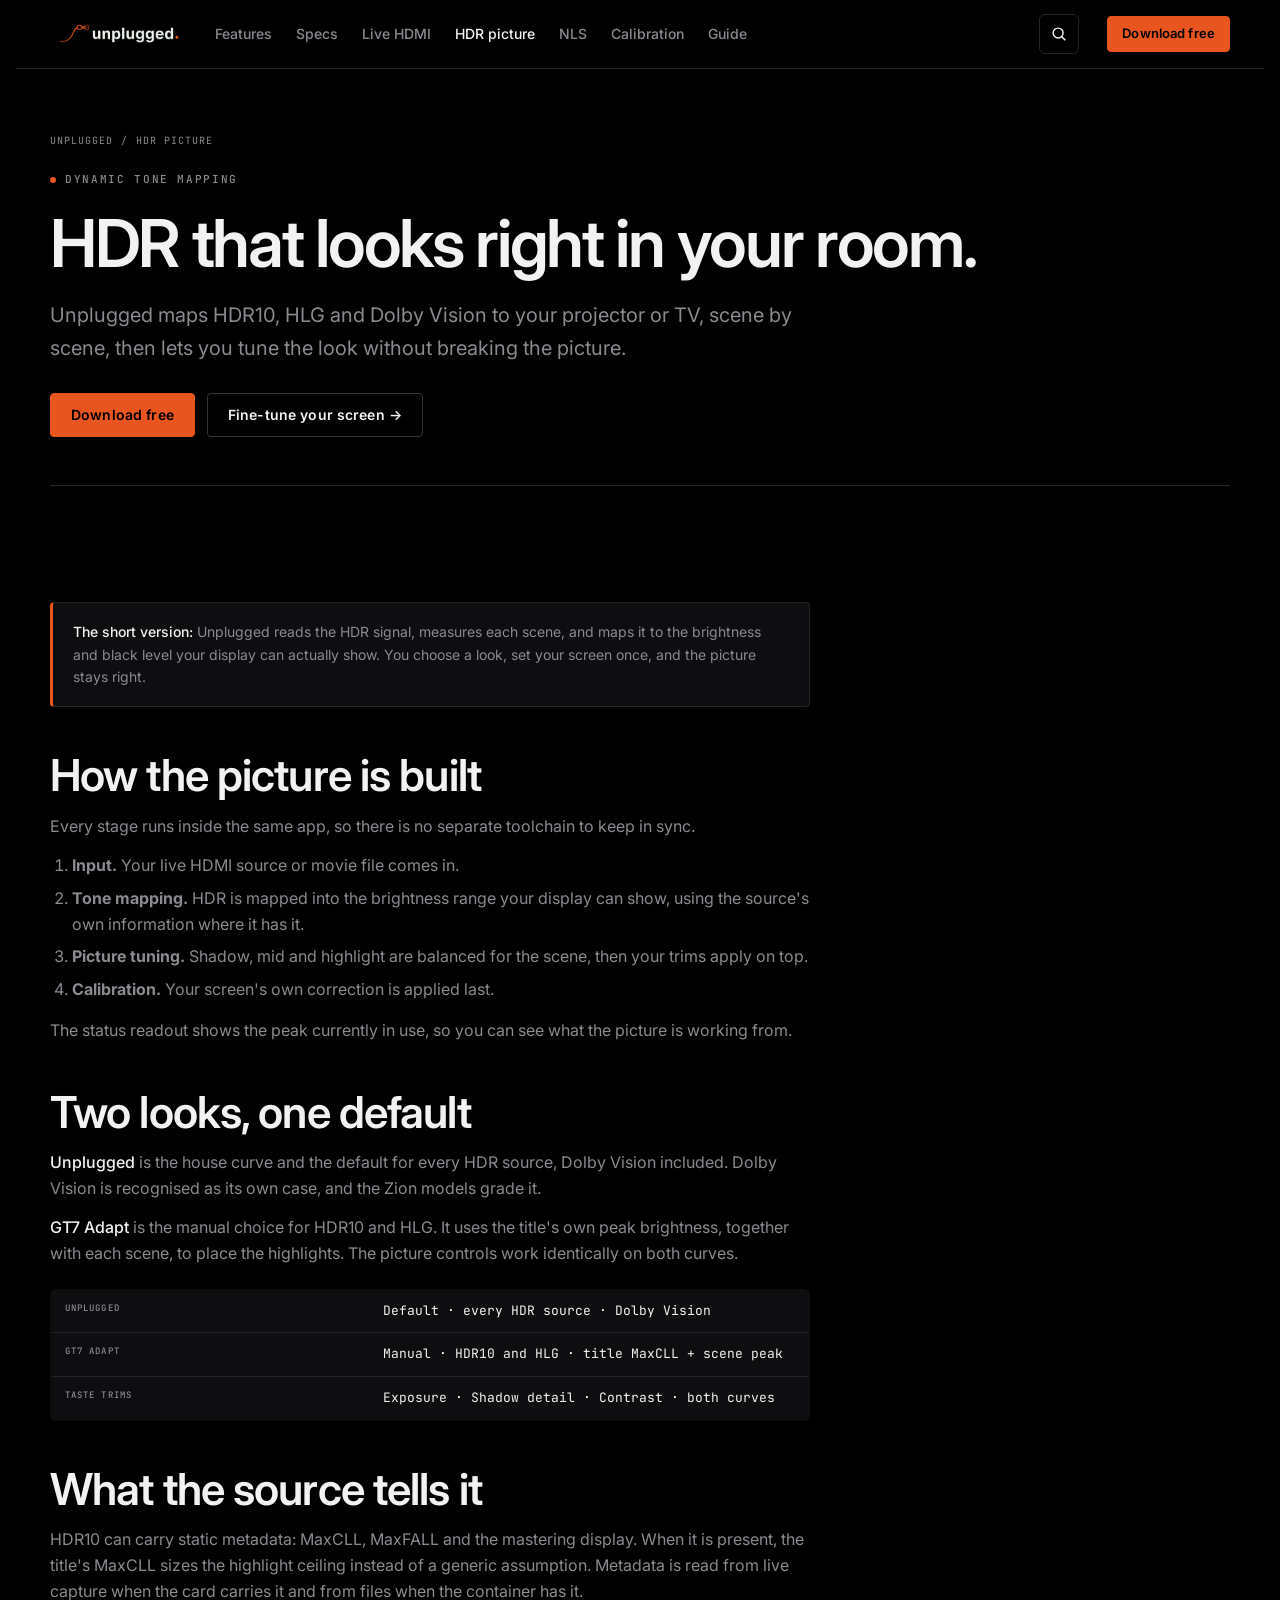
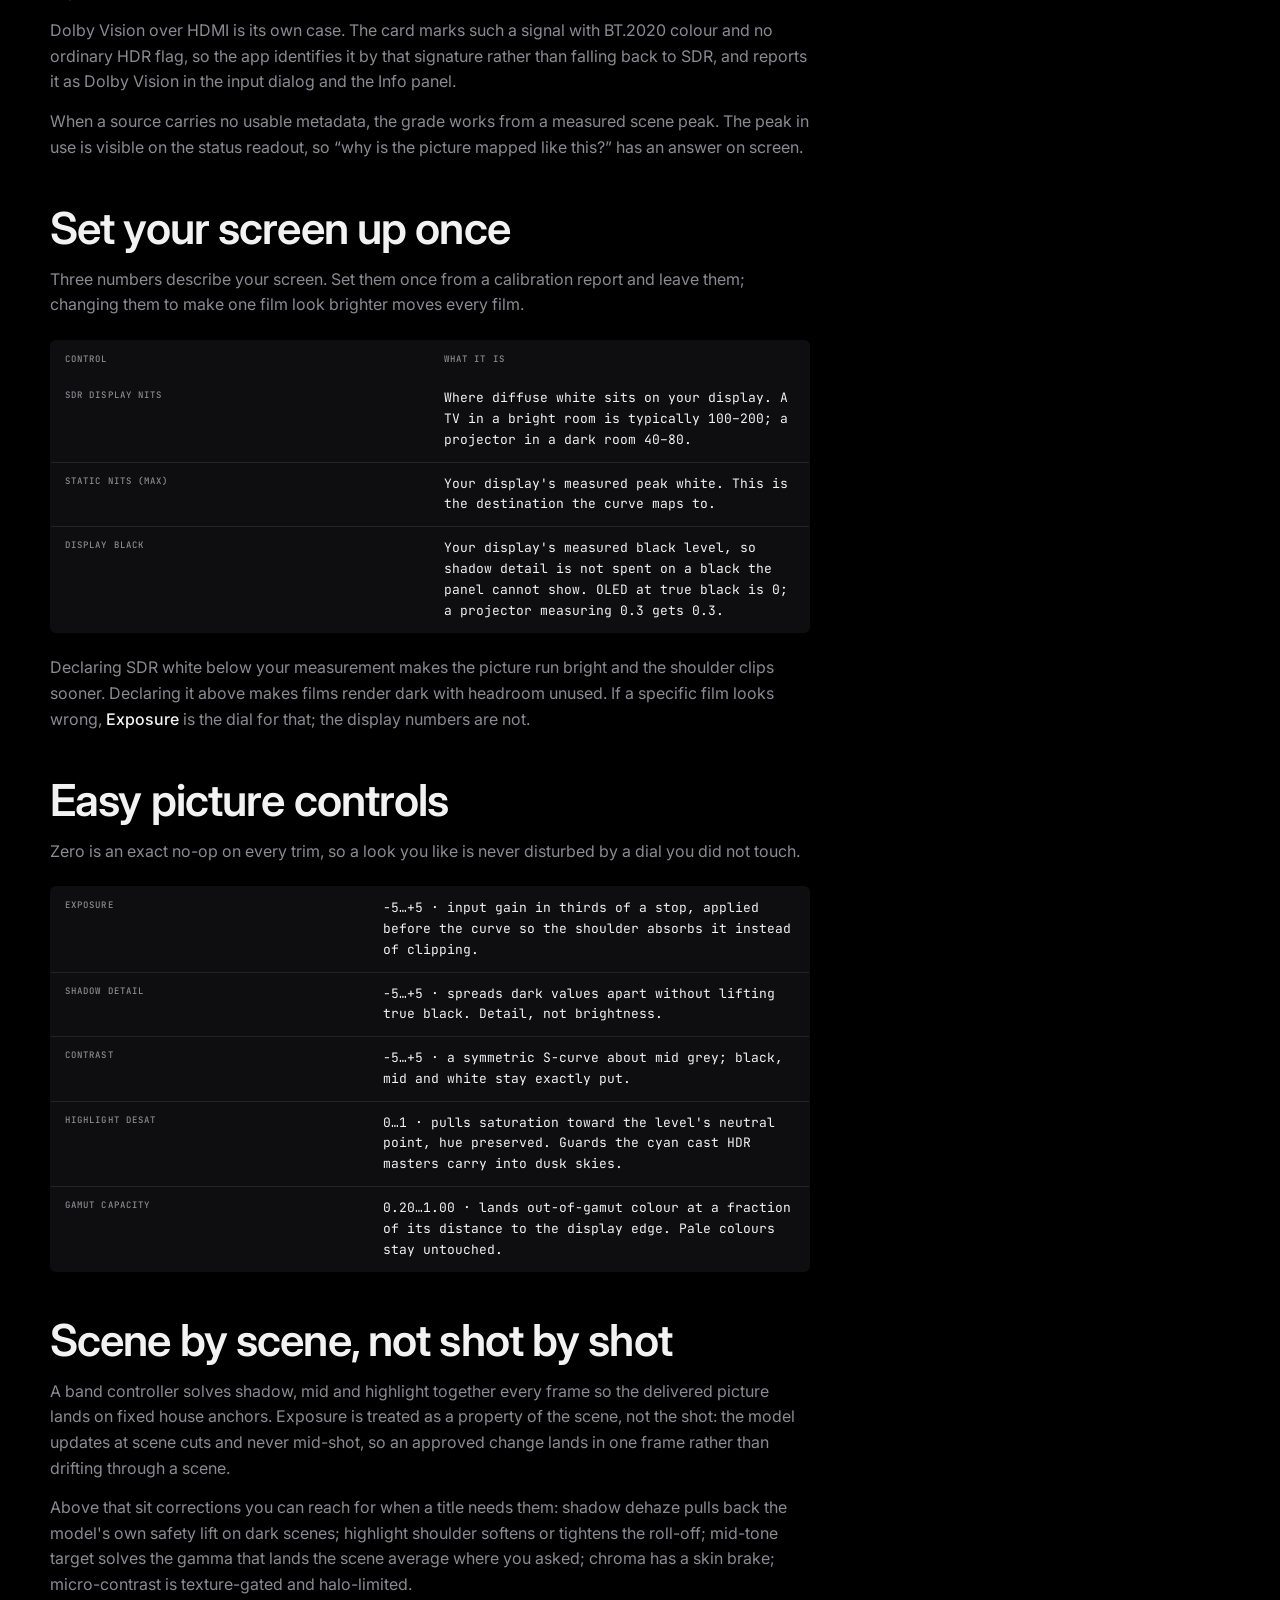
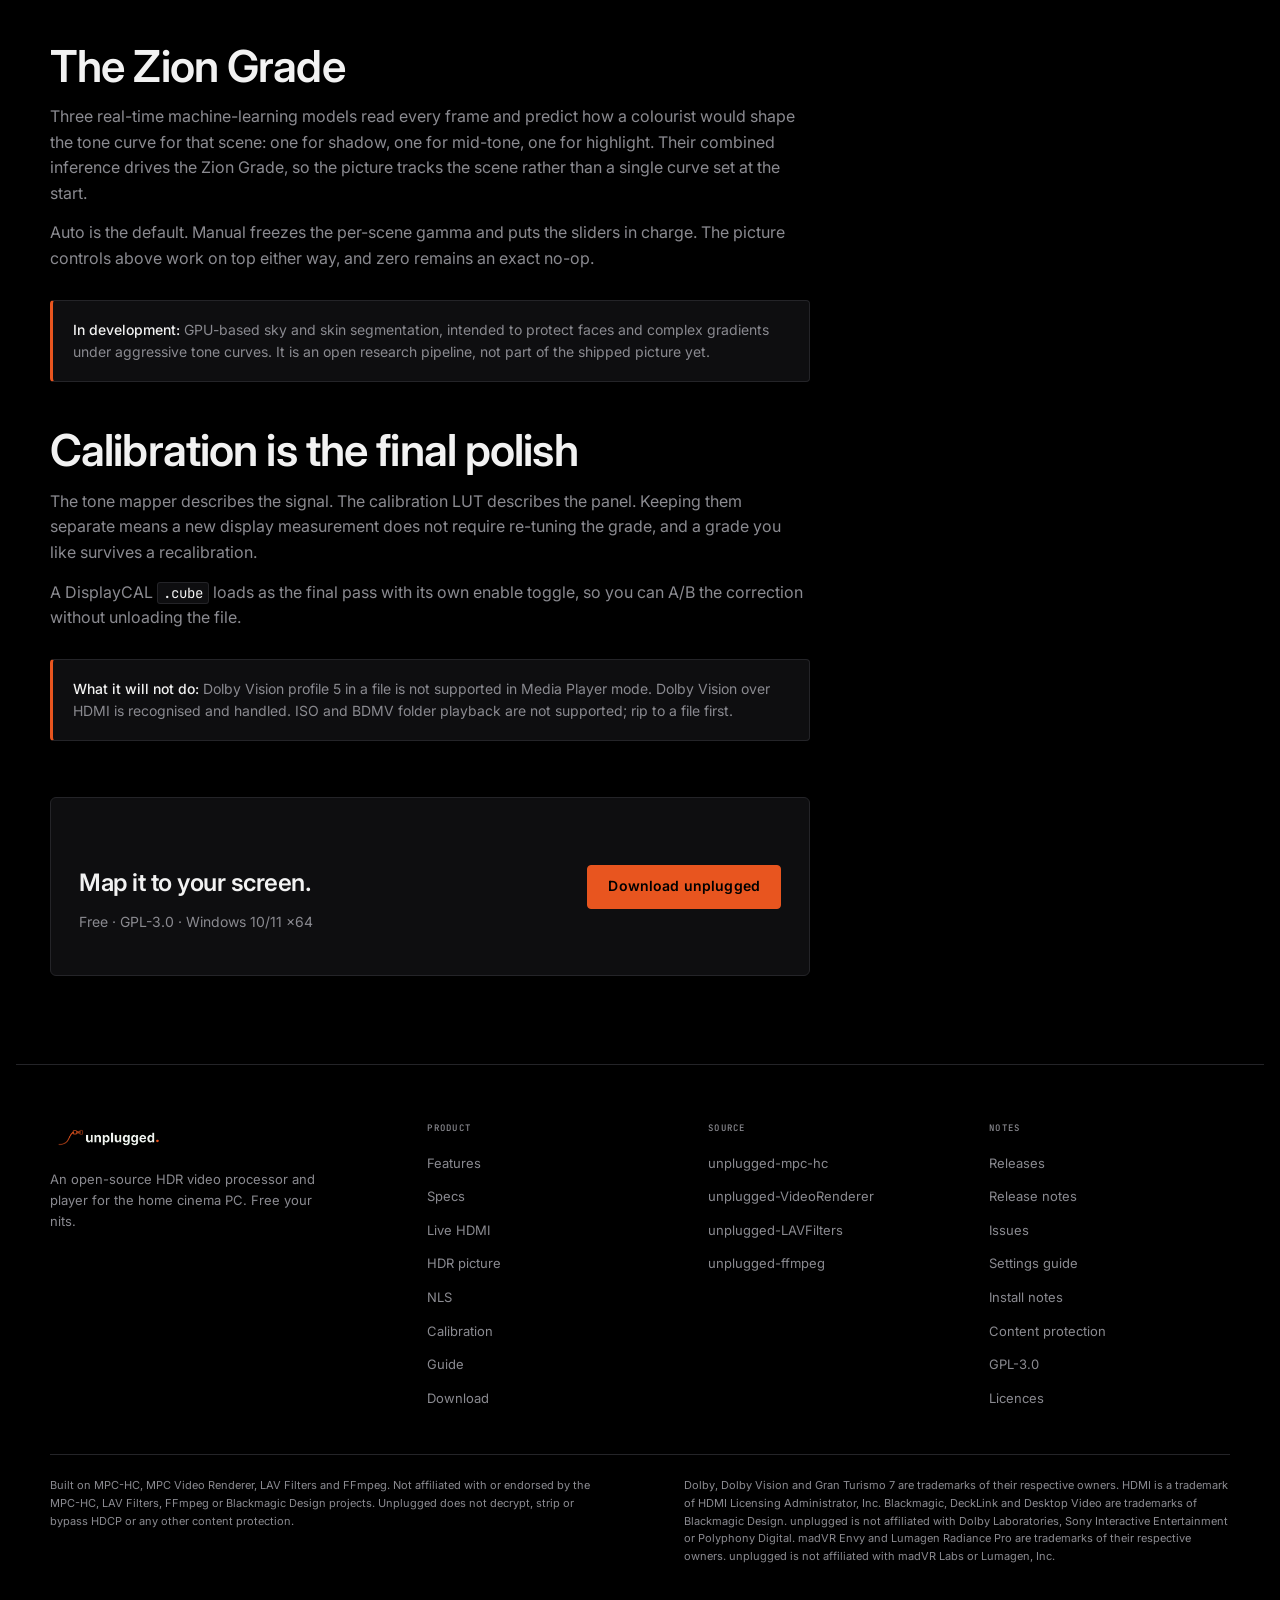
<file: website/hdr-tone-mapping.html>
<!DOCTYPE html>
<html lang="en">
<head>
<meta charset="utf-8">
<meta name="viewport" content="width=device-width, initial-scale=1, viewport-fit=cover">
<title>Dynamic HDR tone mapping for home cinema — unplugged</title>
<meta name="description" content="Scene-by-scene, ML-driven HDR tone mapping for your projector or TV. Unplugged maps HDR10, HLG and Dolby Vision to your screen's real brightness, with easy picture controls and calibration.">
<link rel="canonical" href="https://www.unpluggedvideo.com/hdr-tone-mapping">
<meta property="og:url" content="https://www.unpluggedvideo.com/hdr-tone-mapping">
<meta name="theme-color" content="#000000">
<meta property="og:type" content="article">
<meta property="og:site_name" content="unplugged">
<meta property="og:title" content="Dynamic HDR tone mapping for home cinema">
<meta property="og:description" content="Scene-by-scene HDR tone mapping for your projector or TV — two looks, easy picture controls and a final calibration pass.">
<link rel="icon" href="assets/brand/png/unplugged-icon-32.png" sizes="32x32">
<link rel="icon" href="assets/brand/ico/unplugged.ico" sizes="any">
<link rel="apple-touch-icon" href="assets/brand/png/unplugged-icon-512.png">
<link rel="preconnect" href="https://fonts.googleapis.com">
<link rel="preconnect" href="https://fonts.gstatic.com" crossorigin>
<link rel="stylesheet" href="https://fonts.googleapis.com/css2?family=Inter:wght@400;500;600;700&family=JetBrains+Mono:wght@400;500&display=swap">
<link rel="stylesheet" href="styles.css">
</head>
<body>
<a class="skip" href="#main">Skip to content</a>

<header class="site-head">
  <div class="wrap head-in">
    <a class="brand" href="index.html" aria-label="unplugged home">
      <img src="assets/brand/wordmark/unplugged-wordmark.png" alt="unplugged" width="176" height="26">
    </a>
    <nav id="primary-nav" aria-label="Primary">
      <ul class="nav-links">
        <li><a href="index.html#features">Features</a></li>
        <li><a href="specs.html">Specs</a></li>
        <li><a href="decklink-capture.html">Live HDMI</a></li>
        <li><a href="hdr-tone-mapping.html">HDR picture</a></li>
        <li><a href="non-linear-stretch.html">NLS</a></li>
        <li><a href="calibration.html">Calibration</a></li>
        <li><a href="guide.html">Guide</a></li>
      </ul>
    </nav>
    <span class="head-spacer"></span>
    <a class="btn small head-cta" href="download.html">Download free</a>
    <button class="nav-toggle" type="button" aria-expanded="false" aria-controls="primary-nav" aria-label="Menu">
      <svg viewBox="0 0 20 20" fill="none" stroke="currentColor" stroke-width="1.6" aria-hidden="true">
        <path d="M3 5h14M3 10h14M3 15h14"/>
      </svg>
    </button>
  </div>
</header>

<main id="main">

  <section class="page-hero wrap">
    <div class="crumbs"><a href="index.html">unplugged</a><span>/</span><span>HDR picture</span></div>
    <p class="eyebrow"><span class="dot"></span> Dynamic tone mapping</p>
    <h1>HDR that looks right in your room.</h1>
    <p class="lede">Unplugged maps HDR10, HLG and Dolby Vision to your projector or TV, scene by scene, then lets you tune the look without breaking the picture.</p>
    <div class="actions">
      <a class="btn" href="download.html">Download free</a>
      <a class="btn ghost" href="calibration.html">Fine-tune your screen →</a>
    </div>
  </section>

  <section class="section wrap">
    <div class="prose">
      <div class="callout">
        <strong>The short version:</strong> Unplugged reads the HDR signal, measures each scene, and maps it to the brightness and black level your display can actually show. You choose a look, set your screen once, and the picture stays right.
      </div>

      <h2>How the picture is built</h2>
      <p>Every stage runs inside the same app, so there is no separate toolchain to keep in sync.</p>
      <ol>
        <li><strong>Input.</strong> Your live HDMI source or movie file comes in.</li>
        <li><strong>Tone mapping.</strong> HDR is mapped into the brightness range your display can show, using the source's own information where it has it.</li>
        <li><strong>Picture tuning.</strong> Shadow, mid and highlight are balanced for the scene, then your trims apply on top.</li>
        <li><strong>Calibration.</strong> Your screen's own correction is applied last.</li>
      </ol>
      <p>The status readout shows the peak currently in use, so you can see what the picture is working from.</p>

      <h2>Two looks, one default</h2>
      <p><strong>Unplugged</strong> is the house curve and the default for every HDR source, Dolby Vision included. Dolby Vision is recognised as its own case, and the Zion models grade it.</p>
      <p><strong>GT7 Adapt</strong> is the manual choice for HDR10 and HLG. It uses the title's own peak brightness, together with each scene, to place the highlights. The picture controls work identically on both curves.</p>
      <table class="spec" style="margin: 22px 0;">
        <tbody>
          <tr><th>Unplugged</th><td>Default · every HDR source · Dolby Vision</td></tr>
          <tr><th>GT7 Adapt</th><td>Manual · HDR10 and HLG · title MaxCLL + scene peak</td></tr>
          <tr><th>Taste trims</th><td>Exposure · Shadow detail · Contrast · both curves</td></tr>
        </tbody>
      </table>

      <h2>What the source tells it</h2>
      <p>HDR10 can carry static metadata: MaxCLL, MaxFALL and the mastering display. When it is present, the title's MaxCLL sizes the highlight ceiling instead of a generic assumption. Metadata is read from live capture when the card carries it and from files when the container has it.</p>
      <p>Dolby Vision over HDMI is its own case. The card marks such a signal with BT.2020 colour and no ordinary HDR flag, so the app identifies it by that signature rather than falling back to SDR, and reports it as Dolby Vision in the input dialog and the Info panel.</p>
      <p>When a source carries no usable metadata, the grade works from a measured scene peak. The peak in use is visible on the status readout, so “why is the picture mapped like this?” has an answer on screen.</p>

      <h2>Set your screen up once</h2>
      <p>Three numbers describe your screen. Set them once from a calibration report and leave them; changing them to make one film look brighter moves every film.</p>
      <table class="spec" style="margin: 22px 0;">
        <thead>
          <tr><th style="width: 30%;">Control</th><th>What it is</th></tr>
        </thead>
        <tbody>
          <tr><th>SDR display nits</th><td>Where diffuse white sits on your display. A TV in a bright room is typically 100–200; a projector in a dark room 40–80.</td></tr>
          <tr><th>Static nits (max)</th><td>Your display's measured peak white. This is the destination the curve maps to.</td></tr>
          <tr><th>Display black</th><td>Your display's measured black level, so shadow detail is not spent on a black the panel cannot show. OLED at true black is 0; a projector measuring 0.3 gets 0.3.</td></tr>
        </tbody>
      </table>
      <p>Declaring SDR white below your measurement makes the picture run bright and the shoulder clips sooner. Declaring it above makes films render dark with headroom unused. If a specific film looks wrong, <strong>Exposure</strong> is the dial for that; the display numbers are not.</p>

      <h2>Easy picture controls</h2>
      <p>Zero is an exact no-op on every trim, so a look you like is never disturbed by a dial you did not touch.</p>
      <table class="spec" style="margin: 22px 0;">
        <tbody>
          <tr><th>Exposure</th><td>−5…+5 · input gain in thirds of a stop, applied before the curve so the shoulder absorbs it instead of clipping.</td></tr>
          <tr><th>Shadow detail</th><td>−5…+5 · spreads dark values apart without lifting true black. Detail, not brightness.</td></tr>
          <tr><th>Contrast</th><td>−5…+5 · a symmetric S-curve about mid grey; black, mid and white stay exactly put.</td></tr>
          <tr><th>Highlight desat</th><td>0…1 · pulls saturation toward the level's neutral point, hue preserved. Guards the cyan cast HDR masters carry into dusk skies.</td></tr>
          <tr><th>Gamut capacity</th><td>0.20…1.00 · lands out-of-gamut colour at a fraction of its distance to the display edge. Pale colours stay untouched.</td></tr>
        </tbody>
      </table>

      <h2>Scene by scene, not shot by shot</h2>
      <p>A band controller solves shadow, mid and highlight together every frame so the delivered picture lands on fixed house anchors. Exposure is treated as a property of the scene, not the shot: the model updates at scene cuts and never mid-shot, so an approved change lands in one frame rather than drifting through a scene.</p>
      <p>Above that sit corrections you can reach for when a title needs them: shadow dehaze pulls back the model's own safety lift on dark scenes; highlight shoulder softens or tightens the roll-off; mid-tone target solves the gamma that lands the scene average where you asked; chroma has a skin brake; micro-contrast is texture-gated and halo-limited.</p>

      <h2 id="zion">The Zion Grade</h2>
      <p>Three real-time machine-learning models read every frame and predict how a colourist would shape the tone curve for that scene: one for shadow, one for mid-tone, one for highlight. Their combined inference drives the Zion Grade, so the picture tracks the scene rather than a single curve set at the start.</p>
      <p>Auto is the default. Manual freezes the per-scene gamma and puts the sliders in charge. The picture controls above work on top either way, and zero remains an exact no-op.</p>
      <div class="callout">
        <strong>In development:</strong> GPU-based sky and skin segmentation, intended to protect faces and complex gradients under aggressive tone curves. It is an open research pipeline, not part of the shipped picture yet.
      </div>

      <h2>Calibration is the final polish</h2>
      <p>The tone mapper describes the signal. The calibration LUT describes the panel. Keeping them separate means a new display measurement does not require re-tuning the grade, and a grade you like survives a recalibration.</p>
      <p>A DisplayCAL <code>.cube</code> loads as the final pass with its own enable toggle, so you can A/B the correction without unloading the file.</p>

      <div class="callout">
        <strong>What it will not do:</strong> Dolby Vision profile 5 in a file is not supported in Media Player mode. Dolby Vision over HDMI is recognised and handled. ISO and BDMV folder playback are not supported; rip to a file first.
      </div>

      <div class="page-cta">
        <div>
          <h2>Map it to your screen.</h2>
          <p>Free · GPL-3.0 · Windows 10/11 x64</p>
        </div>
        <a class="btn" href="download.html">Download unplugged</a>
      </div>
    </div>
  </section>

</main>

<footer class="site-foot">
  <div class="wrap">
    <div class="foot-grid">
      <div class="foot-brand">
        <img src="assets/brand/wordmark/unplugged-wordmark.png" alt="unplugged" width="150" height="22">
        <p>An open-source HDR video processor and player for the home cinema PC. Free your nits.</p>
      </div>
      <div class="foot-col">
        <h4>Product</h4>
        <ul>
          <li><a href="index.html#features">Features</a></li>
        <li><a href="specs.html">Specs</a></li>
          <li><a href="decklink-capture.html">Live HDMI</a></li>
          <li><a href="hdr-tone-mapping.html">HDR picture</a></li>
          <li><a href="non-linear-stretch.html">NLS</a></li>
          <li><a href="calibration.html">Calibration</a></li>
        <li><a href="guide.html">Guide</a></li>
          <li><a href="download.html">Download</a></li>
        </ul>
      </div>
      <div class="foot-col">
        <h4>Source</h4>
        <ul>
          <li><a href="https://github.com/spedagadi/unplugged-mpc-hc">unplugged-mpc-hc</a></li>
          <li><a href="https://github.com/spedagadi/unplugged-VideoRenderer">unplugged-VideoRenderer</a></li>
          <li><a href="https://github.com/spedagadi/unplugged-LAVFilters">unplugged-LAVFilters</a></li>
          <li><a href="https://github.com/spedagadi/unplugged-ffmpeg">unplugged-ffmpeg</a></li>
        </ul>
      </div>
      <div class="foot-col">
        <h4>Notes</h4>
        <ul>
          <li><a href="https://github.com/spedagadi/unplugged-mpc-hc/releases">Releases</a></li>
          <li><a href="download.html#release-notes">Release notes</a></li>
          <li><a href="https://github.com/spedagadi/unplugged-mpc-hc/issues">Issues</a></li>
          <li><a href="https://github.com/spedagadi/unplugged-mpc-hc/blob/zion-s3-shell/docs/settings-guide.md">Settings guide</a></li>
          <li><a href="download.html">Install notes</a></li>
          <li><a href="content-protection.html">Content protection</a></li>
          <li><a href="https://www.gnu.org/licenses/gpl-3.0.html">GPL-3.0</a></li>
          <li><a href="download.html#licences">Licences</a></li>
        </ul>
      </div>
    </div>
    <div class="legal">
      <p>Built on MPC-HC, MPC Video Renderer, LAV Filters and FFmpeg. Not affiliated with or endorsed by the MPC-HC, LAV Filters, FFmpeg or Blackmagic Design projects. Unplugged does not decrypt, strip or bypass HDCP or any other content protection.</p>
      <p>Dolby, Dolby Vision and Gran Turismo 7 are trademarks of their respective owners. HDMI is a trademark of HDMI Licensing Administrator, Inc. Blackmagic, DeckLink and Desktop Video are trademarks of Blackmagic Design. unplugged is not affiliated with Dolby Laboratories, Sony Interactive Entertainment or Polyphony Digital. madVR Envy and Lumagen Radiance Pro are trademarks of their respective owners. unplugged is not affiliated with madVR Labs or Lumagen, Inc.</p>
    </div>
  </div>
</footer>

<script src="site.js"></script>
</body>
</html>
</file>
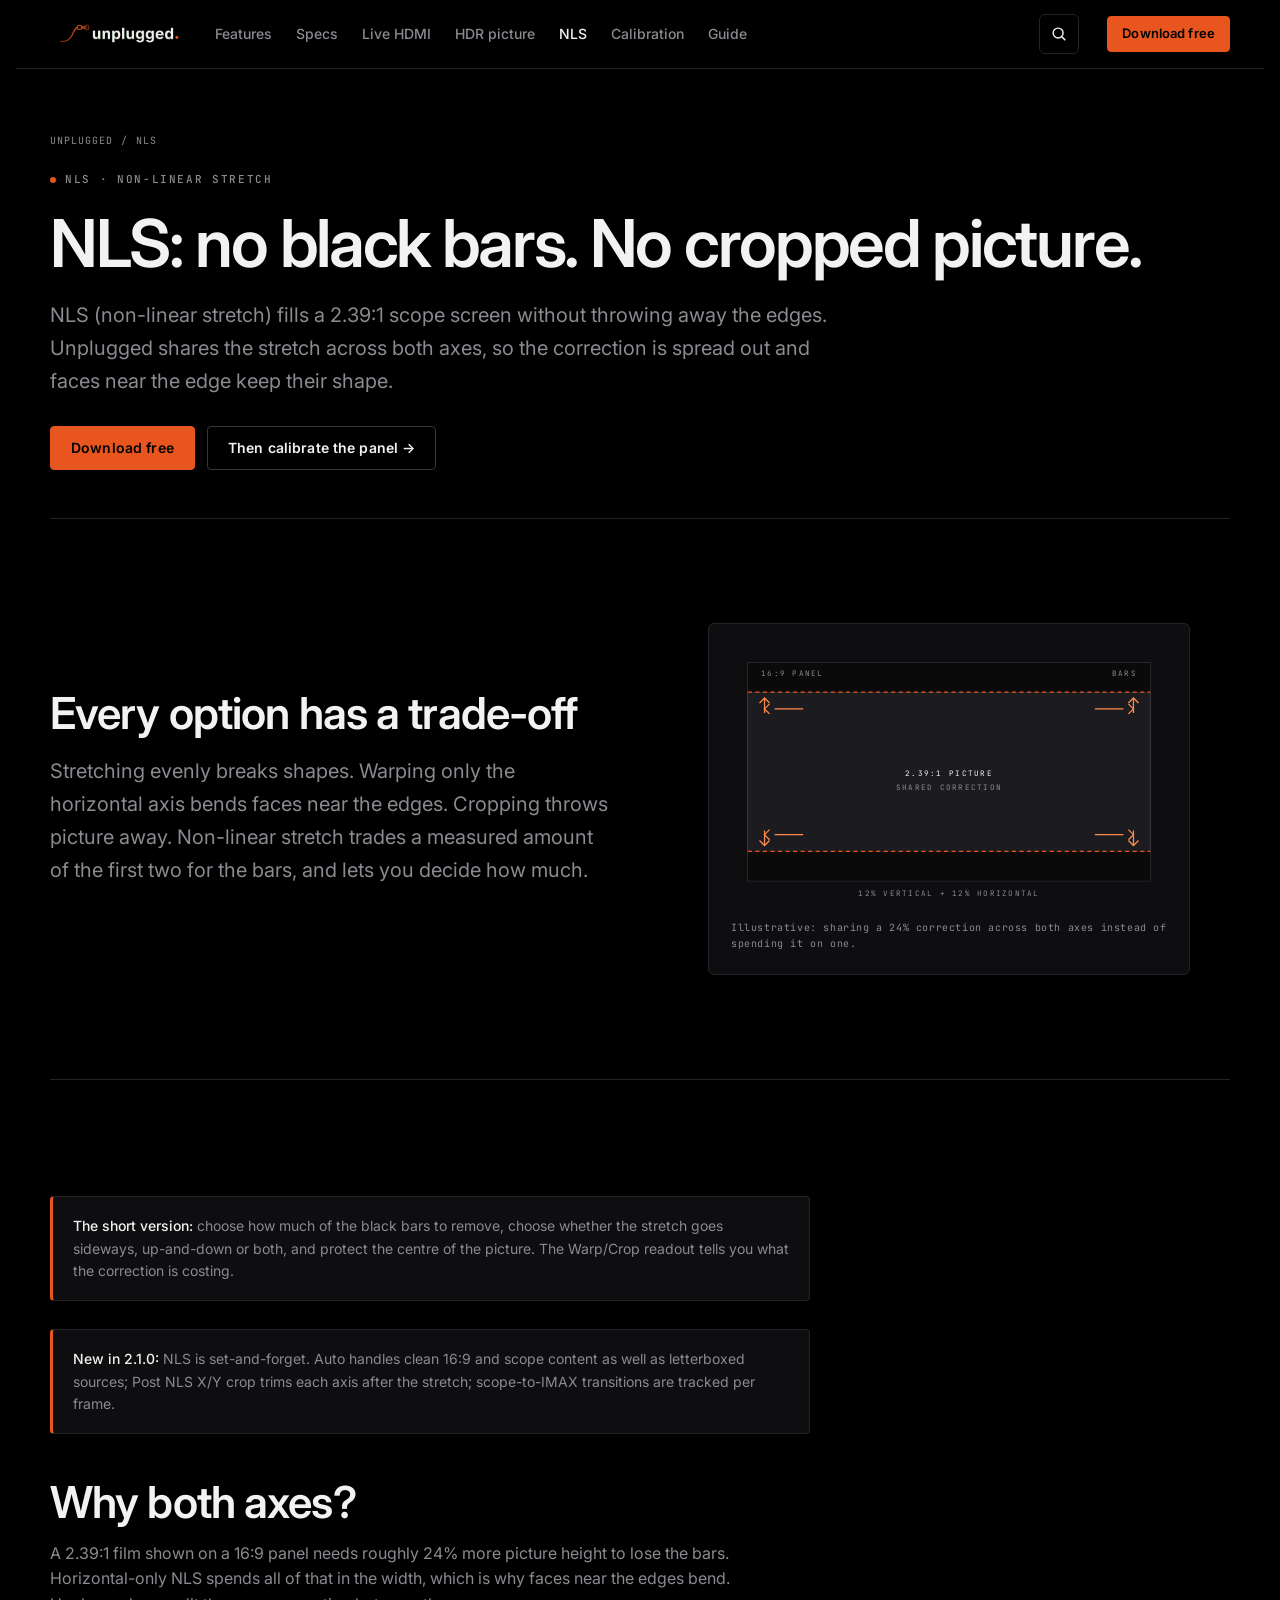
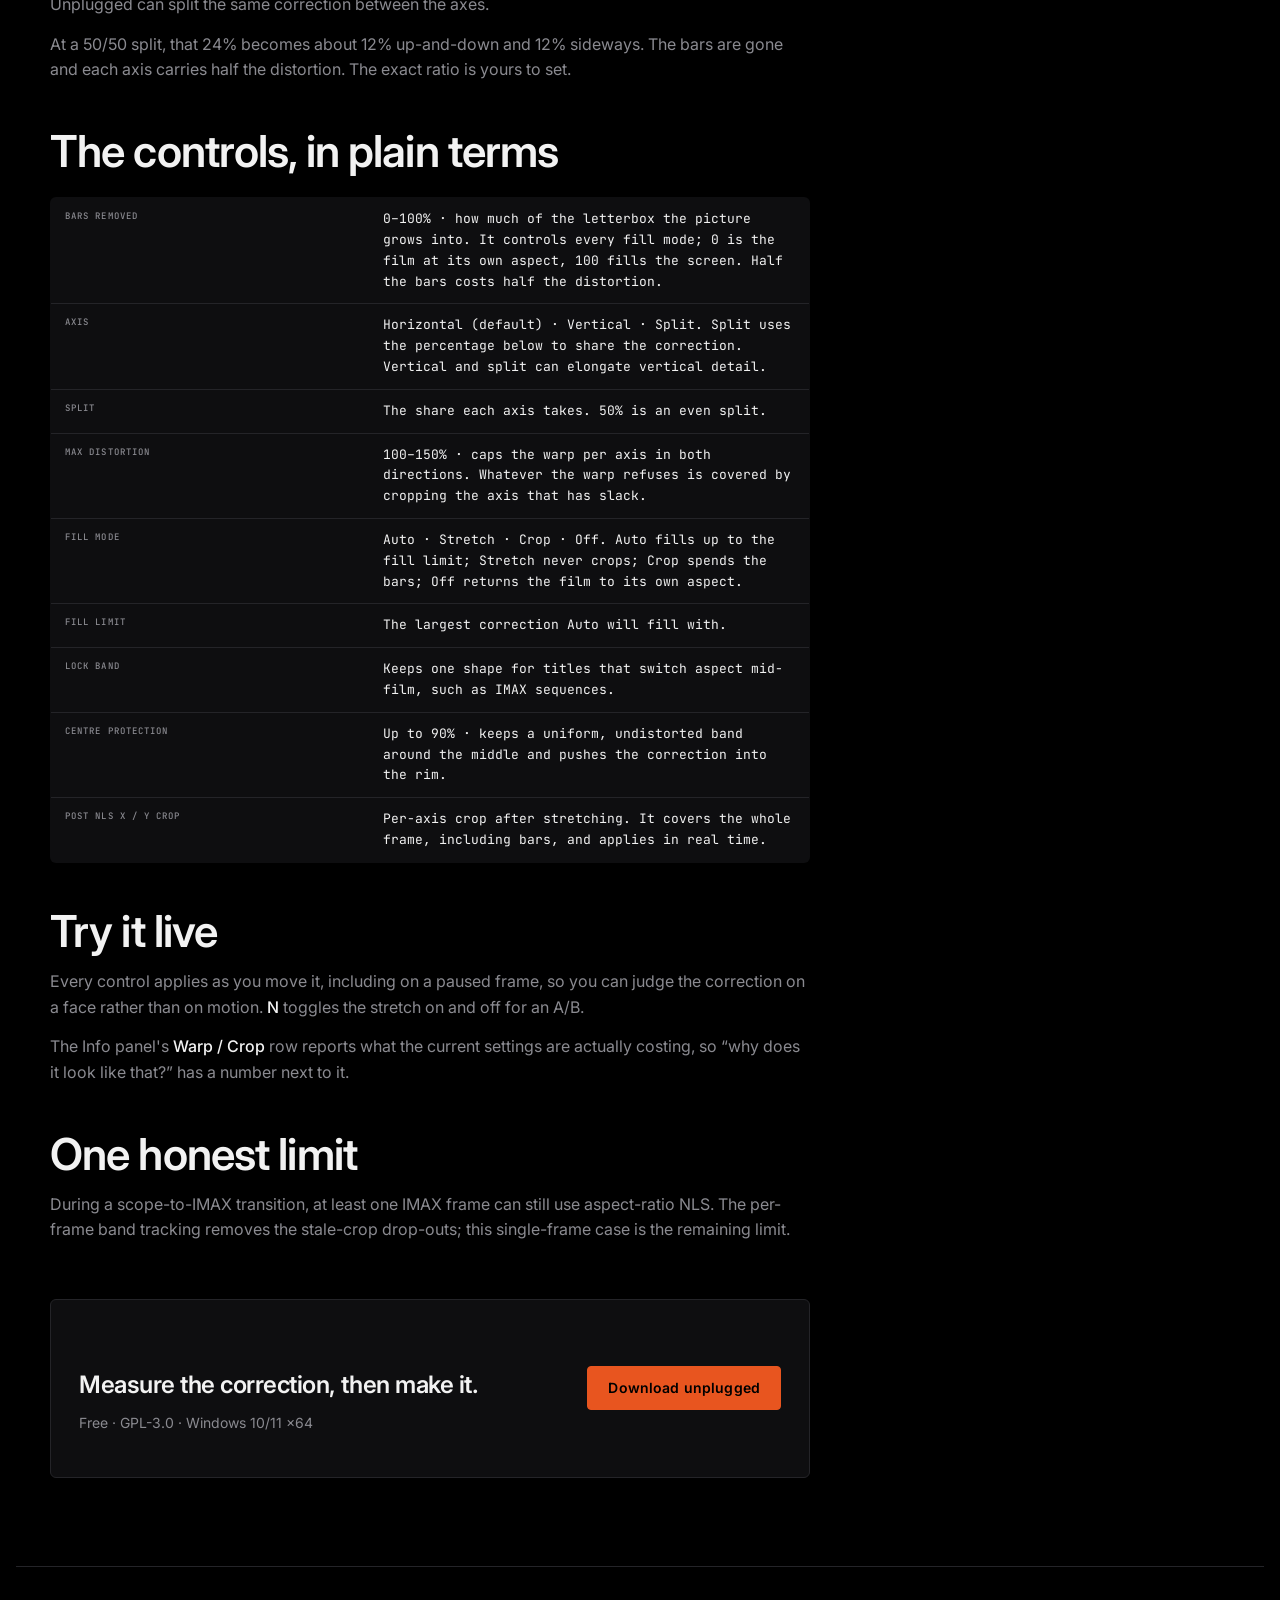
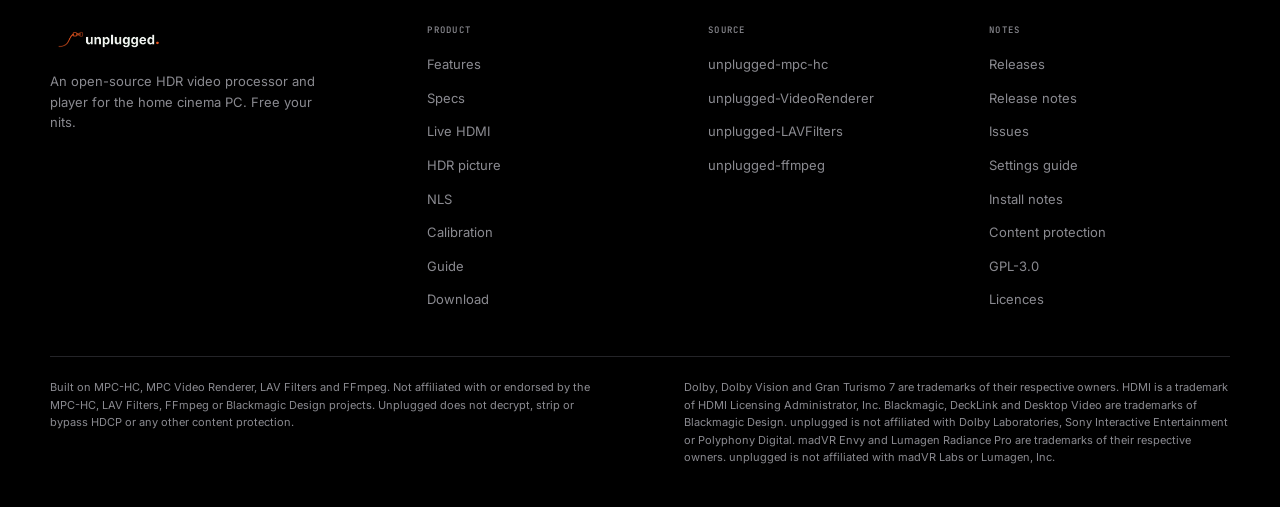
<file: website/non-linear-stretch.html>
<!DOCTYPE html>
<html lang="en">
<head>
<meta charset="utf-8">
<meta name="viewport" content="width=device-width, initial-scale=1, viewport-fit=cover">
<title>NLS (non-linear stretch) for scope screens — unplugged</title>
<meta name="description" content="NLS (non-linear stretch) fills a 2.39:1 scope screen without black bars or cropping. Unplugged shares the stretch across both axes, protects the centre and shows what the correction costs.">
<link rel="canonical" href="https://www.unpluggedvideo.com/non-linear-stretch">
<meta property="og:url" content="https://www.unpluggedvideo.com/non-linear-stretch">
<meta name="theme-color" content="#000000">
<meta property="og:type" content="article">
<meta property="og:site_name" content="unplugged">
<meta property="og:title" content="NLS (non-linear stretch) for scope screens">
<meta property="og:description" content="NLS with dual-axis stretch and centre protection for scope screens. No black bars, no cropped picture.">
<link rel="icon" href="assets/brand/png/unplugged-icon-32.png" sizes="32x32">
<link rel="icon" href="assets/brand/ico/unplugged.ico" sizes="any">
<link rel="apple-touch-icon" href="assets/brand/png/unplugged-icon-512.png">
<link rel="preconnect" href="https://fonts.googleapis.com">
<link rel="preconnect" href="https://fonts.gstatic.com" crossorigin>
<link rel="stylesheet" href="https://fonts.googleapis.com/css2?family=Inter:wght@400;500;600;700&family=JetBrains+Mono:wght@400;500&display=swap">
<link rel="stylesheet" href="styles.css">
</head>
<body>
<a class="skip" href="#main">Skip to content</a>

<header class="site-head">
  <div class="wrap head-in">
    <a class="brand" href="index.html" aria-label="unplugged home">
      <img src="assets/brand/wordmark/unplugged-wordmark.png" alt="unplugged" width="176" height="26">
    </a>
    <nav id="primary-nav" aria-label="Primary">
      <ul class="nav-links">
        <li><a href="index.html#features">Features</a></li>
        <li><a href="specs.html">Specs</a></li>
        <li><a href="decklink-capture.html">Live HDMI</a></li>
        <li><a href="hdr-tone-mapping.html">HDR picture</a></li>
        <li><a href="non-linear-stretch.html">NLS</a></li>
        <li><a href="calibration.html">Calibration</a></li>
        <li><a href="guide.html">Guide</a></li>
      </ul>
    </nav>
    <span class="head-spacer"></span>
    <a class="btn small head-cta" href="download.html">Download free</a>
    <button class="nav-toggle" type="button" aria-expanded="false" aria-controls="primary-nav" aria-label="Menu">
      <svg viewBox="0 0 20 20" fill="none" stroke="currentColor" stroke-width="1.6" aria-hidden="true">
        <path d="M3 5h14M3 10h14M3 15h14"/>
      </svg>
    </button>
  </div>
</header>

<main id="main">

  <section class="page-hero wrap">
    <div class="crumbs"><a href="index.html">unplugged</a><span>/</span><span>NLS</span></div>
    <p class="eyebrow"><span class="dot"></span> NLS · non-linear stretch</p>
    <h1>NLS: no black bars. No cropped picture.</h1>
    <p class="lede">NLS (non-linear stretch) fills a 2.39:1 scope screen without throwing away the edges. Unplugged shares the stretch across both axes, so the correction is spread out and faces near the edge keep their shape.</p>
    <div class="actions">
      <a class="btn" href="download.html">Download free</a>
      <a class="btn ghost" href="calibration.html">Then calibrate the panel →</a>
    </div>
  </section>

  <section class="section wrap">
    <div class="split" style="align-items: center;">
      <div class="split-copy">
        <h2>Every option has a trade-off</h2>
        <p class="lede">Stretching evenly breaks shapes. Warping only the horizontal axis bends faces near the edges. Cropping throws picture away. Non-linear stretch trades a measured amount of the first two for the bars, and lets you decide how much.</p>
      </div>
      <figure class="figure">
        <svg viewBox="0 0 520 310" role="img" aria-label="A 2.39:1 picture inside a 16:9 panel, with the correction shared between the vertical and horizontal axes.">
          <rect x="20" y="20" width="480" height="260" fill="#141416" stroke="#35353b" stroke-width="1.5"/>
          <rect x="20" y="55" width="480" height="190" fill="#1c1c20" stroke="#3b3b42" stroke-width="1"/>
          <rect x="20" y="20" width="480" height="35" fill="#0a0a0b"/>
          <rect x="20" y="245" width="480" height="35" fill="#0a0a0b"/>
          <g stroke="#E8551F" stroke-width="1.5" stroke-dasharray="5 4">
            <line x1="20" y1="55" x2="500" y2="55"/>
            <line x1="20" y1="245" x2="500" y2="245"/>
          </g>
          <g stroke="#FF8A4C" stroke-width="1.5" fill="none">
            <path d="M40 62v18M34 68l6-6 6 6"/>
            <path d="M480 62v18M474 68l6-6 6 6"/>
            <path d="M40 238v-18M34 232l6 6 6-6"/>
            <path d="M480 238v-18M474 232l6 6 6-6"/>
            <path d="M52 75h34M46 69l-6 6 6 6"/>
            <path d="M434 75h34M474 69l6 6-6 6"/>
            <path d="M52 225h34M46 231l-6-6 6-6"/>
            <path d="M434 225h34M474 231l6-6-6-6"/>
          </g>
          <g font-family="JetBrains Mono, monospace" font-size="9" letter-spacing="1.5" fill="#8A8A90">
            <text x="36" y="36">16:9 PANEL</text>
            <text x="484" y="36" text-anchor="end">BARS</text>
            <text x="260" y="155" text-anchor="middle" fill="#F2F2F2">2.39:1 PICTURE</text>
            <text x="260" y="172" text-anchor="middle">SHARED CORRECTION</text>
            <text x="260" y="298" text-anchor="middle">12% VERTICAL + 12% HORIZONTAL</text>
          </g>
        </svg>
        <figcaption>Illustrative: sharing a 24% correction across both axes instead of spending it on one.</figcaption>
      </figure>
    </div>
  </section>

  <section class="section wrap">
    <div class="prose">
      <div class="callout">
        <strong>The short version:</strong> choose how much of the black bars to remove, choose whether the stretch goes sideways, up-and-down or both, and protect the centre of the picture. The Warp/Crop readout tells you what the correction is costing.
      </div>
      <div class="callout">
        <strong>New in 2.1.0:</strong> NLS is set-and-forget. Auto handles clean 16:9 and scope content as well as letterboxed sources; Post NLS X/Y crop trims each axis after the stretch; scope-to-IMAX transitions are tracked per frame.
      </div>

      <h2>Why both axes?</h2>
      <p>A 2.39:1 film shown on a 16:9 panel needs roughly 24% more picture height to lose the bars. Horizontal-only NLS spends all of that in the width, which is why faces near the edges bend. Unplugged can split the same correction between the axes.</p>
      <p>At a 50/50 split, that 24% becomes about 12% up-and-down and 12% sideways. The bars are gone and each axis carries half the distortion. The exact ratio is yours to set.</p>

      <h2>The controls, in plain terms</h2>
      <table class="spec" style="margin: 22px 0;">
        <tbody>
          <tr><th>Bars removed</th><td>0–100% · how much of the letterbox the picture grows into. It controls every fill mode; 0 is the film at its own aspect, 100 fills the screen. Half the bars costs half the distortion.</td></tr>
          <tr><th>Axis</th><td>Horizontal (default) · Vertical · Split. Split uses the percentage below to share the correction. Vertical and split can elongate vertical detail.</td></tr>
          <tr><th>Split</th><td>The share each axis takes. 50% is an even split.</td></tr>
          <tr><th>Max distortion</th><td>100–150% · caps the warp per axis in both directions. Whatever the warp refuses is covered by cropping the axis that has slack.</td></tr>
          <tr><th>Fill mode</th><td>Auto · Stretch · Crop · Off. Auto fills up to the fill limit; Stretch never crops; Crop spends the bars; Off returns the film to its own aspect.</td></tr>
          <tr><th>Fill limit</th><td>The largest correction Auto will fill with.</td></tr>
          <tr><th>Lock band</th><td>Keeps one shape for titles that switch aspect mid-film, such as IMAX sequences.</td></tr>
          <tr><th>Centre protection</th><td>Up to 90% · keeps a uniform, undistorted band around the middle and pushes the correction into the rim.</td></tr>
          <tr><th>Post NLS X / Y crop</th><td>Per-axis crop after stretching. It covers the whole frame, including bars, and applies in real time.</td></tr>
        </tbody>
      </table>

      <h2>Try it live</h2>
      <p>Every control applies as you move it, including on a paused frame, so you can judge the correction on a face rather than on motion. <strong>N</strong> toggles the stretch on and off for an A/B.</p>
      <p>The Info panel's <strong>Warp / Crop</strong> row reports what the current settings are actually costing, so “why does it look like that?” has a number next to it.</p>

      <h2>One honest limit</h2>
      <p>During a scope-to-IMAX transition, at least one IMAX frame can still use aspect-ratio NLS. The per-frame band tracking removes the stale-crop drop-outs; this single-frame case is the remaining limit.</p>

      <div class="page-cta">
        <div>
          <h2>Measure the correction, then make it.</h2>
          <p>Free · GPL-3.0 · Windows 10/11 x64</p>
        </div>
        <a class="btn" href="download.html">Download unplugged</a>
      </div>
    </div>
  </section>

</main>

<footer class="site-foot">
  <div class="wrap">
    <div class="foot-grid">
      <div class="foot-brand">
        <img src="assets/brand/wordmark/unplugged-wordmark.png" alt="unplugged" width="150" height="22">
        <p>An open-source HDR video processor and player for the home cinema PC. Free your nits.</p>
      </div>
      <div class="foot-col">
        <h4>Product</h4>
        <ul>
          <li><a href="index.html#features">Features</a></li>
        <li><a href="specs.html">Specs</a></li>
          <li><a href="decklink-capture.html">Live HDMI</a></li>
          <li><a href="hdr-tone-mapping.html">HDR picture</a></li>
          <li><a href="non-linear-stretch.html">NLS</a></li>
          <li><a href="calibration.html">Calibration</a></li>
        <li><a href="guide.html">Guide</a></li>
          <li><a href="download.html">Download</a></li>
        </ul>
      </div>
      <div class="foot-col">
        <h4>Source</h4>
        <ul>
          <li><a href="https://github.com/spedagadi/unplugged-mpc-hc">unplugged-mpc-hc</a></li>
          <li><a href="https://github.com/spedagadi/unplugged-VideoRenderer">unplugged-VideoRenderer</a></li>
          <li><a href="https://github.com/spedagadi/unplugged-LAVFilters">unplugged-LAVFilters</a></li>
          <li><a href="https://github.com/spedagadi/unplugged-ffmpeg">unplugged-ffmpeg</a></li>
        </ul>
      </div>
      <div class="foot-col">
        <h4>Notes</h4>
        <ul>
          <li><a href="https://github.com/spedagadi/unplugged-mpc-hc/releases">Releases</a></li>
          <li><a href="download.html#release-notes">Release notes</a></li>
          <li><a href="https://github.com/spedagadi/unplugged-mpc-hc/issues">Issues</a></li>
          <li><a href="https://github.com/spedagadi/unplugged-mpc-hc/blob/zion-s3-shell/docs/settings-guide.md">Settings guide</a></li>
          <li><a href="download.html">Install notes</a></li>
          <li><a href="content-protection.html">Content protection</a></li>
          <li><a href="https://www.gnu.org/licenses/gpl-3.0.html">GPL-3.0</a></li>
          <li><a href="download.html#licences">Licences</a></li>
        </ul>
      </div>
    </div>
    <div class="legal">
      <p>Built on MPC-HC, MPC Video Renderer, LAV Filters and FFmpeg. Not affiliated with or endorsed by the MPC-HC, LAV Filters, FFmpeg or Blackmagic Design projects. Unplugged does not decrypt, strip or bypass HDCP or any other content protection.</p>
      <p>Dolby, Dolby Vision and Gran Turismo 7 are trademarks of their respective owners. HDMI is a trademark of HDMI Licensing Administrator, Inc. Blackmagic, DeckLink and Desktop Video are trademarks of Blackmagic Design. unplugged is not affiliated with Dolby Laboratories, Sony Interactive Entertainment or Polyphony Digital. madVR Envy and Lumagen Radiance Pro are trademarks of their respective owners. unplugged is not affiliated with madVR Labs or Lumagen, Inc.</p>
    </div>
  </div>
</footer>

<script src="site.js"></script>
</body>
</html>
</file>
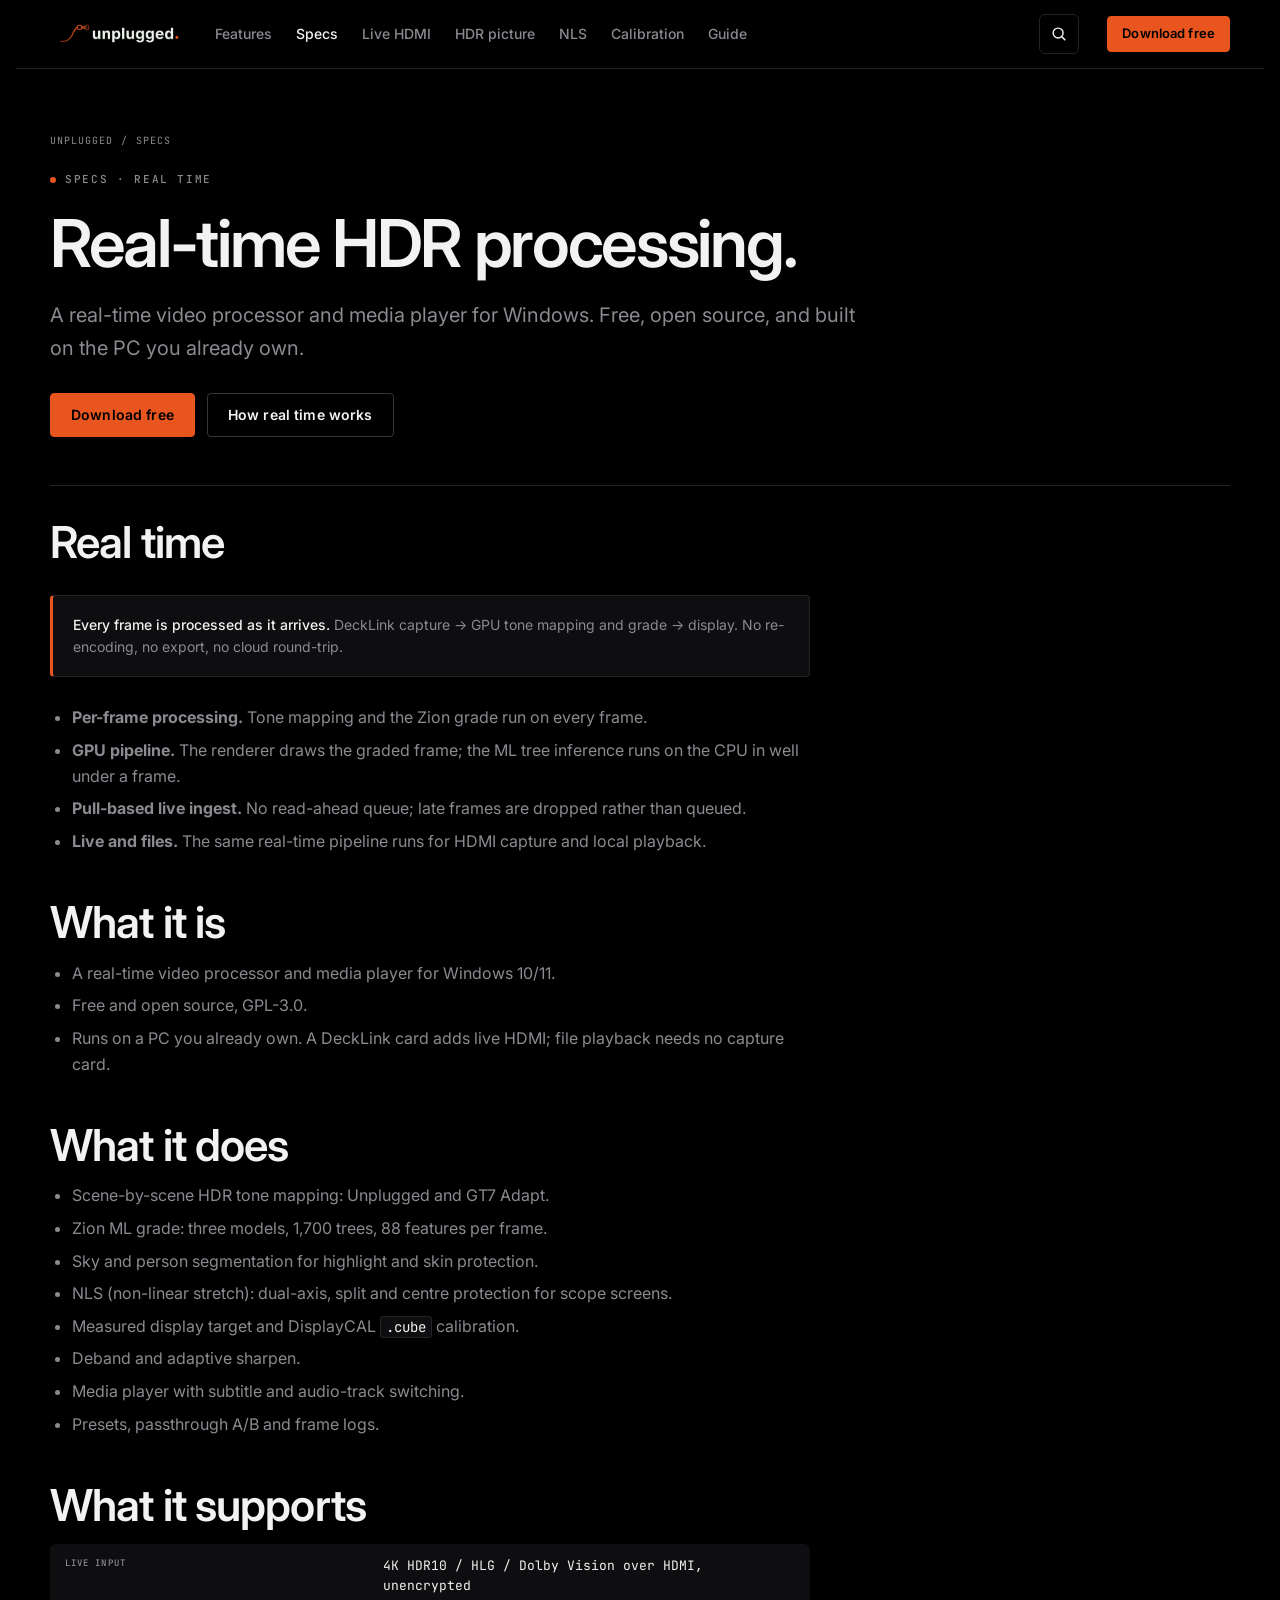
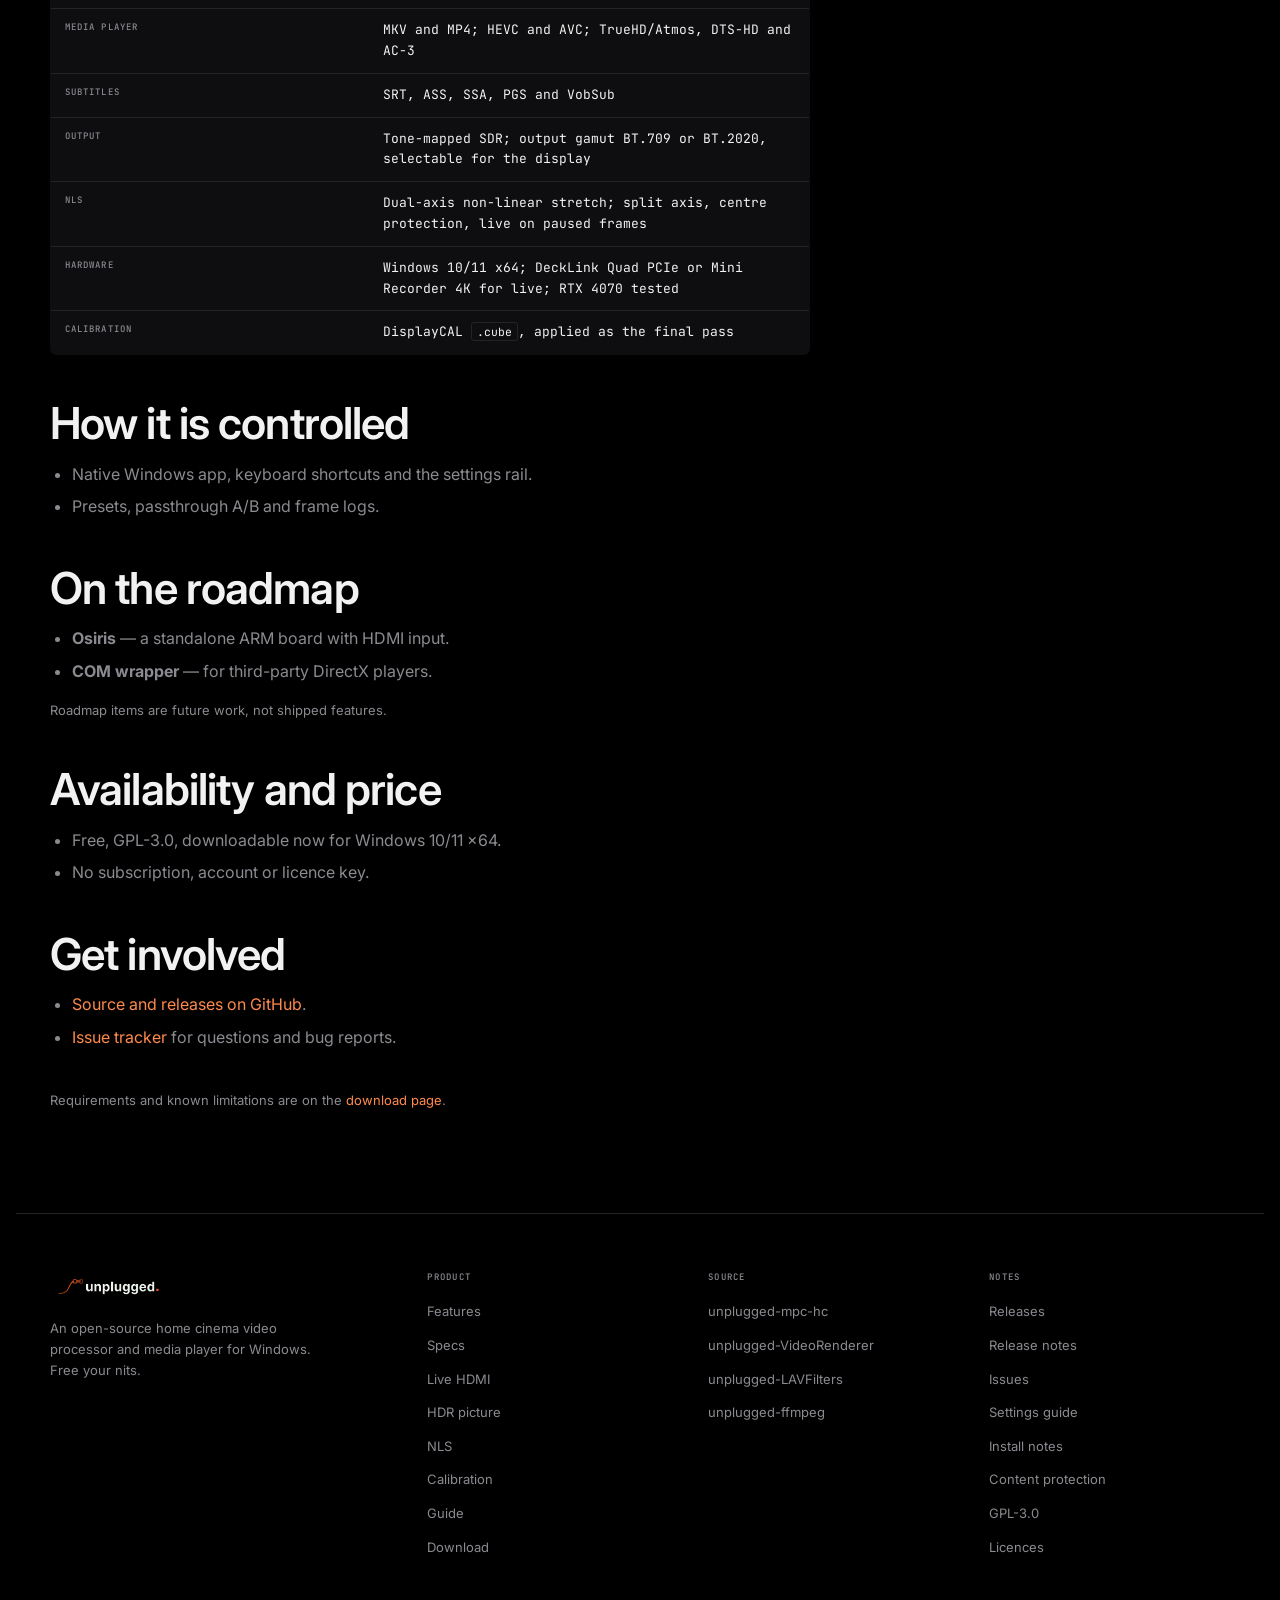
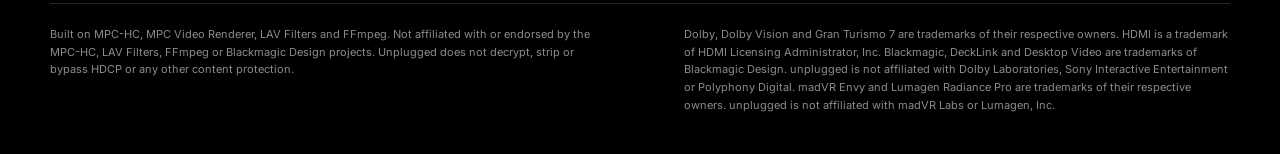
<file: website/specs.html>
<!DOCTYPE html>
<html lang="en">
<head>
<meta charset="utf-8">
<meta name="viewport" content="width=device-width, initial-scale=1, viewport-fit=cover">
<title>Specs — real-time HDR video processor — unplugged</title>
<meta name="description" content="Unplugged specs: real-time HDR tone mapping, live HDMI, media player, Zion ML grade, display calibration and requirements for Windows 10/11.">
<link rel="canonical" href="https://www.unpluggedvideo.com/specs">
<meta property="og:url" content="https://www.unpluggedvideo.com/specs">
<meta name="theme-color" content="#000000">
<meta property="og:type" content="article">
<meta property="og:site_name" content="unplugged">
<meta property="og:title" content="Unplugged specs — real-time HDR video processing">
<meta property="og:description" content="Real-time HDR tone mapping, live HDMI, media player, ML grade and calibration on Windows.">
<link rel="icon" href="assets/brand/png/unplugged-icon-32.png" sizes="32x32">
<link rel="icon" href="assets/brand/ico/unplugged.ico" sizes="any">
<link rel="apple-touch-icon" href="assets/brand/png/unplugged-icon-512.png">
<link rel="preconnect" href="https://fonts.googleapis.com">
<link rel="preconnect" href="https://fonts.gstatic.com" crossorigin>
<link rel="stylesheet" href="https://fonts.googleapis.com/css2?family=Inter:wght@400;500;600;700&family=JetBrains+Mono:wght@400;500&display=swap">
<link rel="stylesheet" href="styles.css">
</head>
<body>
<a class="skip" href="#main">Skip to content</a>

<header class="site-head">
  <div class="wrap head-in">
    <a class="brand" href="index.html" aria-label="unplugged home">
      <img src="assets/brand/wordmark/unplugged-wordmark.png" alt="unplugged" width="176" height="26">
    </a>
    <nav id="primary-nav" aria-label="Primary">
      <ul class="nav-links">
        <li><a href="index.html#features">Features</a></li>
        <li><a href="specs.html">Specs</a></li>
        <li><a href="decklink-capture.html">Live HDMI</a></li>
        <li><a href="hdr-tone-mapping.html">HDR picture</a></li>
        <li><a href="non-linear-stretch.html">NLS</a></li>
        <li><a href="calibration.html">Calibration</a></li>
        <li><a href="guide.html">Guide</a></li>
      </ul>
    </nav>
    <span class="head-spacer"></span>
    <a class="btn small head-cta" href="download.html">Download free</a>
    <button class="nav-toggle" type="button" aria-expanded="false" aria-controls="primary-nav" aria-label="Menu">
      <svg viewBox="0 0 20 20" fill="none" stroke="currentColor" stroke-width="1.6" aria-hidden="true">
        <path d="M3 5h14M3 10h14M3 15h14"/>
      </svg>
    </button>
  </div>
</header>

<main id="main">

  <section class="page-hero wrap">
    <div class="crumbs"><a href="index.html">unplugged</a><span>/</span><span>Specs</span></div>
    <p class="eyebrow"><span class="dot"></span> Specs · real time</p>
    <h1>Real-time HDR processing.</h1>
    <p class="lede">A real-time video processor and media player for Windows. Free, open source, and built on the PC you already own.</p>
    <div class="actions">
      <a class="btn" href="download.html">Download free</a>
      <a class="btn ghost" href="#real-time">How real time works</a>
    </div>
  </section>

  <section class="section wrap specs-body">
    <div class="prose">
      <h2 id="real-time">Real time</h2>
      <div class="callout">
        <strong>Every frame is processed as it arrives.</strong> DeckLink capture → GPU tone mapping and grade → display. No re-encoding, no export, no cloud round-trip.
      </div>
      <ul>
        <li><strong>Per-frame processing.</strong> Tone mapping and the Zion grade run on every frame.</li>
        <li><strong>GPU pipeline.</strong> The renderer draws the graded frame; the ML tree inference runs on the CPU in well under a frame.</li>
        <li><strong>Pull-based live ingest.</strong> No read-ahead queue; late frames are dropped rather than queued.</li>
        <li><strong>Live and files.</strong> The same real-time pipeline runs for HDMI capture and local playback.</li>
      </ul>

      <h2>What it is</h2>
      <ul>
        <li>A real-time video processor and media player for Windows 10/11.</li>
        <li>Free and open source, GPL-3.0.</li>
        <li>Runs on a PC you already own. A DeckLink card adds live HDMI; file playback needs no capture card.</li>
      </ul>

      <h2>What it does</h2>
      <ul>
        <li>Scene-by-scene HDR tone mapping: Unplugged and GT7 Adapt.</li>
        <li>Zion ML grade: three models, 1,700 trees, 88 features per frame.</li>
        <li>Sky and person segmentation for highlight and skin protection.</li>
        <li>NLS (non-linear stretch): dual-axis, split and centre protection for scope screens.</li>
        <li>Measured display target and DisplayCAL <code>.cube</code> calibration.</li>
        <li>Deband and adaptive sharpen.</li>
        <li>Media player with subtitle and audio-track switching.</li>
        <li>Presets, passthrough A/B and frame logs.</li>
      </ul>

      <h2>What it supports</h2>
      <table class="spec">
        <tbody>
          <tr><th>Live input</th><td>4K HDR10 / HLG / Dolby Vision over HDMI, unencrypted</td></tr>
          <tr><th>Media player</th><td>MKV and MP4; HEVC and AVC; TrueHD/Atmos, DTS-HD and AC-3</td></tr>
          <tr><th>Subtitles</th><td>SRT, ASS, SSA, PGS and VobSub</td></tr>
          <tr><th>Output</th><td>Tone-mapped SDR; output gamut BT.709 or BT.2020, selectable for the display</td></tr>
          <tr><th>NLS</th><td>Dual-axis non-linear stretch; split axis, centre protection, live on paused frames</td></tr>
          <tr><th>Hardware</th><td>Windows 10/11 x64; DeckLink Quad PCIe or Mini Recorder 4K for live; RTX 4070 tested</td></tr>
          <tr><th>Calibration</th><td>DisplayCAL <code>.cube</code>, applied as the final pass</td></tr>
        </tbody>
      </table>

      <h2>How it is controlled</h2>
      <ul>
        <li>Native Windows app, keyboard shortcuts and the settings rail.</li>
        <li>Presets, passthrough A/B and frame logs.</li>
      </ul>

      <h2>On the roadmap</h2>
      <ul>
        <li><strong>Osiris</strong> — a standalone ARM board with HDMI input.</li>
        <li><strong>COM wrapper</strong> — for third-party DirectX players.</li>
      </ul>
      <p class="fine">Roadmap items are future work, not shipped features.</p>

      <h2>Availability and price</h2>
      <ul>
        <li>Free, GPL-3.0, downloadable now for Windows 10/11 x64.</li>
        <li>No subscription, account or licence key.</li>
      </ul>

      <h2>Get involved</h2>
      <ul>
        <li><a href="https://github.com/spedagadi/unplugged-mpc-hc">Source and releases on GitHub</a>.</li>
        <li><a href="https://github.com/spedagadi/unplugged-mpc-hc/issues">Issue tracker</a> for questions and bug reports.</li>
      </ul>

      <p class="fine" style="margin-top: 40px;">Requirements and known limitations are on the <a href="download.html#requirements">download page</a>.</p>
    </div>
  </section>

</main>

<footer class="site-foot">
  <div class="wrap">
    <div class="foot-grid">
      <div class="foot-brand">
        <img src="assets/brand/wordmark/unplugged-wordmark.png" alt="unplugged" width="150" height="22">
        <p>An open-source home cinema video processor and media player for Windows. Free your nits.</p>
      </div>
      <div class="foot-col">
        <h4>Product</h4>
        <ul>
          <li><a href="index.html#features">Features</a></li>
          <li><a href="specs.html">Specs</a></li>
          <li><a href="decklink-capture.html">Live HDMI</a></li>
          <li><a href="hdr-tone-mapping.html">HDR picture</a></li>
          <li><a href="non-linear-stretch.html">NLS</a></li>
          <li><a href="calibration.html">Calibration</a></li>
          <li><a href="guide.html">Guide</a></li>
          <li><a href="download.html">Download</a></li>
        </ul>
      </div>
      <div class="foot-col">
        <h4>Source</h4>
        <ul>
          <li><a href="https://github.com/spedagadi/unplugged-mpc-hc">unplugged-mpc-hc</a></li>
          <li><a href="https://github.com/spedagadi/unplugged-VideoRenderer">unplugged-VideoRenderer</a></li>
          <li><a href="https://github.com/spedagadi/unplugged-LAVFilters">unplugged-LAVFilters</a></li>
          <li><a href="https://github.com/spedagadi/unplugged-ffmpeg">unplugged-ffmpeg</a></li>
        </ul>
      </div>
      <div class="foot-col">
        <h4>Notes</h4>
        <ul>
          <li><a href="https://github.com/spedagadi/unplugged-mpc-hc/releases">Releases</a></li>
          <li><a href="download.html#release-notes">Release notes</a></li>
          <li><a href="https://github.com/spedagadi/unplugged-mpc-hc/issues">Issues</a></li>
          <li><a href="https://github.com/spedagadi/unplugged-mpc-hc/blob/zion-s3-shell/docs/settings-guide.md">Settings guide</a></li>
          <li><a href="download.html">Install notes</a></li>
          <li><a href="content-protection.html">Content protection</a></li>
          <li><a href="https://www.gnu.org/licenses/gpl-3.0.html">GPL-3.0</a></li>
          <li><a href="download.html#licences">Licences</a></li>
        </ul>
      </div>
    </div>
    <div class="legal">
      <p>Built on MPC-HC, MPC Video Renderer, LAV Filters and FFmpeg. Not affiliated with or endorsed by the MPC-HC, LAV Filters, FFmpeg or Blackmagic Design projects. Unplugged does not decrypt, strip or bypass HDCP or any other content protection.</p>
      <p>Dolby, Dolby Vision and Gran Turismo 7 are trademarks of their respective owners. HDMI is a trademark of HDMI Licensing Administrator, Inc. Blackmagic, DeckLink and Desktop Video are trademarks of Blackmagic Design. unplugged is not affiliated with Dolby Laboratories, Sony Interactive Entertainment or Polyphony Digital. madVR Envy and Lumagen Radiance Pro are trademarks of their respective owners. unplugged is not affiliated with madVR Labs or Lumagen, Inc.</p>
    </div>
  </div>
</footer>

<script src="site.js"></script>
</body>
</html>
</file>
<file: website/styles.css>
/* unplugged — website styles
   Tokens follow src/unplugged-ui/assets/brand/brand-spec.md.
   Dark-only by design: the product's canvas is true black. */

:root {
  --bg: #000000;
  --panel: #0e0e10;
  --panel-2: #141416;
  --border: #242428;
  --border-2: #35353b;
  --text: #f2f2f2;
  --muted: #8a8a90;
  --accent: #e8551f;
  --accent-bright: #ff8a4c;
  --spark: #ff7a3d;
  --ok: #4cc38a;
  --warn: #e8b44a;
  --font: "Inter", "Segoe UI", system-ui, -apple-system, sans-serif;
  --mono: "JetBrains Mono", "Cascadia Code", ui-monospace, SFMono-Regular, Menlo, monospace;
  --wrap: 1180px;
  --r: 6px;
  color-scheme: dark;
}

*,
*::before,
*::after { box-sizing: border-box; }

html { -webkit-text-size-adjust: 100%; scroll-behavior: smooth; }

body {
  margin: 0;
  background: var(--bg);
  color: var(--text);
  font-family: var(--font);
  font-size: 16px;
  line-height: 1.6;
  padding-left: max(16px, env(safe-area-inset-left, 0px));
  padding-right: max(16px, env(safe-area-inset-right, 0px));
  -webkit-font-smoothing: antialiased;
}

body::before {
  content: "";
  position: fixed;
  inset: 0 0 auto;
  height: env(safe-area-inset-top, 0px);
  background: var(--bg);
  z-index: 60;
}

img, svg { display: block; max-width: 100%; }

a { color: var(--accent-bright); text-decoration: none; }
a:hover { text-decoration: underline; text-underline-offset: 3px; }

::selection { background: var(--accent); color: #000; }

:focus-visible {
  outline: 2px solid var(--accent-bright);
  outline-offset: 3px;
  border-radius: 2px;
}

.wrap { max-width: var(--wrap); margin-inline: auto; }

.skip {
  position: absolute;
  left: -999px;
  top: 0;
  background: var(--accent);
  color: #000;
  padding: 10px 16px;
  z-index: 100;
  font-weight: 600;
}
.skip:focus { left: 8px; top: 8px; }

/* ---------- header ---------- */

.site-head {
  position: sticky;
  top: env(safe-area-inset-top, 0px);
  z-index: 50;
  background: var(--bg);
  border-bottom: 1px solid var(--border);
}

.head-in {
  display: flex;
  align-items: center;
  gap: 28px;
  min-height: 68px;
}

.brand { display: inline-flex; align-items: center; flex: 0 0 auto; }
.brand img { height: 40px; width: auto; }
.brand:hover { text-decoration: none; }

.nav-links {
  display: flex;
  align-items: center;
  gap: 24px;
  list-style: none;
  margin: 0;
  padding: 0;
}

.nav-links a {
  color: var(--muted);
  font-size: 14px;
  font-weight: 500;
  white-space: nowrap;
}
.nav-links a:hover,
.nav-links a[aria-current="page"] { color: var(--text); text-decoration: none; }

.head-spacer { flex: 1 1 auto; }

.nav-toggle {
  display: none;
  align-items: center;
  justify-content: center;
  width: 40px;
  height: 40px;
  padding: 0;
  background: transparent;
  border: 1px solid var(--border);
  border-radius: var(--r);
  color: var(--text);
  cursor: pointer;
}
.nav-toggle svg { width: 18px; height: 18px; }
.nav-toggle:hover { border-color: var(--border-2); }

/* ---------- buttons ---------- */

.btn {
  display: inline-flex;
  align-items: center;
  justify-content: center;
  gap: 8px;
  min-height: 44px;
  padding: 10px 20px;
  border: 1px solid var(--accent);
  border-radius: 4px;
  background: var(--accent);
  color: #000;
  font-family: var(--font);
  font-size: 14px;
  font-weight: 600;
  letter-spacing: 0.01em;
  line-height: 1.2;
  cursor: pointer;
  white-space: nowrap;
}
.btn:hover { background: var(--accent-bright); border-color: var(--accent-bright); text-decoration: none; }

.btn.ghost {
  background: transparent;
  border-color: var(--border-2);
  color: var(--text);
}
.btn.ghost:hover { background: var(--panel); border-color: var(--accent); color: var(--text); }

.btn.small { min-height: 36px; padding: 7px 14px; font-size: 13px; }

.actions { display: flex; flex-wrap: wrap; gap: 12px; }

/* ---------- type ---------- */

h1, h2, h3 {
  margin: 0;
  font-weight: 600;
  letter-spacing: -0.02em;
  line-height: 1.1;
  text-wrap: balance;
}

h1 { font-size: clamp(38px, 5.4vw, 66px); letter-spacing: -0.035em; }
h2 { font-size: clamp(28px, 3.6vw, 44px); }
h3 { font-size: 19px; letter-spacing: -0.01em; line-height: 1.3; }

p { margin: 0; }

.eyebrow {
  display: flex;
  align-items: center;
  gap: 9px;
  margin: 0 0 18px;
  font-family: var(--mono);
  font-size: 11px;
  font-weight: 500;
  letter-spacing: 0.15em;
  text-transform: uppercase;
  color: var(--muted);
}
.eyebrow .dot {
  width: 6px;
  height: 6px;
  border-radius: 50%;
  background: var(--accent);
  flex: 0 0 auto;
}

.lede {
  font-size: clamp(17px, 1.8vw, 20px);
  line-height: 1.65;
  color: var(--muted);
  max-width: 62ch;
}

.fine { font-size: 13px; color: var(--muted); }
.mono { font-family: var(--mono); font-variant-numeric: tabular-nums; }
.accent { color: var(--accent-bright); }

/* ---------- hero ---------- */

.hero {
  padding-block: 76px 40px;
}
.hero > *,
.split > *,
.download > * { min-width: 0; }

.hero-copy { min-width: 0; max-width: 800px; }
.hero-copy h1 { margin-bottom: 22px; }
.hero-copy .lede { margin-bottom: 30px; }
.hero-copy .fine { margin-top: 18px; }

.hero-quote {
  max-width: 58ch;
  margin: 22px 0 0;
  padding-left: 14px;
  border-left: 2px solid var(--accent);
  color: var(--muted);
  font-size: 14px;
  line-height: 1.55;
}
.hero-quote cite {
  display: block;
  margin-top: 6px;
  font-family: var(--mono);
  font-size: 10px;
  font-style: normal;
  letter-spacing: 0.08em;
  text-transform: uppercase;
  color: var(--muted);
}

.hero-shot {
  margin: 0 auto 48px;
  border: 1px solid var(--border);
  border-radius: var(--r);
  background: var(--panel);
  overflow: hidden;
}
.hero-shot picture { display: block; }
.hero-shot img { display: block; width: 100%; height: auto; }
.hero-shot figcaption {
  display: flex;
  flex-wrap: wrap;
  justify-content: space-between;
  gap: 6px 12px;
  padding: 10px 14px;
  border-top: 1px solid var(--border);
  font-family: var(--mono);
  font-size: 10px;
  letter-spacing: 0.06em;
  color: var(--muted);
}

/* picture pipeline */

.pipeline {
  min-width: 0;
  width: 100%;
  border: 1px solid var(--border);
  border-radius: var(--r);
  background: var(--panel);
  overflow: hidden;
}

.pipe-head {
  display: flex;
  align-items: center;
  justify-content: space-between;
  gap: 12px;
  padding: 11px 16px;
  border-bottom: 1px solid var(--border);
  font-family: var(--mono);
  font-size: 10px;
  letter-spacing: 0.12em;
  text-transform: uppercase;
  color: var(--muted);
}

.pipe-row {
  display: grid;
  grid-template-columns: auto minmax(0, 1fr) auto;
  gap: 14px;
  align-items: center;
  padding: 14px 16px;
}
.pipe-row + .pipe-row { border-top: 1px solid var(--border); }

.pipe-step {
  font-family: var(--mono);
  font-size: 10px;
  letter-spacing: 0.08em;
  color: var(--accent);
}

.pipe-name { display: block; font-size: 14px; font-weight: 500; }
.pipe-note {
  display: block;
  margin-top: 2px;
  font-family: var(--mono);
  font-size: 10px;
  color: var(--muted);
}

.hero-visual-note {
  margin-top: 10px;
  font-family: var(--mono);
  font-size: 10px;
  letter-spacing: 0.06em;
  color: var(--muted);
}

/* ---------- chain ---------- */

.chain {
  display: flex;
  flex-wrap: wrap;
  align-items: center;
  gap: 8px 12px;
  padding: 14px 16px;
  border-top: 1px solid var(--border);
  border-bottom: 1px solid var(--border);
  font-family: var(--mono);
  font-size: 10px;
  letter-spacing: 0.1em;
  text-transform: uppercase;
  color: var(--muted);
}
.chain b {
  font-weight: 500;
  color: var(--text);
  border: 1px solid var(--border);
  border-radius: 3px;
  padding: 3px 8px;
  background: var(--panel);
}
.chain i { font-style: normal; color: var(--accent); }
.chain-label {
  font-family: var(--mono);
  font-size: 10px;
  letter-spacing: 0.14em;
  text-transform: uppercase;
  color: var(--muted);
  margin-right: 4px;
}

.step-num {
  display: block;
  margin-bottom: 14px;
  font-family: var(--mono);
  font-size: 26px;
  line-height: 1;
  letter-spacing: 0.04em;
  color: var(--accent);
}

/* ---------- sections ---------- */

.section { padding-block: 88px; border-bottom: 1px solid var(--border); }
.section:last-of-type { border-bottom: 0; }
.specs-body { padding-top: 32px; }
.specs-body .prose > h2:first-child { margin-top: 0; }
.section-head { max-width: 760px; margin-bottom: 44px; }
.section-head .lede { margin-top: 18px; }

.grid-2 { display: grid; grid-template-columns: repeat(2, minmax(0, 1fr)); gap: 20px; }
.grid-3 { display: grid; grid-template-columns: repeat(3, minmax(0, 1fr)); gap: 20px; }

.card {
  min-width: 0;
  padding: 26px;
  border: 1px solid var(--border);
  border-radius: var(--r);
  background: var(--panel);
}
.card h3 { margin-bottom: 10px; }
.card p { color: var(--muted); font-size: 15px; }
.card p + p { margin-top: 12px; }
.card .tag {
  display: inline-block;
  margin-bottom: 14px;
  font-family: var(--mono);
  font-size: 10px;
  letter-spacing: 0.12em;
  text-transform: uppercase;
  color: var(--accent-bright);
}
.card ul { margin: 12px 0 0; padding-left: 18px; color: var(--muted); font-size: 15px; }
.card li + li { margin-top: 6px; }
.card a { font-size: 14px; font-weight: 500; }
.card .more { display: inline-block; margin-top: 16px; }

.split {
  display: grid;
  grid-template-columns: minmax(0, 1fr) minmax(0, 1fr);
  gap: 56px;
  align-items: center;
}
.split-copy { min-width: 0; }
.split-copy h2 { margin-bottom: 18px; }
.split-copy .lede { margin-bottom: 22px; }

/* port list */

.ports {
  border: 1px solid var(--border);
  border-radius: var(--r);
  background: var(--panel);
  overflow: hidden;
}
.ports-head,
.port {
  display: grid;
  grid-template-columns: minmax(0, 1fr) auto;
  gap: 16px;
  align-items: center;
  padding: 14px 18px;
}
.ports-head {
  border-bottom: 1px solid var(--border);
  font-family: var(--mono);
  font-size: 9px;
  letter-spacing: 0.14em;
  text-transform: uppercase;
  color: var(--muted);
}
.port + .port { border-top: 1px solid var(--border); }
.port-name { font-size: 14px; font-weight: 500; }
.port-sub { display: block; font-family: var(--mono); font-size: 10px; color: var(--muted); margin-top: 2px; }
.badge {
  display: inline-flex;
  align-items: center;
  gap: 6px;
  padding: 3px 8px;
  border: 1px solid var(--border-2);
  border-radius: 3px;
  font-family: var(--mono);
  font-size: 9px;
  letter-spacing: 0.1em;
  text-transform: uppercase;
  color: var(--muted);
  white-space: nowrap;
}
.badge.lock { color: var(--text); }
.badge.lock::before {
  content: "";
  width: 5px;
  height: 5px;
  border-radius: 50%;
  background: var(--ok);
}
.badge.hdr { color: var(--accent-bright); border-color: #4a2a1a; }
.badge.off::before {
  content: "";
  width: 5px;
  height: 5px;
  border-radius: 50%;
  background: var(--border-2);
}

/* nls diagram */

.figure {
  border: 1px solid var(--border);
  border-radius: var(--r);
  background: var(--panel);
  padding: 22px;
}
.figure svg { width: 100%; height: auto; }
.figure figcaption {
  margin-top: 14px;
  font-family: var(--mono);
  font-size: 10px;
  letter-spacing: 0.06em;
  color: var(--muted);
  line-height: 1.6;
}

/* before/after comparison slider */

.ba { margin: 36px 0 0; }
.ba-frame {
  position: relative;
  aspect-ratio: 16 / 9;
  overflow: hidden;
  border: 1px solid var(--border);
  border-radius: var(--r);
  background: #000;
  touch-action: pan-y;
}
.ba-img {
  position: absolute;
  inset: 0;
  display: block;
  width: 100%;
  height: 100%;
  object-fit: cover;
}
.ba-off { clip-path: inset(0 calc(100% - var(--ba-pos, 50%)) 0 0); }
.ba-range {
  position: absolute;
  inset: 0;
  z-index: 3;
  width: 100%;
  height: 100%;
  margin: 0;
  opacity: 0;
  cursor: ew-resize;
}
.ba-range:focus-visible ~ .ba-handle::after {
  box-shadow: 0 0 0 3px var(--accent-bright);
}
.ba-handle {
  position: absolute;
  top: 0;
  bottom: 0;
  left: var(--ba-pos, 50%);
  z-index: 2;
  width: 2px;
  background: var(--accent-bright);
  transform: translateX(-1px);
  pointer-events: none;
}
.ba-handle::after {
  content: "";
  position: absolute;
  top: 50%;
  left: 50%;
  width: 30px;
  height: 30px;
  border: 2px solid #000;
  border-radius: 50%;
  background: var(--accent);
  box-shadow: 0 0 0 2px var(--accent-bright);
  transform: translate(-50%, -50%);
}
.ba-label {
  position: absolute;
  top: 12px;
  z-index: 4;
  padding: 4px 8px;
  border: 1px solid var(--border-2);
  border-radius: 3px;
  background: rgba(0, 0, 0, 0.65);
  color: var(--text);
  font-family: var(--mono);
  font-size: 9px;
  letter-spacing: 0.1em;
  text-transform: uppercase;
  pointer-events: none;
}
.ba-label-off { left: 12px; }
.ba-label-on { right: 12px; }
.ba figcaption {
  margin-top: 10px;
  font-family: var(--mono);
  font-size: 10px;
  letter-spacing: 0.06em;
  color: var(--muted);
}

/* repo list */

.repos { list-style: none; margin: 0; padding: 0; border: 1px solid var(--border); border-radius: var(--r); overflow: hidden; }
.repos li { display: grid; grid-template-columns: minmax(0, 1fr) auto; gap: 16px; align-items: center; padding: 14px 18px; background: var(--panel); }
.repos li + li { border-top: 1px solid var(--border); }
.repo-name { font-family: var(--mono); font-size: 13px; overflow-wrap: anywhere; }
.repo-note { font-size: 13px; color: var(--muted); }
.repos a { font-size: 13px; font-weight: 500; white-space: nowrap; }

/* requirements / limits */

.list-block { min-width: 0; }
.list-block h3 { margin-bottom: 14px; }
.list-block ul { margin: 0; padding-left: 18px; color: var(--muted); font-size: 15px; }
.list-block li + li { margin-top: 8px; }
.list-block strong { color: var(--text); font-weight: 500; }

/* faq */

.faq { border-top: 1px solid var(--border); }
.faq details { border-bottom: 1px solid var(--border); }
.faq summary {
  display: flex;
  justify-content: space-between;
  align-items: center;
  gap: 20px;
  padding: 18px 0;
  font-size: 16px;
  font-weight: 500;
  cursor: pointer;
  list-style: none;
}
.faq summary::-webkit-details-marker { display: none; }
.faq summary::after {
  content: "+";
  font-family: var(--mono);
  font-size: 18px;
  color: var(--accent);
  flex: 0 0 auto;
}
.faq details[open] summary::after { content: "−"; }
.faq details p { padding: 0 0 20px; color: var(--muted); max-width: 78ch; }

/* download */

.download {
  display: grid;
  grid-template-columns: minmax(0, 1.1fr) minmax(0, 0.9fr);
  gap: 48px;
  align-items: center;
  padding-block: 88px;
}

.spec {
  width: 100%;
  border-collapse: collapse;
  border: 1px solid var(--border);
  border-radius: var(--r);
  overflow: hidden;
  background: var(--panel);
  font-size: 13px;
}
.spec th, .spec td { padding: 11px 14px; text-align: left; border-bottom: 1px solid var(--border); vertical-align: top; }
.spec tr:last-child th, .spec tr:last-child td { border-bottom: 0; }
.spec th {
  width: 42%;
  font-family: var(--mono);
  font-size: 9px;
  letter-spacing: 0.12em;
  text-transform: uppercase;
  color: var(--muted);
  font-weight: 500;
}
.spec td { font-family: var(--mono); overflow-wrap: anywhere; }

/* mode comparison */

.compare-wrap {
  margin-top: 20px;
  border: 1px solid var(--border);
  border-radius: var(--r);
  background: var(--panel);
  overflow-x: auto;
}
.compare {
  width: 100%;
  min-width: 640px;
  border-collapse: collapse;
  font-size: 14px;
}
.compare th,
.compare td {
  padding: 12px 16px;
  text-align: left;
  vertical-align: top;
  border-bottom: 1px solid var(--border);
}
.compare tr:last-child th,
.compare tr:last-child td { border-bottom: 0; }
.compare thead th {
  font-family: var(--mono);
  font-size: 10px;
  letter-spacing: 0.12em;
  text-transform: uppercase;
  color: var(--muted);
  font-weight: 500;
}
.compare thead th + th { color: var(--text); }
.compare tbody th {
  width: 26%;
  font-family: var(--mono);
  font-size: 10px;
  letter-spacing: 0.1em;
  text-transform: uppercase;
  color: var(--muted);
  font-weight: 500;
}
.compare td { color: var(--muted); }
.compare-3 { min-width: 900px; }
.compare-3 tbody th { width: 18%; }

/* proof strip */

.proof-grid {
  display: grid;
  grid-template-columns: repeat(3, minmax(0, 1fr));
  gap: 1px;
  border: 1px solid var(--border);
  border-radius: var(--r);
  background: var(--border);
  overflow: hidden;
}
.proof-grid > div {
  min-width: 0;
  padding: 22px;
  background: var(--panel);
}
.proof-num {
  display: block;
  font-family: var(--mono);
  font-size: 28px;
  line-height: 1.1;
  color: var(--accent-bright);
  font-variant-numeric: tabular-nums;
}
.proof-label {
  display: block;
  margin-top: 6px;
  font-size: 13px;
  color: var(--muted);
}
.hash { font-size: 10px; line-height: 1.5; }

.copy-row { display: flex; flex-wrap: wrap; gap: 10px; align-items: center; }
.copy-status { font-family: var(--mono); font-size: 11px; color: var(--ok); min-height: 1.2em; }

/* footer */

.site-foot { border-top: 1px solid var(--border); padding-block: 56px 40px; }
.foot-grid {
  display: grid;
  grid-template-columns: minmax(0, 1.4fr) repeat(3, minmax(0, 1fr));
  gap: 40px;
}
.foot-brand img { height: 34px; width: auto; margin-bottom: 14px; }
.foot-brand p { font-size: 13px; color: var(--muted); max-width: 34ch; }
.foot-col h4 {
  margin: 0 0 14px;
  font-family: var(--mono);
  font-size: 9px;
  letter-spacing: 0.14em;
  text-transform: uppercase;
  color: var(--muted);
  font-weight: 500;
}
.foot-col ul { list-style: none; margin: 0; padding: 0; }
.foot-col li + li { margin-top: 8px; }
.foot-col a { color: var(--muted); font-size: 13px; }
.foot-col a:hover { color: var(--text); }
.legal {
  margin-top: 44px;
  padding-top: 22px;
  border-top: 1px solid var(--border);
  display: flex;
  flex-wrap: wrap;
  justify-content: space-between;
  gap: 12px 24px;
  font-size: 11px;
  color: var(--muted);
}
.legal p { max-width: 78ch; }

/* subpage hero */

.page-hero { padding-block: 64px 48px; border-bottom: 1px solid var(--border); }
.page-hero .lede { margin-top: 20px; }
.page-hero .actions { margin-top: 28px; }
.crumbs {
  display: flex;
  gap: 8px;
  margin-bottom: 22px;
  font-family: var(--mono);
  font-size: 10px;
  letter-spacing: 0.1em;
  text-transform: uppercase;
  color: var(--muted);
}
.crumbs a { color: var(--muted); }
.crumbs a:hover { color: var(--text); }

.prose { max-width: 760px; }
.prose h2 { margin: 44px 0 14px; }
.prose h3 { margin: 30px 0 10px; }
.prose p { color: var(--muted); margin-bottom: 14px; }
.prose p strong { color: var(--text); font-weight: 500; }
.prose ul, .prose ol { color: var(--muted); margin: 0 0 16px; padding-left: 22px; }
.prose li + li { margin-top: 7px; }
.prose code {
  font-family: var(--mono);
  font-size: 0.88em;
  color: var(--text);
  background: var(--panel);
  border: 1px solid var(--border);
  border-radius: 3px;
  padding: 1px 5px;
}

.callout {
  margin: 28px 0;
  padding: 18px 20px;
  border: 1px solid var(--border);
  border-left: 3px solid var(--accent);
  border-radius: 4px;
  background: var(--panel);
  color: var(--muted);
  font-size: 14px;
}
.callout strong { color: var(--text); font-weight: 500; }

.page-cta {
  margin-top: 56px;
  padding: 28px;
  border: 1px solid var(--border);
  border-radius: var(--r);
  background: var(--panel);
  display: flex;
  flex-wrap: wrap;
  align-items: center;
  justify-content: space-between;
  gap: 20px;
}
.page-cta h2 { font-size: 24px; }
.page-cta p { margin-top: 6px; color: var(--muted); font-size: 14px; }

/* guide */

.guide-layout {
  display: grid;
  grid-template-columns: 260px minmax(0, 1fr);
  gap: 56px;
  align-items: start;
}
.guide-toc {
  position: sticky;
  top: calc(68px + env(safe-area-inset-top, 0px) + 24px);
  max-height: calc(100vh - 120px);
  overflow-y: auto;
  padding-left: 18px;
  border-left: 1px solid var(--border);
}
.guide-toc-title {
  margin: 0 0 10px;
  font-family: var(--mono);
  font-size: 10px;
  letter-spacing: 0.14em;
  text-transform: uppercase;
  color: var(--muted);
}
.guide-toc ul { list-style: none; margin: 0; padding: 0; }
.guide-toc li { margin: 0 0 6px; }
.guide-toc a { display: block; color: var(--muted); font-size: 13px; line-height: 1.4; }
.guide-toc a:hover { color: var(--text); text-decoration: none; }
.guide-toc .toc-h3 { padding-left: 12px; }
.guide-toc .toc-h3 a { font-size: 12px; }

.guide-layout > * { min-width: 0; }
.guide-body { max-width: 820px; min-width: 0; }
.guide-body h2 {
  margin-top: 44px;
  padding-top: 20px;
  border-top: 1px solid var(--border);
}
.guide-body h2:first-child { margin-top: 0; padding-top: 0; border-top: 0; }
.guide-body h3 { margin-top: 28px; }
.guide-body h2, .guide-body h3 { scroll-margin-top: 96px; }
.guide-body p, .guide-body li { color: var(--muted); }
.guide-body strong { color: var(--text); font-weight: 500; }
.guide-body ul, .guide-body ol { color: var(--muted); }
.guide-body table { width: 100%; min-width: 520px; border-collapse: collapse; font-size: 14px; }
.table-wrap {
  margin: 18px 0;
  border: 1px solid var(--border);
  border-radius: var(--r);
  overflow-x: auto;
  max-width: 100%;
}
.guide-body th,
.guide-body td {
  padding: 10px 12px;
  border-bottom: 1px solid var(--border);
  text-align: left;
  vertical-align: top;
}
.guide-body tr:last-child th,
.guide-body tr:last-child td { border-bottom: 0; }
.guide-body th {
  font-family: var(--mono);
  font-size: 10px;
  letter-spacing: 0.1em;
  text-transform: uppercase;
  color: var(--muted);
  font-weight: 500;
  background: var(--panel);
}
.guide-body td { color: var(--muted); }
.guide-body td strong { color: var(--text); }
.guide-body blockquote {
  margin: 18px 0;
  padding: 14px 18px;
  border-left: 3px solid var(--accent);
  border-radius: 4px;
  background: var(--panel);
}
.guide-body blockquote p { margin: 0; }
.guide-body hr { margin: 32px 0; border: 0; border-top: 1px solid var(--border); }

/* search */

.search-toggle {
  display: inline-flex;
  align-items: center;
  justify-content: center;
  flex: 0 0 auto;
  width: 40px;
  height: 40px;
  padding: 0;
  border: 1px solid var(--border);
  border-radius: var(--r);
  background: transparent;
  color: var(--text);
  cursor: pointer;
}
.search-toggle:hover { border-color: var(--border-2); }
.search-toggle svg { width: 18px; height: 18px; }

html.search-open,
html.search-open body { overflow: hidden; }

.search-modal {
  position: fixed;
  inset: 0;
  z-index: 100;
  display: flex;
  align-items: flex-start;
  justify-content: center;
  padding: max(10vh, 72px) max(16px, env(safe-area-inset-left, 0px)) 16px;
  background: rgba(0, 0, 0, 0.78);
}
.search-modal[hidden] { display: none; }
.search-panel {
  display: flex;
  flex-direction: column;
  width: min(720px, 100%);
  max-height: min(72vh, 720px);
  border: 1px solid var(--border-2);
  border-radius: var(--r);
  background: var(--panel);
  overflow: hidden;
}
.search-form {
  display: flex;
  gap: 8px;
  padding: 12px;
  border-bottom: 1px solid var(--border);
}
.search-input {
  flex: 1 1 auto;
  min-width: 0;
  padding: 10px 12px;
  border: 1px solid var(--border);
  border-radius: 4px;
  background: var(--bg);
  color: var(--text);
  font: 16px/1.4 var(--font);
}
.search-input::placeholder { color: var(--muted); }
.search-input:focus { outline: 2px solid var(--accent); outline-offset: 1px; }
.search-close {
  flex: 0 0 auto;
  padding: 8px 12px;
  border: 1px solid var(--border-2);
  border-radius: 4px;
  background: transparent;
  color: var(--muted);
  font-family: var(--mono);
  font-size: 11px;
  cursor: pointer;
}
.search-close:hover { color: var(--text); }
.search-results { list-style: none; margin: 0; padding: 6px; overflow-y: auto; }
.search-result { display: block; padding: 12px; border-radius: 4px; }
.search-result:hover,
.search-result:focus { background: var(--panel-2); text-decoration: none; }
.sr-title { display: block; color: var(--text); font-size: 15px; font-weight: 500; }
.sr-section {
  display: block;
  margin-top: 2px;
  font-family: var(--mono);
  font-size: 10px;
  letter-spacing: 0.08em;
  text-transform: uppercase;
  color: var(--accent-bright);
}
.sr-excerpt { display: block; margin-top: 4px; color: var(--muted); font-size: 13px; line-height: 1.5; }
.search-empty { padding: 16px 12px; color: var(--muted); font-size: 14px; }
.search-hint {
  padding: 10px 14px;
  border-top: 1px solid var(--border);
  color: var(--muted);
  font-family: var(--mono);
  font-size: 10px;
  letter-spacing: 0.04em;
}

/* ---------- responsive ---------- */

@media (max-width: 1000px) {
  .hero { padding-block: 56px 28px; }
  .pipeline { max-width: 640px; }
  .proof-grid { grid-template-columns: repeat(2, minmax(0, 1fr)); }
  .guide-layout { grid-template-columns: 1fr; gap: 0; }
  .guide-toc { display: none; }
  .split { grid-template-columns: 1fr; gap: 32px; }
  .download { grid-template-columns: 1fr; gap: 32px; padding-block: 64px; }
  .foot-grid { grid-template-columns: 1fr 1fr; gap: 32px; }
}

@media (max-width: 900px) {
  .js .nav-links {
    display: none;
    position: absolute;
    left: 0;
    right: 0;
    top: 100%;
    flex-direction: column;
    align-items: stretch;
    gap: 0;
    padding: 8px 0;
    background: var(--bg);
    border-bottom: 1px solid var(--border);
  }
  .js .nav-open .nav-links { display: flex; }
  .js .nav-links a { display: block; padding: 12px 20px; font-size: 15px; }
  .nav-toggle { display: inline-flex; }
  .head-cta { display: none; }
  .head-in { position: relative; }
}

@media (max-width: 720px) {
  .section { padding-block: 60px; }
  .section-head { margin-bottom: 32px; }
  .grid-2, .grid-3 { grid-template-columns: 1fr; }
  .card { padding: 22px; }
  .foot-grid { grid-template-columns: 1fr; }
  .repos li { grid-template-columns: 1fr; gap: 4px; }
  .legal { flex-direction: column; }
  .page-cta { flex-direction: column; align-items: flex-start; }
  h1 { font-size: clamp(34px, 10vw, 46px); }
}

@media (prefers-reduced-motion: reduce) {
  html { scroll-behavior: auto; }
  *, *::before, *::after { animation-duration: 0.001ms !important; transition-duration: 0.001ms !important; }
}
</file>
